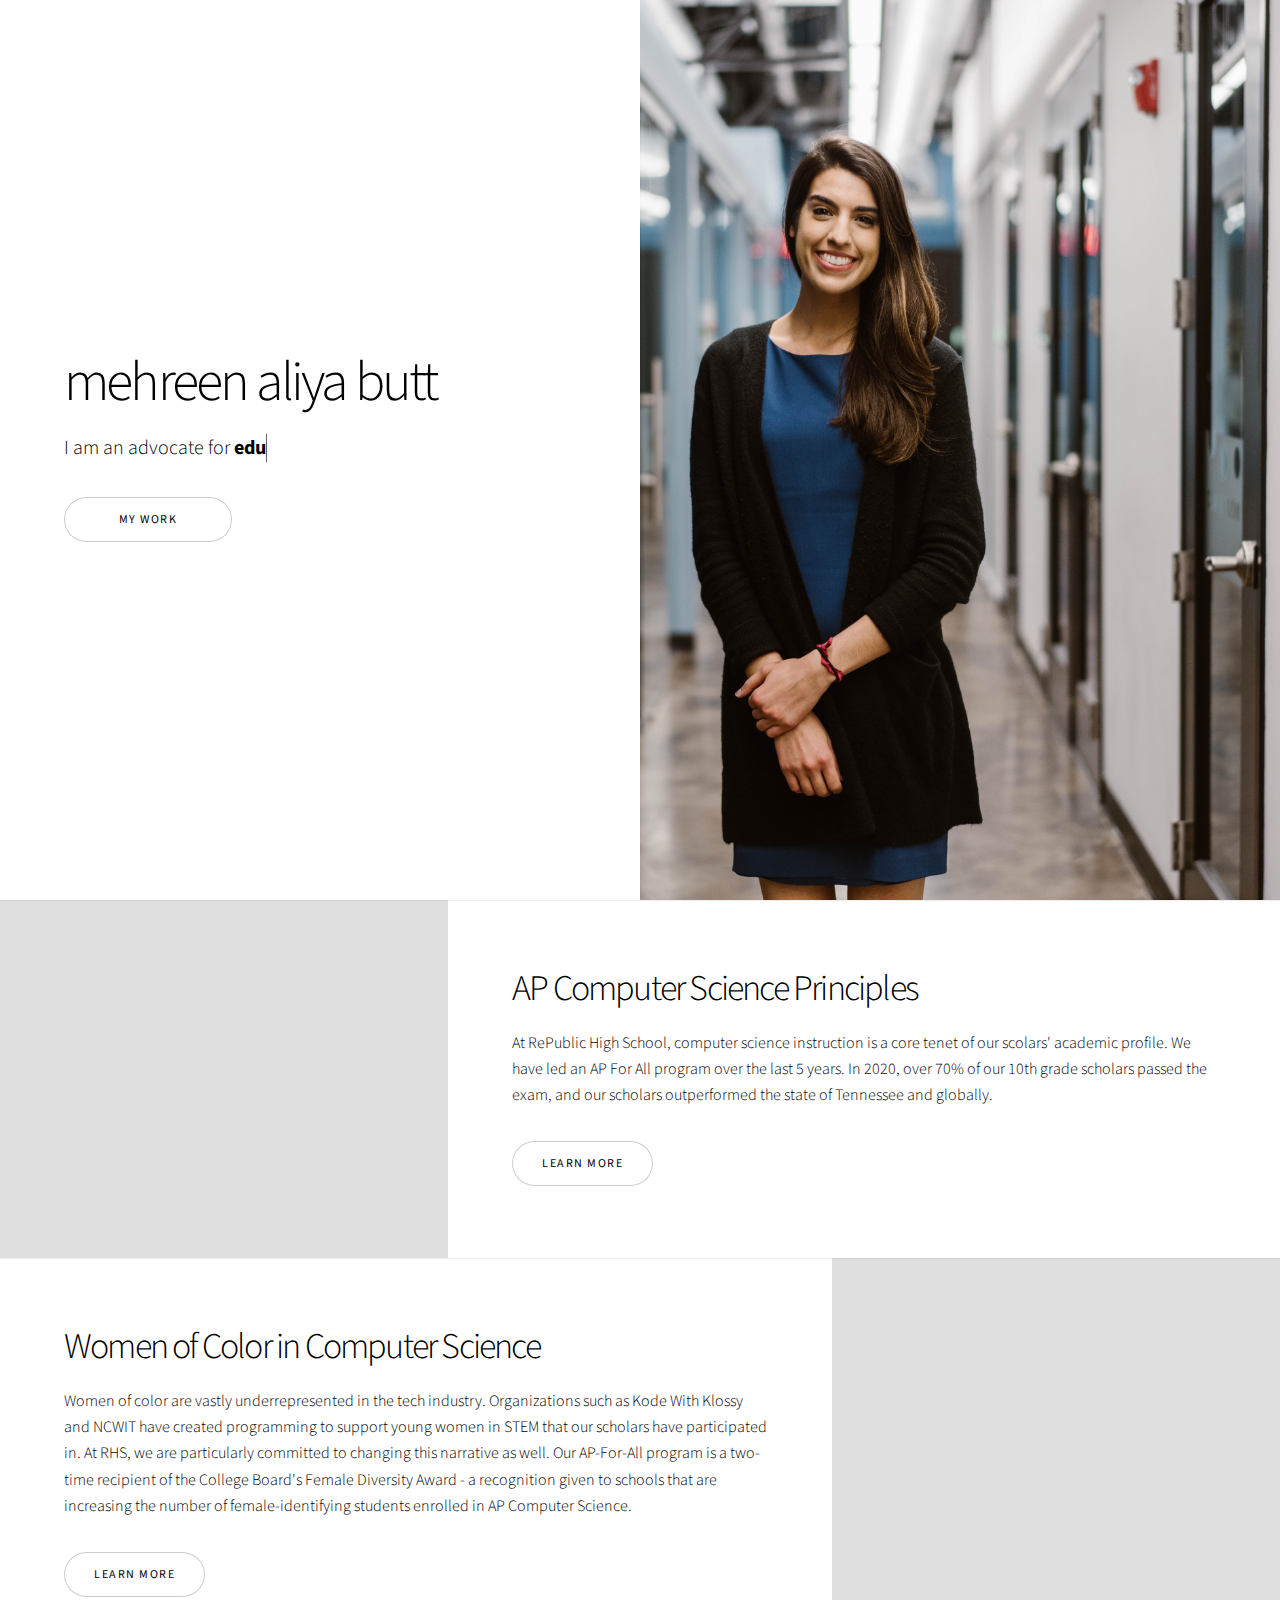
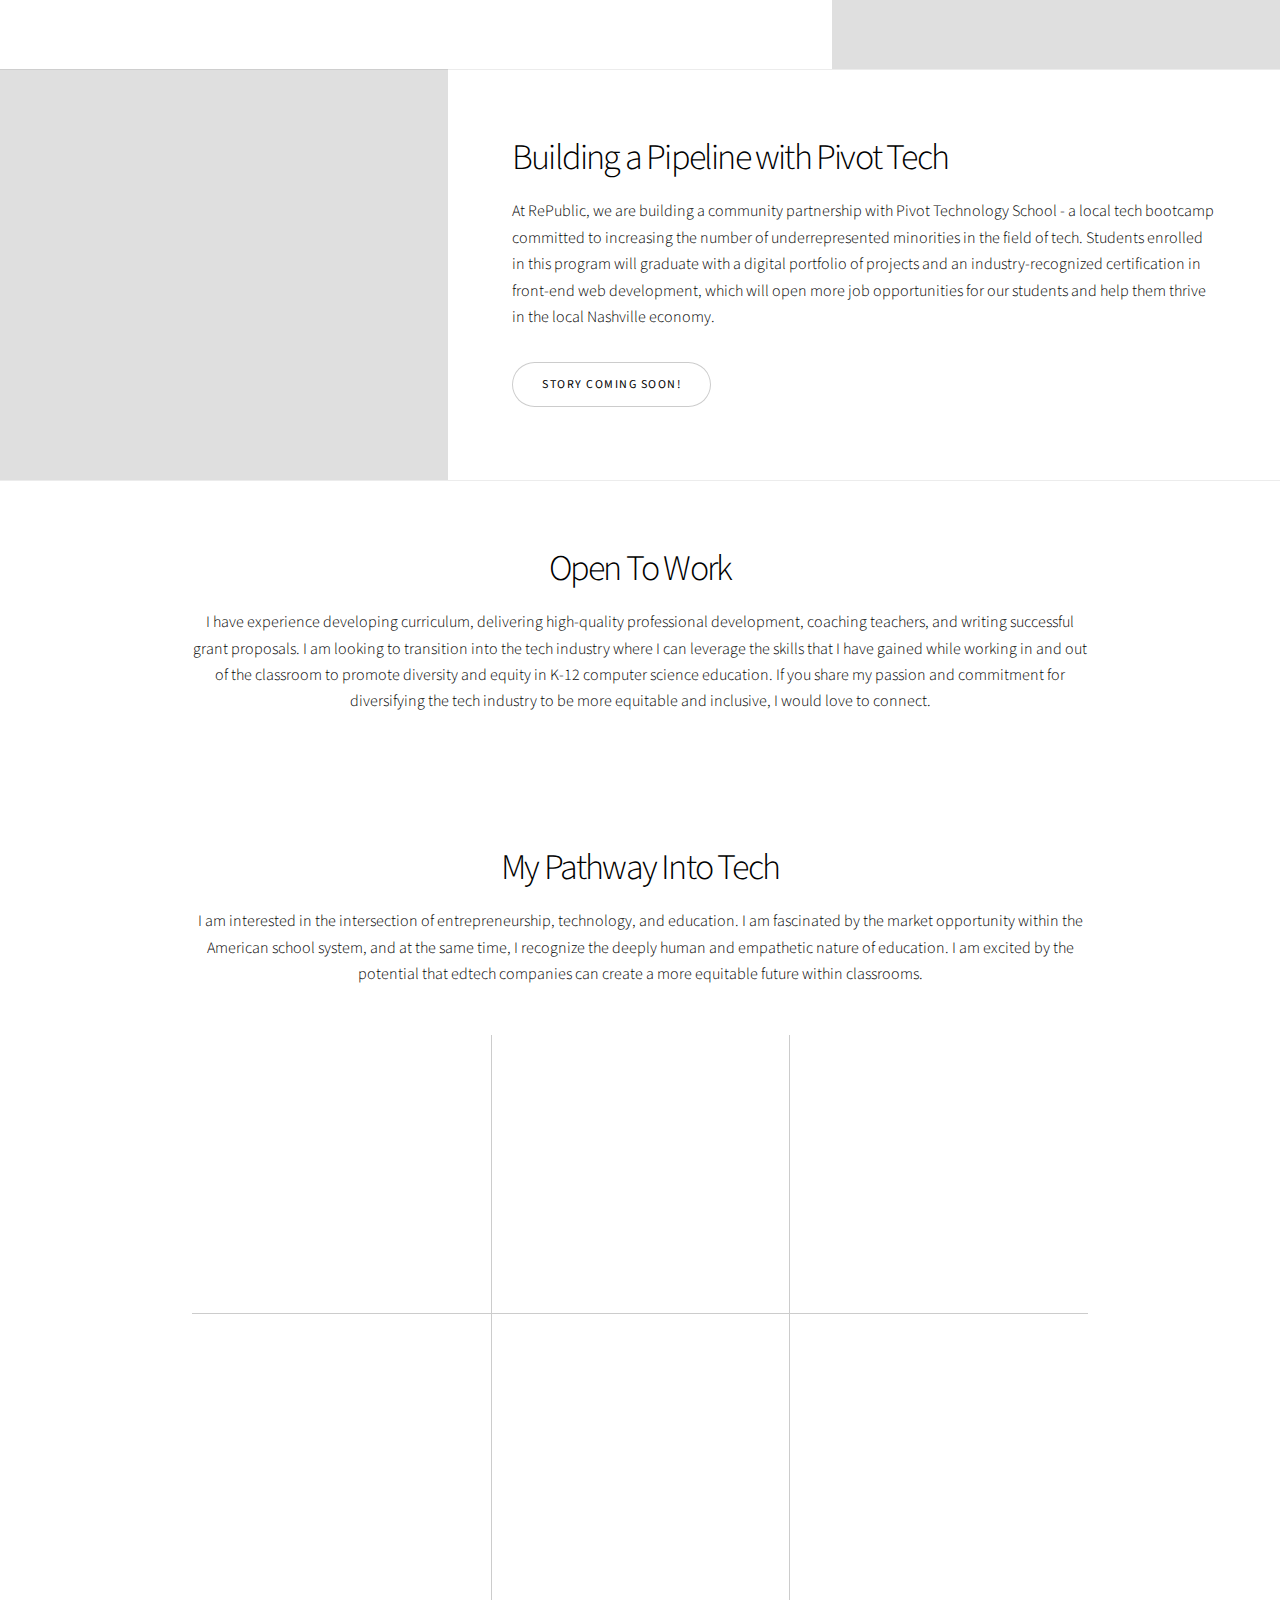
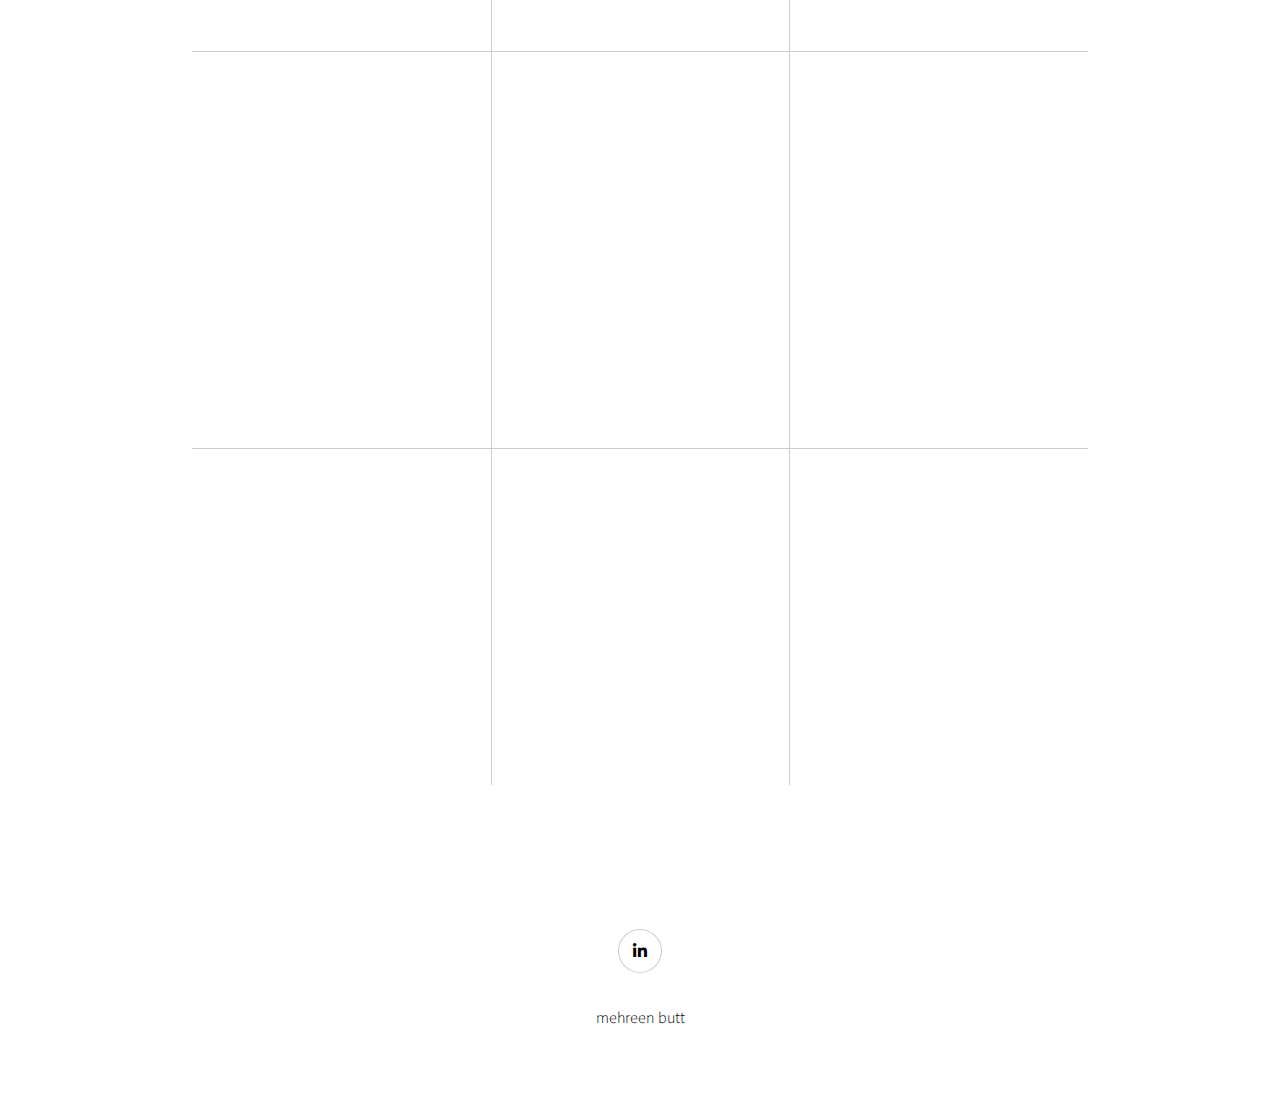
<file: index.html>
<!DOCTYPE HTML>
<!--
	Story by HTML5 UP
	html5up.net | @ajlkn
	Free for personal and commercial use under the CCA 3.0 license (html5up.net/license)
-->
<html>
	<head>
		<title>Mehreen Butt's Digital Portfolio</title>
		<meta charset="utf-8" />
		<meta name="viewport" content="width=device-width, initial-scale=1, user-scalable=no" />
		<link rel="stylesheet" href="assets/css/main.css" />
		<noscript><link rel="stylesheet" href="assets/css/noscript.css" /></noscript>
	</head>
	<body class="is-preload">

		<!-- Wrapper -->
			<div id="wrapper" class="divided">

				<!-- One -->
					<section class="banner style1 orient-left content-align-left image-position-right fullscreen onload-image-fade-in onload-content-fade-right">
						<div class="content">
							<h1>mehreen aliya butt</h1>
							<p class="major">I am an advocate for
			          <span id="advocate"
			             class="txt-rotate"
			             data-period="2000"
			             data-rotate='[ "education.", "diversity.", "equity.", "women.", "tech."]'>
			           </span></p>
							<ul class="actions stacked">
								<li><a href="#first" class="button big wide smooth-scroll-middle">My Work</a></li>
							</ul>
						</div>
						<div class="image">
							<img src="images/mehreen_butt.jpg" alt="" />
						</div>
					</section>

				<!-- Two -->
					<section class="spotlight style1 orient-right content-align-left image-position-center onscroll-image-fade-in" id="first">
						<div class="content">
							<h2>AP Computer Science Principles</h2>
							<p>At RePublic High School, computer science instruction is a core tenet of our scolars' academic profile. We have led an AP For All program over the last 5  years. In 2020, over 70% of our 10th grade scholars passed the exam, and our scholars outperformed the state of Tennessee and globally.</p>
							<ul class="actions stacked">
								<li><a href="https://republiccharterschools.org/blog/2020/7/28/celebrating-our-ap-computer-science-principles-results/" class="button" target="_blank">Learn More</a></li>
							</ul>
						</div>

						<div class="image">
							<img src="images/ap_results.jpg" alt="ap results picture" />
						</div>
					</section>

				<!-- Three -->
					<section class="spotlight style1 orient-left content-align-left image-position-center onscroll-image-fade-in">
						<div class="content">
							<h2>Women of Color in Computer Science</h2>
							<p>Women of color are vastly underrepresented in the tech industry. Organizations such as Kode With Klossy and NCWIT have created programming to support young women in STEM that our scholars have participated in. At RHS, we are particularly committed to changing this narrative as well. Our AP-For-All program is a two-time recipient of the College Board's Female Diversity Award - a recognition given to schools that are increasing the number of female-identifying students enrolled in AP Computer Science.</p>
							<ul class="actions stacked">
								<li><a href="https://republiccharterschools.org/blog/2019/04/02/mirrors-in-coding-what-it-means-to-have-women-of-color-teach-scholars-of-color-to-code/" class="button" target="_blank">Learn More</a></li>
							</ul>
						</div>
						<div class="image">
							<img src="images/mehreen_namita.jpg" alt="women in cs" />
						</div>
					</section>

				<!-- Four -->
					<section class="spotlight style1 orient-right content-align-left image-position-center onscroll-image-fade-in">
						<div class="content">
							<h2>Building a Pipeline with Pivot Tech</h2>
							<p>At RePublic, we are building a community partnership with Pivot Technology School - a local tech bootcamp committed to increasing the number of underrepresented minorities in the field of tech. Students enrolled in this program will graduate with a digital portfolio of projects and an industry-recognized certification in front-end web development, which will open more job opportunities for our students and help them thrive in the local Nashville economy.</p>
							<ul class="actions stacked">
								<li><a href="#" class="button" target="_blank">Story Coming Soon!</a></li>
							</ul>
						</div>
						<div class="image">
							<img src="images/pivottech.jpg" alt="pivot technology school" />
						</div>
					</section>

				<!-- Five -->
					<section class="wrapper style1 align-center">
						<div class="inner">
							<h2>Open To Work</h2>

							<p>
								I have experience developing curriculum, delivering high-quality professional development, coaching teachers, and writing successful grant proposals. I am looking to transition into the tech industry where I can leverage the skills that I have gained while working in and out of the classroom to promote diversity and equity in K-12 computer science education. If you share my passion and commitment for diversifying the tech industry to be more equitable and inclusive, I would love to connect.
							</p>
						</div>

						<!-- Gallery -->
							<!-- <div class="gallery style2 medium lightbox onscroll-fade-in">
								<article>
									<a href="images/gallery/fulls/01.jpg" class="image">
										<img src="images/gallery/thumbs/01.jpg" alt="" />
									</a>
									<div class="caption">
										<h3>Ipsum Dolor</h3>
										<p>Lorem ipsum dolor amet, consectetur magna etiam elit. Etiam sed ultrices.</p>
										<ul class="actions fixed">
											<li><span class="button small">Details</span></li>
										</ul>
									</div>
								</article>
								<article>
									<a href="images/gallery/fulls/02.jpg" class="image">
										<img src="images/gallery/thumbs/02.jpg" alt="" />
									</a>
									<div class="caption">
										<h3>Feugiat Lorem</h3>
										<p>Lorem ipsum dolor amet, consectetur magna etiam elit. Etiam sed ultrices.</p>
										<ul class="actions fixed">
											<li><span class="button small">Details</span></li>
										</ul>
									</div>
								</article>
								<article>
									<a href="images/gallery/fulls/03.jpg" class="image">
										<img src="images/gallery/thumbs/03.jpg" alt="" />
									</a>
									<div class="caption">
										<h3>Magna Amet</h3>
										<p>Lorem ipsum dolor amet, consectetur magna etiam elit. Etiam sed ultrices.</p>
										<ul class="actions fixed">
											<li><span class="button small">Details</span></li>
										</ul>
									</div>
								</article>
								<article>
									<a href="images/gallery/fulls/04.jpg" class="image">
										<img src="images/gallery/thumbs/04.jpg" alt="" />
									</a>
									<div class="caption">
										<h3>Sed Tempus</h3>
										<p>Lorem ipsum dolor amet, consectetur magna etiam elit. Etiam sed ultrices.</p>
										<ul class="actions fixed">
											<li><span class="button small">Details</span></li>
										</ul>
									</div>
								</article>
								<article>
									<a href="images/gallery/fulls/05.jpg" class="image">
										<img src="images/gallery/thumbs/05.jpg" alt="" />
									</a>
									<div class="caption">
										<h3>Ultrices Magna</h3>
										<p>Lorem ipsum dolor amet, consectetur magna etiam elit. Etiam sed ultrices.</p>
										<ul class="actions fixed">
											<li><span class="button small">Details</span></li>
										</ul>
									</div>
								</article>
								<article>
									<a href="images/gallery/fulls/06.jpg" class="image">
										<img src="images/gallery/thumbs/06.jpg" alt="" />
									</a>
									<div class="caption">
										<h3>Sed Tempus</h3>
										<p>Lorem ipsum dolor amet, consectetur magna etiam elit. Etiam sed ultrices.</p>
										<ul class="actions fixed">
											<li><span class="button small">Details</span></li>
										</ul>
									</div>
								</article>
								<article>
									<a href="images/gallery/fulls/07.jpg" class="image">
										<img src="images/gallery/thumbs/07.jpg" alt="" />
									</a>
									<div class="caption">
										<h3>Ipsum Lorem</h3>
										<p>Lorem ipsum dolor amet, consectetur magna etiam elit. Etiam sed ultrices.</p>
										<ul class="actions fixed">
											<li><span class="button small">Details</span></li>
										</ul>
									</div>
								</article>
								<article>
									<a href="images/gallery/fulls/08.jpg" class="image">
										<img src="images/gallery/thumbs/08.jpg" alt="" />
									</a>
									<div class="caption">
										<h3>Magna Risus</h3>
										<p>Lorem ipsum dolor amet, consectetur magna etiam elit. Etiam sed ultrices.</p>
										<ul class="actions fixed">
											<li><span class="button small">Details</span></li>
										</ul>
									</div>
								</article>
								<article>
									<a href="images/gallery/fulls/09.jpg" class="image">
										<img src="images/gallery/thumbs/09.jpg" alt="" />
									</a>
									<div class="caption">
										<h3>Tempus Dolor</h3>
										<p>Lorem ipsum dolor amet, consectetur magna etiam elit. Etiam sed ultrices.</p>
										<ul class="actions fixed">
											<li><span class="button small">Details</span></li>
										</ul>
									</div>
								</article>
								<article>
									<a href="images/gallery/fulls/10.jpg" class="image">
										<img src="images/gallery/thumbs/10.jpg" alt="" />
									</a>
									<div class="caption">
										<h3>Sed Etiam</h3>
										<p>Lorem ipsum dolor amet, consectetur magna etiam elit. Etiam sed ultrices.</p>
										<ul class="actions fixed">
											<li><span class="button small">Details</span></li>
										</ul>
									</div>
								</article>
								<article>
									<a href="images/gallery/fulls/11.jpg" class="image">
										<img src="images/gallery/thumbs/11.jpg" alt="" />
									</a>
									<div class="caption">
										<h3>Magna Lorem</h3>
										<p>Lorem ipsum dolor amet, consectetur magna etiam elit. Etiam sed ultrices.</p>
										<ul class="actions fixed">
											<li><span class="button small">Details</span></li>
										</ul>
									</div>
								</article>
								<article>
									<a href="images/gallery/fulls/12.jpg" class="image">
										<img src="images/gallery/thumbs/12.jpg" alt="" />
									</a>
									<div class="caption">
										<h3>Ipsum Dolor</h3>
										<p>Lorem ipsum dolor amet, consectetur magna etiam elit. Etiam sed ultrices.</p>
										<ul class="actions fixed">
											<li><span class="button small">Details</span></li>
										</ul>
									</div>
								</article>
							</div>

					</section> -->

				<!-- Six -->
					<section class="wrapper style1 align-center">
						<div class="inner">
							<h2>My Pathway Into Tech</h2>
							<p>I am interested in the intersection of entrepreneurship, technology, and education. I am fascinated by the market opportunity within the American school system, and at the same time, I recognize the deeply human and empathetic nature of education. I am excited by the potential that edtech companies can create a more equitable future within classrooms.</p>
							<div class="items style1 medium onscroll-fade-in">
								<section>
									<!-- <span class="icon style2 major fa-gem"></span> -->
									<h3><strong>University of Rochester</strong></h3>
									<p><strong>2013:</strong> I graduated with a double major in Biology and German from the University of Rochester.</p>
								</section>
								<section>
									<!-- <span class="icon solid style2 major fa-save"></span> -->
									<h3><strong>Teach For America</strong></h3>
									<p><strong>2013:</strong> I was a part of the Greater Mississippi Delta 2013 Corps and taught physical science at Terry High School. I helped launch the <a href="https://www.kidscodems.org/dev4ms/" target="_blank">first civic hackathon</a> for HS students in the state of Mississippi.</p>
								</section>
								<section>
									<!-- <span class="icon solid style2 major fa-chart-bar"></span> -->
									<h3><strong>Startup Weekend</strong></h3>
									<p><strong>2015:</strong> I participated in an edtech-focused Startup Weekend in Jackson, Mississippi that helped lead to founding Brydge4Schools. Read more about our parental engagement app <a href="https://www.innovate.ms/brydge4schools-encourages_parents/" target="_blank">here</a>.</p>
								</section>
								<section>
									<!-- <span class="icon solid style2 major fa-wifi"></span> -->
									<h3><strong>Midtown Public Charter School</strong></h3>
									<p><strong>2015:</strong> I was the founding computer science teacher at one of the first charter schools in the state of Mississippi and organized local middle school hackathon competitions. Learn more about our program <a href="https://www.wjtv.com/news/a-technology-program-hopes-to-inspire-mississippi-kids/" target="_blank">here</a>.</p>
								</section>
								<section>
									<!-- <span class="icon solid style2 major fa-cog"></span> -->
									<h3><strong>The Lean Lab Summer Accelerator</strong></h3>
									<p><strong>Summer of 2016:</strong> I represented Brydge4Schools in a pitch competition to secure additional funding and mentorship. Read more <a href="https://medium.com/the-lean-lab/5-startup-teams-engage-with-kansas-city-community-to-bring-innovative-ideas-to-its-urban-schools-1414b9aa9f72" target="_blank">here</a> and <a href="https://medium.com/the-lean-lab/week-1-the-importance-of-iteration-and-the-lean-startup-model-1b329cf0ed9f" target="_blank">here</a> about our parental engagement application.</p>
								</section>
								<section>
									<!-- <span class="icon solid style2 major fa-desktop"></span> -->
									<h3><strong>4.0 Schools Tiny Fellowship</strong></h3>
									<p><strong>2016:</strong> Brydge4Schools participated in the Tiny Fellowship, securing additional funding, and working to expand outreach to more schools.</p>
								</section>
								<section>
									<!-- <span class="icon style2 major fa-paper-plane"></span> -->
									<h3><strong>Diversity Fellow - Nashville Entrepreneur Center</strong></h3>
									<p><strong>2017:</strong> The Nashville Entrepreneur Center offers diversity scholarships for their In-Flight program to increase the diversity of start-up founders. Brydge4Schools participated in this program to help expand our impact to schools.</p>
								</section>
								<section>
									<!-- <span class="icon solid style2 major fa-sync-alt"></span> -->
									<h3><strong>Yale ELC Finalist</strong></h3>
									<p><strong>2017:</strong> Brydge4Schools pitched at the Education as Empowerment Conference as a finalist for the Booth-Yale SOM Education Business Plan Competition.</p>
								</section>
								<section>
									<!-- <span class="icon solid style2 major fa-hashtag"></span> -->
									<h3><strong>Middle Tennessee NCWIT Educator Award 2017</strong></h3>
									<p><strong>2017:</strong> At RHS, we have had several NCWIT scholar winners. In 2017, I received the NCWIT Educator Award for Middle Tennessee. Read more <a href="https://www.aspirations.org/users/mehreen-107798" target="_blank">here</a>.</p>
								</section>
								<section>
									<!-- <span class="icon solid style2 major fa-bolt"></span> -->
									<h3><strong>RePublic Charter Schools 2020 AP CSP Results</strong></h3>
									<p><strong>2020: </strong> Our AP-For-All program achieved greater than 70% passage on the AP CSP exam, with RHS scholars outperforming the state of TN and globally. Read about our program <a href="https://tn.chalkbeat.org/2019/5/13/21108185/this-tennessee-educator-wants-to-build-the-future-of-computer-science-especially-for-students-of-col" target="_blank">here</a> and our results <a href="https://republiccharterschools.org/blog/2020/7/28/celebrating-our-ap-computer-science-principles-results/" target="_blank">here</a>.</p>
								</section>
								<section>
									<!-- <span class="icon solid style2 major fa-envelope"></span> -->
									<h3><strong>Meet the Moment Grant Recipient</strong></h3>
									<p><strong>2020: </strong> RePublic Schools received a $25,000 grant from Youth Entrepreneurs and the Vela Foundation to support our Pivot-RePublic industry readiness program.</p>
								</section>
								<section>
									<!-- <span class="icon solid style2 major fa-leaf"></span> -->
									<h3><strong>Nashville Technology Council Finalist</strong></h3>
									<p><strong>2020: </strong> I was recognized as one of just three Diversity and Inclusion Advocate of the Year finalists by the Nashville Technology Council. Read more <a href="https://www.nashvillepost.com/business/technology/article/21144959/ntc-names-21-awards-finalists" target="_blank">here</a> about the 12th annual NTC awards.</p>
								</section>
							</div>
						</div>
					</section>

				<!-- Seven -->
					<!-- <section class="wrapper style1 align-center">
						<div class="inner medium">
							<h2>Get in touch</h2>
							<form method="post" action="#">
								<div class="fields">
									<div class="field half">
										<label for="name">Name</label>
										<input type="text" name="name" id="name" value="" />
									</div>
									<div class="field half">
										<label for="email">Email</label>
										<input type="email" name="email" id="email" value="" />
									</div>
									<div class="field">
										<label for="message">Message</label>
										<textarea name="message" id="message" rows="6"></textarea>
									</div>
								</div>
								<ul class="actions special">
									<li><input type="submit" name="submit" id="submit" value="Send Message" /></li>
								</ul>
							</form>

						</div>
					</section> -->

				<!-- Footer -->
					<footer class="wrapper style1 align-center">
						<div class="inner">
							<ul class="icons">
								<!-- <li><a href="#" class="icon brands style2 fa-twitter"><span class="label">Twitter</span></a></li>
								<li><a href="#" class="icon brands style2 fa-instagram"><span class="label">Instagram</span></a></li> -->
								<li><a href="https://www.linkedin.com/in/mehreenb/" class="icon brands style2 fa-linkedin-in" target="_blank"><span class="label">LinkedIn</span></a></li>
								<!-- <li><a href="#" class="icon style2 fa-envelope"><span class="label">Email</span></a></li> -->
							</ul>
							<p>mehreen butt</p>
						</div>
					</footer>

			</div>

		<!-- Scripts -->
			<script src="assets/js/jquery.min.js"></script>
			<script src="assets/js/jquery.scrollex.min.js"></script>
			<script src="assets/js/jquery.scrolly.min.js"></script>
			<script src="assets/js/browser.min.js"></script>
			<script src="assets/js/breakpoints.min.js"></script>
			<script src="assets/js/util.js"></script>
			<script src="assets/js/main.js"></script>

	</body>
</html>
</file>
<file: assets/css/noscript.css>
/*
	Story by HTML5 UP
	html5up.net | @ajlkn
	Free for personal and commercial use under the CCA 3.0 license (html5up.net/license)
*/

/* Banner (transitions) */

	.banner.onload-content-fade-up .content {
		-moz-transition: none;
		-webkit-transition: none;
		-ms-transition: none;
		transition: none;
	}

	body.is-preload .banner.onload-content-fade-up .content {
		-moz-transform: none;
		-webkit-transform: none;
		-ms-transform: none;
		transform: none;
		opacity: 1;
	}

	.banner.onload-content-fade-down .content {
		-moz-transition: none;
		-webkit-transition: none;
		-ms-transition: none;
		transition: none;
	}

	body.is-preload .banner.onload-content-fade-down .content {
		-moz-transform: none;
		-webkit-transform: none;
		-ms-transform: none;
		transform: none;
		opacity: 1;
	}

	.banner.onload-content-fade-left .content {
		-moz-transition: none;
		-webkit-transition: none;
		-ms-transition: none;
		transition: none;
	}

	body.is-preload .banner.onload-content-fade-left .content {
		-moz-transform: none;
		-webkit-transform: none;
		-ms-transform: none;
		transform: none;
		opacity: 1;
	}

	.banner.onload-content-fade-right .content {
		-moz-transition: none;
		-webkit-transition: none;
		-ms-transition: none;
		transition: none;
	}

	body.is-preload .banner.onload-content-fade-right .content {
		-moz-transform: none;
		-webkit-transform: none;
		-ms-transform: none;
		transform: none;
		opacity: 1;
	}

	.banner.onload-content-fade-in .content {
		-moz-transition: none;
		-webkit-transition: none;
		-ms-transition: none;
		transition: none;
	}

	body.is-preload .banner.onload-content-fade-in .content {
		-moz-transform: none;
		-webkit-transform: none;
		-ms-transform: none;
		transform: none;
		opacity: 1;
	}

	.banner.onload-image-fade-up .image {
		-moz-transition: none;
		-webkit-transition: none;
		-ms-transition: none;
		transition: none;
	}

		.banner.onload-image-fade-up .image img {
			-moz-transition: none;
			-webkit-transition: none;
			-ms-transition: none;
			transition: none;
		}

	body.is-preload .banner.onload-image-fade-up .image {
		-moz-transform: none;
		-webkit-transform: none;
		-ms-transform: none;
		transform: none;
		opacity: 1;
	}

		body.is-preload .banner.onload-image-fade-up .image img {
			opacity: 1;
		}

	.banner.onload-image-fade-down .image {
		-moz-transition: none;
		-webkit-transition: none;
		-ms-transition: none;
		transition: none;
	}

		.banner.onload-image-fade-down .image img {
			-moz-transition: none;
			-webkit-transition: none;
			-ms-transition: none;
			transition: none;
		}

	body.is-preload .banner.onload-image-fade-down .image {
		-moz-transform: none;
		-webkit-transform: none;
		-ms-transform: none;
		transform: none;
		opacity: 1;
	}

		body.is-preload .banner.onload-image-fade-down .image img {
			opacity: 1;
		}

	.banner.onload-image-fade-left .image {
		-moz-transition: none;
		-webkit-transition: none;
		-ms-transition: none;
		transition: none;
	}

		.banner.onload-image-fade-left .image img {
			-moz-transition: none;
			-webkit-transition: none;
			-ms-transition: none;
			transition: none;
		}

	body.is-preload .banner.onload-image-fade-left .image {
		-moz-transform: none;
		-webkit-transform: none;
		-ms-transform: none;
		transform: none;
		opacity: 1;
	}

		body.is-preload .banner.onload-image-fade-left .image img {
			opacity: 1;
		}

	.banner.onload-image-fade-right .image {
		-moz-transition: none;
		-webkit-transition: none;
		-ms-transition: none;
		transition: none;
	}

		.banner.onload-image-fade-right .image img {
			-moz-transition: none;
			-webkit-transition: none;
			-ms-transition: none;
			transition: none;
		}

	body.is-preload .banner.onload-image-fade-right .image {
		-moz-transform: none;
		-webkit-transform: none;
		-ms-transform: none;
		transform: none;
		opacity: 1;
	}

		body.is-preload .banner.onload-image-fade-right .image img {
			opacity: 1;
		}

	.banner.onload-image-fade-in .image img {
		-moz-transition: none;
		-webkit-transition: none;
		-ms-transition: none;
		transition: none;
	}

	body.is-preload .banner.onload-image-fade-in .image img {
		opacity: 1;
	}

	.banner.onscroll-content-fade-up .content {
		-moz-transition: none;
		-webkit-transition: none;
		-ms-transition: none;
		transition: none;
	}

	.banner.onscroll-content-fade-up.is-inactive .content {
		-moz-transform: none;
		-webkit-transform: none;
		-ms-transform: none;
		transform: none;
		opacity: 1;
	}

	.banner.onscroll-content-fade-down .content {
		-moz-transition: none;
		-webkit-transition: none;
		-ms-transition: none;
		transition: none;
	}

	.banner.onscroll-content-fade-down.is-inactive .content {
		-moz-transform: none;
		-webkit-transform: none;
		-ms-transform: none;
		transform: none;
		opacity: 1;
	}

	.banner.onscroll-content-fade-left .content {
		-moz-transition: none;
		-webkit-transition: none;
		-ms-transition: none;
		transition: none;
	}

	.banner.onscroll-content-fade-left.is-inactive .content {
		-moz-transform: none;
		-webkit-transform: none;
		-ms-transform: none;
		transform: none;
		opacity: 1;
	}

	.banner.onscroll-content-fade-right .content {
		-moz-transition: none;
		-webkit-transition: none;
		-ms-transition: none;
		transition: none;
	}

	.banner.onscroll-content-fade-right.is-inactive .content {
		-moz-transform: none;
		-webkit-transform: none;
		-ms-transform: none;
		transform: none;
		opacity: 1;
	}

	.banner.onscroll-content-fade-in .content {
		-moz-transition: none;
		-webkit-transition: none;
		-ms-transition: none;
		transition: none;
	}

	.banner.onscroll-content-fade-in.is-inactive .content {
		-moz-transform: none;
		-webkit-transform: none;
		-ms-transform: none;
		transform: none;
		opacity: 1;
	}

	.banner.onscroll-image-fade-up .image {
		-moz-transition: none;
		-webkit-transition: none;
		-ms-transition: none;
		transition: none;
	}

		.banner.onscroll-image-fade-up .image img {
			-moz-transition: none;
			-webkit-transition: none;
			-ms-transition: none;
			transition: none;
		}

	.banner.onscroll-image-fade-up.is-inactive .image {
		-moz-transform: none;
		-webkit-transform: none;
		-ms-transform: none;
		transform: none;
		opacity: 1;
	}

		.banner.onscroll-image-fade-up.is-inactive .image img {
			opacity: 1;
		}

	.banner.onscroll-image-fade-down .image {
		-moz-transition: none;
		-webkit-transition: none;
		-ms-transition: none;
		transition: none;
	}

		.banner.onscroll-image-fade-down .image img {
			-moz-transition: none;
			-webkit-transition: none;
			-ms-transition: none;
			transition: none;
		}

	.banner.onscroll-image-fade-down.is-inactive .image {
		-moz-transform: none;
		-webkit-transform: none;
		-ms-transform: none;
		transform: none;
		opacity: 1;
	}

		.banner.onscroll-image-fade-down.is-inactive .image img {
			opacity: 1;
		}

	.banner.onscroll-image-fade-left .image {
		-moz-transition: none;
		-webkit-transition: none;
		-ms-transition: none;
		transition: none;
	}

		.banner.onscroll-image-fade-left .image img {
			-moz-transition: none;
			-webkit-transition: none;
			-ms-transition: none;
			transition: none;
		}

	.banner.onscroll-image-fade-left.is-inactive .image {
		-moz-transform: none;
		-webkit-transform: none;
		-ms-transform: none;
		transform: none;
		opacity: 1;
	}

		.banner.onscroll-image-fade-left.is-inactive .image img {
			opacity: 1;
		}

	.banner.onscroll-image-fade-right .image {
		-moz-transition: none;
		-webkit-transition: none;
		-ms-transition: none;
		transition: none;
	}

		.banner.onscroll-image-fade-right .image img {
			-moz-transition: none;
			-webkit-transition: none;
			-ms-transition: none;
			transition: none;
		}

	.banner.onscroll-image-fade-right.is-inactive .image {
		-moz-transform: none;
		-webkit-transform: none;
		-ms-transform: none;
		transform: none;
		opacity: 1;
	}

		.banner.onscroll-image-fade-right.is-inactive .image img {
			opacity: 1;
		}

	.banner.onscroll-image-fade-in .image img {
		-moz-transition: none;
		-webkit-transition: none;
		-ms-transition: none;
		transition: none;
	}

	.banner.onscroll-image-fade-in.is-inactive .image img {
		opacity: 1;
	}
</file>
<file: assets/css/main.css>
@import url(fontawesome-all.min.css);
@import url("https://fonts.googleapis.com/css?family=Source+Sans+Pro:300,300i,400,400i");

/*
	Story by HTML5 UP
	html5up.net | @ajlkn
	Free for personal and commercial use under the CCA 3.0 license (html5up.net/license)
*/

#advocate{
  font-weight: bold;
}

html, body, div, span, applet, object,
iframe, h1, h2, h3, h4, h5, h6, p, blockquote,
pre, a, abbr, acronym, address, big, cite,
code, del, dfn, em, img, ins, kbd, q, s, samp,
small, strike, strong, sub, sup, tt, var, b,
u, i, center, dl, dt, dd, ol, ul, li, fieldset,
form, label, legend, table, caption, tbody,
tfoot, thead, tr, th, td, article, aside,
canvas, details, embed, figure, figcaption,
footer, header, hgroup, menu, nav, output, ruby,
section, summary, time, mark, audio, video {
	margin: 0;
	padding: 0;
	border: 0;
	font-size: 100%;
	font: inherit;
	vertical-align: baseline;}

article, aside, details, figcaption, figure,
footer, header, hgroup, menu, nav, section {
	display: block;}

body {
	line-height: 1;
}

ol, ul {
	list-style: none;
}

blockquote, q {
	quotes: none;
}

	blockquote:before, blockquote:after, q:before, q:after {
		content: '';
		content: none;
	}

table {
	border-collapse: collapse;
	border-spacing: 0;
}

body {
	-webkit-text-size-adjust: none;
}

mark {
	background-color: transparent;
	color: inherit;
}

input::-moz-focus-inner {
	border: 0;
	padding: 0;
}

input, select, textarea {
	-moz-appearance: none;
	-webkit-appearance: none;
	-ms-appearance: none;
	appearance: none;
}

/* Basic */

	@-ms-viewport {
		width: device-width;
	}

	body {
		-ms-overflow-style: scrollbar;
	}

	@media screen and (max-width: 480px) {

		html, body {
			min-width: 320px;
		}

	}

	html {
		box-sizing: border-box;
	}

	*, *:before, *:after {
		box-sizing: inherit;
	}

	body {
		background: #ffffff;
	}

		body.is-preload *, body.is-preload *:before, body.is-preload *:after {
			-moz-animation: none !important;
			-webkit-animation: none !important;
			-ms-animation: none !important;
			animation: none !important;
			-moz-transition: none !important;
			-webkit-transition: none !important;
			-ms-transition: none !important;
			transition: none !important;
		}

/* Type */

	html {
		font-size: 18pt;
	}

		@media screen and (max-width: 1680px) {

			html {
				font-size: 14pt;
			}

		}

		@media screen and (max-width: 1280px) {

			html {
				font-size: 12pt;
			}

		}

		@media screen and (max-width: 736px) {

			html {
				font-size: 11pt;
			}

		}

		@media screen and (max-width: 360px) {

			html {
				font-size: 10pt;
			}

		}

	body {
		background-color: #ffffff;
		color: #000000;
	}

	body, input, select, textarea {
		font-family: "Source Sans Pro", Helvetica, sans-serif;
		font-size: 1rem;
		font-weight: 300;
		line-height: 1.65;
	}

	a {
		-moz-transition: color 0.2s ease-in-out;
		-webkit-transition: color 0.2s ease-in-out;
		-ms-transition: color 0.2s ease-in-out;
		transition: color 0.2s ease-in-out;
		text-decoration: underline;
	}

		a:hover {
			text-decoration: none;
		}

	strong, b {
		font-weight: 400;
	}

	em, i {
		font-style: italic;
	}

	p {
		margin: 0 0 2rem 0;
	}

		p.major {
			font-size: 1.25rem;
		}

	h1, h2, h3, h4, h5, h6 {
		font-weight: 300;
		line-height: 1.375;
		letter-spacing: -0.05em;
		margin: 0 0 1rem 0;
	}

		h1 a, h2 a, h3 a, h4 a, h5 a, h6 a {
			color: inherit;
			text-decoration: none;
		}

	h1 {
		font-size: 3.5rem;
		line-height: 1.2;
	}

	h2 {
		font-size: 2.25rem;
	}

	h3 {
		font-size: 1.5rem;
	}

	h4 {
		font-size: 1.1rem;
	}

	h5 {
		font-size: 0.9rem;
	}

	h6 {
		font-size: 0.7rem;
	}

	sub {
		font-size: 0.8rem;
		position: relative;
		top: 0.5rem;
	}

	sup {
		font-size: 0.8rem;
		position: relative;
		top: -0.5rem;
	}

	blockquote {
		border-left: solid 4px;
		font-style: italic;
		margin: 0 0 2rem 0;
		padding: 0.5rem 0 0.5rem 2rem;
	}

	code {
		border-radius: 4px;
		font-family: "Courier New", monospace;
		font-size: 0.9em;
		margin: 0 0.25rem;
		padding: 0.25rem 0.325rem;
	}

	pre {
		-webkit-overflow-scrolling: touch;
		font-family: "Courier New", monospace;
		font-size: 0.9em;
		margin: 0 0 2rem 0;
	}

		pre code {
			display: block;
			line-height: 1.5;
			padding: 0.75rem 1rem;
			overflow-x: auto;
		}

	hr {
		border: 0;
		border-bottom: solid 1px;
		margin: 2.5rem 0;
	}

		hr.major {
			margin: 3.5rem 0;
		}

	.align-left {
		text-align: left;
	}

	.align-center {
		text-align: center;
	}

	.align-right {
		text-align: right;
	}

	@media screen and (max-width: 736px) {

		p.major {
			font-size: 1.1rem;
		}

		h1 {
			font-size: 2.5rem;
		}

		h2 {
			font-size: 2rem;
		}

		h3 {
			font-size: 1.25rem;
		}

		h4 {
			font-size: 1rem;
		}

	}

	input, select, textarea {
		color: #000000;
	}

	a {
		color: #000000;
	}

		a:hover {
			color: #47D3E5;
		}

	strong, b {
		color: #000000;
	}

	h1, h2, h3, h4, h5, h6 {
		color: #000000;
	}

	blockquote {
		border-left-color: rgba(0, 0, 0, 0.2);
	}

	code {
		background: rgba(0, 0, 0, 0.05);
		border-color: rgba(0, 0, 0, 0.2);
	}

	hr {
		border-bottom-color: rgba(0, 0, 0, 0.2);
	}

/* Row */

	.row {
		display: flex;
		flex-wrap: wrap;
		box-sizing: border-box;
		align-items: stretch;
	}

		.row > * {
			box-sizing: border-box;
		}

		.row.gtr-uniform > * > :last-child {
			margin-bottom: 0;
		}

		.row.aln-left {
			justify-content: flex-start;
		}

		.row.aln-center {
			justify-content: center;
		}

		.row.aln-right {
			justify-content: flex-end;
		}

		.row.aln-top {
			align-items: flex-start;
		}

		.row.aln-middle {
			align-items: center;
		}

		.row.aln-bottom {
			align-items: flex-end;
		}

		.row > .imp {
			order: -1;
		}

		.row > .col-1 {
			width: 8.33333%;
		}

		.row > .off-1 {
			margin-left: 8.33333%;
		}

		.row > .col-2 {
			width: 16.66667%;
		}

		.row > .off-2 {
			margin-left: 16.66667%;
		}

		.row > .col-3 {
			width: 25%;
		}

		.row > .off-3 {
			margin-left: 25%;
		}

		.row > .col-4 {
			width: 33.33333%;
		}

		.row > .off-4 {
			margin-left: 33.33333%;
		}

		.row > .col-5 {
			width: 41.66667%;
		}

		.row > .off-5 {
			margin-left: 41.66667%;
		}

		.row > .col-6 {
			width: 50%;
		}

		.row > .off-6 {
			margin-left: 50%;
		}

		.row > .col-7 {
			width: 58.33333%;
		}

		.row > .off-7 {
			margin-left: 58.33333%;
		}

		.row > .col-8 {
			width: 66.66667%;
		}

		.row > .off-8 {
			margin-left: 66.66667%;
		}

		.row > .col-9 {
			width: 75%;
		}

		.row > .off-9 {
			margin-left: 75%;
		}

		.row > .col-10 {
			width: 83.33333%;
		}

		.row > .off-10 {
			margin-left: 83.33333%;
		}

		.row > .col-11 {
			width: 91.66667%;
		}

		.row > .off-11 {
			margin-left: 91.66667%;
		}

		.row > .col-12 {
			width: 100%;
		}

		.row > .off-12 {
			margin-left: 100%;
		}

		.row.gtr-0 {
			margin-top: 0;
			margin-left: 0rem;
		}

			.row.gtr-0 > * {
				padding: 0 0 0 0rem;
			}

			.row.gtr-0.gtr-uniform {
				margin-top: 0rem;
			}

				.row.gtr-0.gtr-uniform > * {
					padding-top: 0rem;
				}

		.row.gtr-25 {
			margin-top: 0;
			margin-left: -0.5rem;
		}

			.row.gtr-25 > * {
				padding: 0 0 0 0.5rem;
			}

			.row.gtr-25.gtr-uniform {
				margin-top: -0.5rem;
			}

				.row.gtr-25.gtr-uniform > * {
					padding-top: 0.5rem;
				}

		.row.gtr-50 {
			margin-top: 0;
			margin-left: -1rem;
		}

			.row.gtr-50 > * {
				padding: 0 0 0 1rem;
			}

			.row.gtr-50.gtr-uniform {
				margin-top: -1rem;
			}

				.row.gtr-50.gtr-uniform > * {
					padding-top: 1rem;
				}

		.row {
			margin-top: 0;
			margin-left: -2rem;
		}

			.row > * {
				padding: 0 0 0 2rem;
			}

			.row.gtr-uniform {
				margin-top: -2rem;
			}

				.row.gtr-uniform > * {
					padding-top: 2rem;
				}

		.row.gtr-150 {
			margin-top: 0;
			margin-left: -3rem;
		}

			.row.gtr-150 > * {
				padding: 0 0 0 3rem;
			}

			.row.gtr-150.gtr-uniform {
				margin-top: -3rem;
			}

				.row.gtr-150.gtr-uniform > * {
					padding-top: 3rem;
				}

		.row.gtr-200 {
			margin-top: 0;
			margin-left: -4rem;
		}

			.row.gtr-200 > * {
				padding: 0 0 0 4rem;
			}

			.row.gtr-200.gtr-uniform {
				margin-top: -4rem;
			}

				.row.gtr-200.gtr-uniform > * {
					padding-top: 4rem;
				}

		@media screen and (max-width: 1680px) {

			.row {
				display: flex;
				flex-wrap: wrap;
				box-sizing: border-box;
				align-items: stretch;
			}

				.row > * {
					box-sizing: border-box;
				}

				.row.gtr-uniform > * > :last-child {
					margin-bottom: 0;
				}

				.row.aln-left {
					justify-content: flex-start;
				}

				.row.aln-center {
					justify-content: center;
				}

				.row.aln-right {
					justify-content: flex-end;
				}

				.row.aln-top {
					align-items: flex-start;
				}

				.row.aln-middle {
					align-items: center;
				}

				.row.aln-bottom {
					align-items: flex-end;
				}

				.row > .imp-xlarge {
					order: -1;
				}

				.row > .col-1-xlarge {
					width: 8.33333%;
				}

				.row > .off-1-xlarge {
					margin-left: 8.33333%;
				}

				.row > .col-2-xlarge {
					width: 16.66667%;
				}

				.row > .off-2-xlarge {
					margin-left: 16.66667%;
				}

				.row > .col-3-xlarge {
					width: 25%;
				}

				.row > .off-3-xlarge {
					margin-left: 25%;
				}

				.row > .col-4-xlarge {
					width: 33.33333%;
				}

				.row > .off-4-xlarge {
					margin-left: 33.33333%;
				}

				.row > .col-5-xlarge {
					width: 41.66667%;
				}

				.row > .off-5-xlarge {
					margin-left: 41.66667%;
				}

				.row > .col-6-xlarge {
					width: 50%;
				}

				.row > .off-6-xlarge {
					margin-left: 50%;
				}

				.row > .col-7-xlarge {
					width: 58.33333%;
				}

				.row > .off-7-xlarge {
					margin-left: 58.33333%;
				}

				.row > .col-8-xlarge {
					width: 66.66667%;
				}

				.row > .off-8-xlarge {
					margin-left: 66.66667%;
				}

				.row > .col-9-xlarge {
					width: 75%;
				}

				.row > .off-9-xlarge {
					margin-left: 75%;
				}

				.row > .col-10-xlarge {
					width: 83.33333%;
				}

				.row > .off-10-xlarge {
					margin-left: 83.33333%;
				}

				.row > .col-11-xlarge {
					width: 91.66667%;
				}

				.row > .off-11-xlarge {
					margin-left: 91.66667%;
				}

				.row > .col-12-xlarge {
					width: 100%;
				}

				.row > .off-12-xlarge {
					margin-left: 100%;
				}

				.row.gtr-0 {
					margin-top: 0;
					margin-left: 0rem;
				}

					.row.gtr-0 > * {
						padding: 0 0 0 0rem;
					}

					.row.gtr-0.gtr-uniform {
						margin-top: 0rem;
					}

						.row.gtr-0.gtr-uniform > * {
							padding-top: 0rem;
						}

				.row.gtr-25 {
					margin-top: 0;
					margin-left: -0.5rem;
				}

					.row.gtr-25 > * {
						padding: 0 0 0 0.5rem;
					}

					.row.gtr-25.gtr-uniform {
						margin-top: -0.5rem;
					}

						.row.gtr-25.gtr-uniform > * {
							padding-top: 0.5rem;
						}

				.row.gtr-50 {
					margin-top: 0;
					margin-left: -1rem;
				}

					.row.gtr-50 > * {
						padding: 0 0 0 1rem;
					}

					.row.gtr-50.gtr-uniform {
						margin-top: -1rem;
					}

						.row.gtr-50.gtr-uniform > * {
							padding-top: 1rem;
						}

				.row {
					margin-top: 0;
					margin-left: -2rem;
				}

					.row > * {
						padding: 0 0 0 2rem;
					}

					.row.gtr-uniform {
						margin-top: -2rem;
					}

						.row.gtr-uniform > * {
							padding-top: 2rem;
						}

				.row.gtr-150 {
					margin-top: 0;
					margin-left: -3rem;
				}

					.row.gtr-150 > * {
						padding: 0 0 0 3rem;
					}

					.row.gtr-150.gtr-uniform {
						margin-top: -3rem;
					}

						.row.gtr-150.gtr-uniform > * {
							padding-top: 3rem;
						}

				.row.gtr-200 {
					margin-top: 0;
					margin-left: -4rem;
				}

					.row.gtr-200 > * {
						padding: 0 0 0 4rem;
					}

					.row.gtr-200.gtr-uniform {
						margin-top: -4rem;
					}

						.row.gtr-200.gtr-uniform > * {
							padding-top: 4rem;
						}

		}

		@media screen and (max-width: 1280px) {

			.row {
				display: flex;
				flex-wrap: wrap;
				box-sizing: border-box;
				align-items: stretch;
			}

				.row > * {
					box-sizing: border-box;
				}

				.row.gtr-uniform > * > :last-child {
					margin-bottom: 0;
				}

				.row.aln-left {
					justify-content: flex-start;
				}

				.row.aln-center {
					justify-content: center;
				}

				.row.aln-right {
					justify-content: flex-end;
				}

				.row.aln-top {
					align-items: flex-start;
				}

				.row.aln-middle {
					align-items: center;
				}

				.row.aln-bottom {
					align-items: flex-end;
				}

				.row > .imp-large {
					order: -1;
				}

				.row > .col-1-large {
					width: 8.33333%;
				}

				.row > .off-1-large {
					margin-left: 8.33333%;
				}

				.row > .col-2-large {
					width: 16.66667%;
				}

				.row > .off-2-large {
					margin-left: 16.66667%;
				}

				.row > .col-3-large {
					width: 25%;
				}

				.row > .off-3-large {
					margin-left: 25%;
				}

				.row > .col-4-large {
					width: 33.33333%;
				}

				.row > .off-4-large {
					margin-left: 33.33333%;
				}

				.row > .col-5-large {
					width: 41.66667%;
				}

				.row > .off-5-large {
					margin-left: 41.66667%;
				}

				.row > .col-6-large {
					width: 50%;
				}

				.row > .off-6-large {
					margin-left: 50%;
				}

				.row > .col-7-large {
					width: 58.33333%;
				}

				.row > .off-7-large {
					margin-left: 58.33333%;
				}

				.row > .col-8-large {
					width: 66.66667%;
				}

				.row > .off-8-large {
					margin-left: 66.66667%;
				}

				.row > .col-9-large {
					width: 75%;
				}

				.row > .off-9-large {
					margin-left: 75%;
				}

				.row > .col-10-large {
					width: 83.33333%;
				}

				.row > .off-10-large {
					margin-left: 83.33333%;
				}

				.row > .col-11-large {
					width: 91.66667%;
				}

				.row > .off-11-large {
					margin-left: 91.66667%;
				}

				.row > .col-12-large {
					width: 100%;
				}

				.row > .off-12-large {
					margin-left: 100%;
				}

				.row.gtr-0 {
					margin-top: 0;
					margin-left: 0rem;
				}

					.row.gtr-0 > * {
						padding: 0 0 0 0rem;
					}

					.row.gtr-0.gtr-uniform {
						margin-top: 0rem;
					}

						.row.gtr-0.gtr-uniform > * {
							padding-top: 0rem;
						}

				.row.gtr-25 {
					margin-top: 0;
					margin-left: -0.5rem;
				}

					.row.gtr-25 > * {
						padding: 0 0 0 0.5rem;
					}

					.row.gtr-25.gtr-uniform {
						margin-top: -0.5rem;
					}

						.row.gtr-25.gtr-uniform > * {
							padding-top: 0.5rem;
						}

				.row.gtr-50 {
					margin-top: 0;
					margin-left: -1rem;
				}

					.row.gtr-50 > * {
						padding: 0 0 0 1rem;
					}

					.row.gtr-50.gtr-uniform {
						margin-top: -1rem;
					}

						.row.gtr-50.gtr-uniform > * {
							padding-top: 1rem;
						}

				.row {
					margin-top: 0;
					margin-left: -2rem;
				}

					.row > * {
						padding: 0 0 0 2rem;
					}

					.row.gtr-uniform {
						margin-top: -2rem;
					}

						.row.gtr-uniform > * {
							padding-top: 2rem;
						}

				.row.gtr-150 {
					margin-top: 0;
					margin-left: -3rem;
				}

					.row.gtr-150 > * {
						padding: 0 0 0 3rem;
					}

					.row.gtr-150.gtr-uniform {
						margin-top: -3rem;
					}

						.row.gtr-150.gtr-uniform > * {
							padding-top: 3rem;
						}

				.row.gtr-200 {
					margin-top: 0;
					margin-left: -4rem;
				}

					.row.gtr-200 > * {
						padding: 0 0 0 4rem;
					}

					.row.gtr-200.gtr-uniform {
						margin-top: -4rem;
					}

						.row.gtr-200.gtr-uniform > * {
							padding-top: 4rem;
						}

		}

		@media screen and (max-width: 980px) {

			.row {
				display: flex;
				flex-wrap: wrap;
				box-sizing: border-box;
				align-items: stretch;
			}

				.row > * {
					box-sizing: border-box;
				}

				.row.gtr-uniform > * > :last-child {
					margin-bottom: 0;
				}

				.row.aln-left {
					justify-content: flex-start;
				}

				.row.aln-center {
					justify-content: center;
				}

				.row.aln-right {
					justify-content: flex-end;
				}

				.row.aln-top {
					align-items: flex-start;
				}

				.row.aln-middle {
					align-items: center;
				}

				.row.aln-bottom {
					align-items: flex-end;
				}

				.row > .imp-medium {
					order: -1;
				}

				.row > .col-1-medium {
					width: 8.33333%;
				}

				.row > .off-1-medium {
					margin-left: 8.33333%;
				}

				.row > .col-2-medium {
					width: 16.66667%;
				}

				.row > .off-2-medium {
					margin-left: 16.66667%;
				}

				.row > .col-3-medium {
					width: 25%;
				}

				.row > .off-3-medium {
					margin-left: 25%;
				}

				.row > .col-4-medium {
					width: 33.33333%;
				}

				.row > .off-4-medium {
					margin-left: 33.33333%;
				}

				.row > .col-5-medium {
					width: 41.66667%;
				}

				.row > .off-5-medium {
					margin-left: 41.66667%;
				}

				.row > .col-6-medium {
					width: 50%;
				}

				.row > .off-6-medium {
					margin-left: 50%;
				}

				.row > .col-7-medium {
					width: 58.33333%;
				}

				.row > .off-7-medium {
					margin-left: 58.33333%;
				}

				.row > .col-8-medium {
					width: 66.66667%;
				}

				.row > .off-8-medium {
					margin-left: 66.66667%;
				}

				.row > .col-9-medium {
					width: 75%;
				}

				.row > .off-9-medium {
					margin-left: 75%;
				}

				.row > .col-10-medium {
					width: 83.33333%;
				}

				.row > .off-10-medium {
					margin-left: 83.33333%;
				}

				.row > .col-11-medium {
					width: 91.66667%;
				}

				.row > .off-11-medium {
					margin-left: 91.66667%;
				}

				.row > .col-12-medium {
					width: 100%;
				}

				.row > .off-12-medium {
					margin-left: 100%;
				}

				.row.gtr-0 {
					margin-top: 0;
					margin-left: 0rem;
				}

					.row.gtr-0 > * {
						padding: 0 0 0 0rem;
					}

					.row.gtr-0.gtr-uniform {
						margin-top: 0rem;
					}

						.row.gtr-0.gtr-uniform > * {
							padding-top: 0rem;
						}

				.row.gtr-25 {
					margin-top: 0;
					margin-left: -0.5rem;
				}

					.row.gtr-25 > * {
						padding: 0 0 0 0.5rem;
					}

					.row.gtr-25.gtr-uniform {
						margin-top: -0.5rem;
					}

						.row.gtr-25.gtr-uniform > * {
							padding-top: 0.5rem;
						}

				.row.gtr-50 {
					margin-top: 0;
					margin-left: -1rem;
				}

					.row.gtr-50 > * {
						padding: 0 0 0 1rem;
					}

					.row.gtr-50.gtr-uniform {
						margin-top: -1rem;
					}

						.row.gtr-50.gtr-uniform > * {
							padding-top: 1rem;
						}

				.row {
					margin-top: 0;
					margin-left: -2rem;
				}

					.row > * {
						padding: 0 0 0 2rem;
					}

					.row.gtr-uniform {
						margin-top: -2rem;
					}

						.row.gtr-uniform > * {
							padding-top: 2rem;
						}

				.row.gtr-150 {
					margin-top: 0;
					margin-left: -3rem;
				}

					.row.gtr-150 > * {
						padding: 0 0 0 3rem;
					}

					.row.gtr-150.gtr-uniform {
						margin-top: -3rem;
					}

						.row.gtr-150.gtr-uniform > * {
							padding-top: 3rem;
						}

				.row.gtr-200 {
					margin-top: 0;
					margin-left: -4rem;
				}

					.row.gtr-200 > * {
						padding: 0 0 0 4rem;
					}

					.row.gtr-200.gtr-uniform {
						margin-top: -4rem;
					}

						.row.gtr-200.gtr-uniform > * {
							padding-top: 4rem;
						}

		}

		@media screen and (max-width: 736px) {

			.row {
				display: flex;
				flex-wrap: wrap;
				box-sizing: border-box;
				align-items: stretch;
			}

				.row > * {
					box-sizing: border-box;
				}

				.row.gtr-uniform > * > :last-child {
					margin-bottom: 0;
				}

				.row.aln-left {
					justify-content: flex-start;
				}

				.row.aln-center {
					justify-content: center;
				}

				.row.aln-right {
					justify-content: flex-end;
				}

				.row.aln-top {
					align-items: flex-start;
				}

				.row.aln-middle {
					align-items: center;
				}

				.row.aln-bottom {
					align-items: flex-end;
				}

				.row > .imp-small {
					order: -1;
				}

				.row > .col-1-small {
					width: 8.33333%;
				}

				.row > .off-1-small {
					margin-left: 8.33333%;
				}

				.row > .col-2-small {
					width: 16.66667%;
				}

				.row > .off-2-small {
					margin-left: 16.66667%;
				}

				.row > .col-3-small {
					width: 25%;
				}

				.row > .off-3-small {
					margin-left: 25%;
				}

				.row > .col-4-small {
					width: 33.33333%;
				}

				.row > .off-4-small {
					margin-left: 33.33333%;
				}

				.row > .col-5-small {
					width: 41.66667%;
				}

				.row > .off-5-small {
					margin-left: 41.66667%;
				}

				.row > .col-6-small {
					width: 50%;
				}

				.row > .off-6-small {
					margin-left: 50%;
				}

				.row > .col-7-small {
					width: 58.33333%;
				}

				.row > .off-7-small {
					margin-left: 58.33333%;
				}

				.row > .col-8-small {
					width: 66.66667%;
				}

				.row > .off-8-small {
					margin-left: 66.66667%;
				}

				.row > .col-9-small {
					width: 75%;
				}

				.row > .off-9-small {
					margin-left: 75%;
				}

				.row > .col-10-small {
					width: 83.33333%;
				}

				.row > .off-10-small {
					margin-left: 83.33333%;
				}

				.row > .col-11-small {
					width: 91.66667%;
				}

				.row > .off-11-small {
					margin-left: 91.66667%;
				}

				.row > .col-12-small {
					width: 100%;
				}

				.row > .off-12-small {
					margin-left: 100%;
				}

				.row.gtr-0 {
					margin-top: 0;
					margin-left: 0rem;
				}

					.row.gtr-0 > * {
						padding: 0 0 0 0rem;
					}

					.row.gtr-0.gtr-uniform {
						margin-top: 0rem;
					}

						.row.gtr-0.gtr-uniform > * {
							padding-top: 0rem;
						}

				.row.gtr-25 {
					margin-top: 0;
					margin-left: -0.5rem;
				}

					.row.gtr-25 > * {
						padding: 0 0 0 0.5rem;
					}

					.row.gtr-25.gtr-uniform {
						margin-top: -0.5rem;
					}

						.row.gtr-25.gtr-uniform > * {
							padding-top: 0.5rem;
						}

				.row.gtr-50 {
					margin-top: 0;
					margin-left: -1rem;
				}

					.row.gtr-50 > * {
						padding: 0 0 0 1rem;
					}

					.row.gtr-50.gtr-uniform {
						margin-top: -1rem;
					}

						.row.gtr-50.gtr-uniform > * {
							padding-top: 1rem;
						}

				.row {
					margin-top: 0;
					margin-left: -2rem;
				}

					.row > * {
						padding: 0 0 0 2rem;
					}

					.row.gtr-uniform {
						margin-top: -2rem;
					}

						.row.gtr-uniform > * {
							padding-top: 2rem;
						}

				.row.gtr-150 {
					margin-top: 0;
					margin-left: -3rem;
				}

					.row.gtr-150 > * {
						padding: 0 0 0 3rem;
					}

					.row.gtr-150.gtr-uniform {
						margin-top: -3rem;
					}

						.row.gtr-150.gtr-uniform > * {
							padding-top: 3rem;
						}

				.row.gtr-200 {
					margin-top: 0;
					margin-left: -4rem;
				}

					.row.gtr-200 > * {
						padding: 0 0 0 4rem;
					}

					.row.gtr-200.gtr-uniform {
						margin-top: -4rem;
					}

						.row.gtr-200.gtr-uniform > * {
							padding-top: 4rem;
						}

		}

		@media screen and (max-width: 480px) {

			.row {
				display: flex;
				flex-wrap: wrap;
				box-sizing: border-box;
				align-items: stretch;
			}

				.row > * {
					box-sizing: border-box;
				}

				.row.gtr-uniform > * > :last-child {
					margin-bottom: 0;
				}

				.row.aln-left {
					justify-content: flex-start;
				}

				.row.aln-center {
					justify-content: center;
				}

				.row.aln-right {
					justify-content: flex-end;
				}

				.row.aln-top {
					align-items: flex-start;
				}

				.row.aln-middle {
					align-items: center;
				}

				.row.aln-bottom {
					align-items: flex-end;
				}

				.row > .imp-xsmall {
					order: -1;
				}

				.row > .col-1-xsmall {
					width: 8.33333%;
				}

				.row > .off-1-xsmall {
					margin-left: 8.33333%;
				}

				.row > .col-2-xsmall {
					width: 16.66667%;
				}

				.row > .off-2-xsmall {
					margin-left: 16.66667%;
				}

				.row > .col-3-xsmall {
					width: 25%;
				}

				.row > .off-3-xsmall {
					margin-left: 25%;
				}

				.row > .col-4-xsmall {
					width: 33.33333%;
				}

				.row > .off-4-xsmall {
					margin-left: 33.33333%;
				}

				.row > .col-5-xsmall {
					width: 41.66667%;
				}

				.row > .off-5-xsmall {
					margin-left: 41.66667%;
				}

				.row > .col-6-xsmall {
					width: 50%;
				}

				.row > .off-6-xsmall {
					margin-left: 50%;
				}

				.row > .col-7-xsmall {
					width: 58.33333%;
				}

				.row > .off-7-xsmall {
					margin-left: 58.33333%;
				}

				.row > .col-8-xsmall {
					width: 66.66667%;
				}

				.row > .off-8-xsmall {
					margin-left: 66.66667%;
				}

				.row > .col-9-xsmall {
					width: 75%;
				}

				.row > .off-9-xsmall {
					margin-left: 75%;
				}

				.row > .col-10-xsmall {
					width: 83.33333%;
				}

				.row > .off-10-xsmall {
					margin-left: 83.33333%;
				}

				.row > .col-11-xsmall {
					width: 91.66667%;
				}

				.row > .off-11-xsmall {
					margin-left: 91.66667%;
				}

				.row > .col-12-xsmall {
					width: 100%;
				}

				.row > .off-12-xsmall {
					margin-left: 100%;
				}

				.row.gtr-0 {
					margin-top: 0;
					margin-left: 0rem;
				}

					.row.gtr-0 > * {
						padding: 0 0 0 0rem;
					}

					.row.gtr-0.gtr-uniform {
						margin-top: 0rem;
					}

						.row.gtr-0.gtr-uniform > * {
							padding-top: 0rem;
						}

				.row.gtr-25 {
					margin-top: 0;
					margin-left: -0.5rem;
				}

					.row.gtr-25 > * {
						padding: 0 0 0 0.5rem;
					}

					.row.gtr-25.gtr-uniform {
						margin-top: -0.5rem;
					}

						.row.gtr-25.gtr-uniform > * {
							padding-top: 0.5rem;
						}

				.row.gtr-50 {
					margin-top: 0;
					margin-left: -1rem;
				}

					.row.gtr-50 > * {
						padding: 0 0 0 1rem;
					}

					.row.gtr-50.gtr-uniform {
						margin-top: -1rem;
					}

						.row.gtr-50.gtr-uniform > * {
							padding-top: 1rem;
						}

				.row {
					margin-top: 0;
					margin-left: -2rem;
				}

					.row > * {
						padding: 0 0 0 2rem;
					}

					.row.gtr-uniform {
						margin-top: -2rem;
					}

						.row.gtr-uniform > * {
							padding-top: 2rem;
						}

				.row.gtr-150 {
					margin-top: 0;
					margin-left: -3rem;
				}

					.row.gtr-150 > * {
						padding: 0 0 0 3rem;
					}

					.row.gtr-150.gtr-uniform {
						margin-top: -3rem;
					}

						.row.gtr-150.gtr-uniform > * {
							padding-top: 3rem;
						}

				.row.gtr-200 {
					margin-top: 0;
					margin-left: -4rem;
				}

					.row.gtr-200 > * {
						padding: 0 0 0 4rem;
					}

					.row.gtr-200.gtr-uniform {
						margin-top: -4rem;
					}

						.row.gtr-200.gtr-uniform > * {
							padding-top: 4rem;
						}

		}

		@media screen and (max-width: 360px) {

			.row {
				display: flex;
				flex-wrap: wrap;
				box-sizing: border-box;
				align-items: stretch;
			}

				.row > * {
					box-sizing: border-box;
				}

				.row.gtr-uniform > * > :last-child {
					margin-bottom: 0;
				}

				.row.aln-left {
					justify-content: flex-start;
				}

				.row.aln-center {
					justify-content: center;
				}

				.row.aln-right {
					justify-content: flex-end;
				}

				.row.aln-top {
					align-items: flex-start;
				}

				.row.aln-middle {
					align-items: center;
				}

				.row.aln-bottom {
					align-items: flex-end;
				}

				.row > .imp-xxsmall {
					order: -1;
				}

				.row > .col-1-xxsmall {
					width: 8.33333%;
				}

				.row > .off-1-xxsmall {
					margin-left: 8.33333%;
				}

				.row > .col-2-xxsmall {
					width: 16.66667%;
				}

				.row > .off-2-xxsmall {
					margin-left: 16.66667%;
				}

				.row > .col-3-xxsmall {
					width: 25%;
				}

				.row > .off-3-xxsmall {
					margin-left: 25%;
				}

				.row > .col-4-xxsmall {
					width: 33.33333%;
				}

				.row > .off-4-xxsmall {
					margin-left: 33.33333%;
				}

				.row > .col-5-xxsmall {
					width: 41.66667%;
				}

				.row > .off-5-xxsmall {
					margin-left: 41.66667%;
				}

				.row > .col-6-xxsmall {
					width: 50%;
				}

				.row > .off-6-xxsmall {
					margin-left: 50%;
				}

				.row > .col-7-xxsmall {
					width: 58.33333%;
				}

				.row > .off-7-xxsmall {
					margin-left: 58.33333%;
				}

				.row > .col-8-xxsmall {
					width: 66.66667%;
				}

				.row > .off-8-xxsmall {
					margin-left: 66.66667%;
				}

				.row > .col-9-xxsmall {
					width: 75%;
				}

				.row > .off-9-xxsmall {
					margin-left: 75%;
				}

				.row > .col-10-xxsmall {
					width: 83.33333%;
				}

				.row > .off-10-xxsmall {
					margin-left: 83.33333%;
				}

				.row > .col-11-xxsmall {
					width: 91.66667%;
				}

				.row > .off-11-xxsmall {
					margin-left: 91.66667%;
				}

				.row > .col-12-xxsmall {
					width: 100%;
				}

				.row > .off-12-xxsmall {
					margin-left: 100%;
				}

				.row.gtr-0 {
					margin-top: 0;
					margin-left: 0rem;
				}

					.row.gtr-0 > * {
						padding: 0 0 0 0rem;
					}

					.row.gtr-0.gtr-uniform {
						margin-top: 0rem;
					}

						.row.gtr-0.gtr-uniform > * {
							padding-top: 0rem;
						}

				.row.gtr-25 {
					margin-top: 0;
					margin-left: -0.5rem;
				}

					.row.gtr-25 > * {
						padding: 0 0 0 0.5rem;
					}

					.row.gtr-25.gtr-uniform {
						margin-top: -0.5rem;
					}

						.row.gtr-25.gtr-uniform > * {
							padding-top: 0.5rem;
						}

				.row.gtr-50 {
					margin-top: 0;
					margin-left: -1rem;
				}

					.row.gtr-50 > * {
						padding: 0 0 0 1rem;
					}

					.row.gtr-50.gtr-uniform {
						margin-top: -1rem;
					}

						.row.gtr-50.gtr-uniform > * {
							padding-top: 1rem;
						}

				.row {
					margin-top: 0;
					margin-left: -2rem;
				}

					.row > * {
						padding: 0 0 0 2rem;
					}

					.row.gtr-uniform {
						margin-top: -2rem;
					}

						.row.gtr-uniform > * {
							padding-top: 2rem;
						}

				.row.gtr-150 {
					margin-top: 0;
					margin-left: -3rem;
				}

					.row.gtr-150 > * {
						padding: 0 0 0 3rem;
					}

					.row.gtr-150.gtr-uniform {
						margin-top: -3rem;
					}

						.row.gtr-150.gtr-uniform > * {
							padding-top: 3rem;
						}

				.row.gtr-200 {
					margin-top: 0;
					margin-left: -4rem;
				}

					.row.gtr-200 > * {
						padding: 0 0 0 4rem;
					}

					.row.gtr-200.gtr-uniform {
						margin-top: -4rem;
					}

						.row.gtr-200.gtr-uniform > * {
							padding-top: 4rem;
						}

		}

/* Box */

	.box {
		border-radius: 4px;
		border: solid 1px;
		margin-bottom: 2rem;
		padding: 1.5rem;
	}

		.box > :last-child,
		.box > :last-child > :last-child,
		.box > :last-child > :last-child > :last-child {
			margin-bottom: 0;
		}

		.box.alt {
			border: 0;
			border-radius: 0;
			padding: 0;
		}

	.box {
		border-color: rgba(0, 0, 0, 0.2);
	}

/* Button */

	input[type="submit"],
	input[type="reset"],
	input[type="button"],
	button,
	.button {
		-moz-appearance: none;
		-webkit-appearance: none;
		-ms-appearance: none;
		appearance: none;
		-moz-transition: background-color 0.2s ease-in-out, box-shadow 0.2s ease-in-out, color 0.2s ease-in-out;
		-webkit-transition: background-color 0.2s ease-in-out, box-shadow 0.2s ease-in-out, color 0.2s ease-in-out;
		-ms-transition: background-color 0.2s ease-in-out, box-shadow 0.2s ease-in-out, color 0.2s ease-in-out;
		transition: background-color 0.2s ease-in-out, box-shadow 0.2s ease-in-out, color 0.2s ease-in-out;
		border: 0;
		cursor: pointer;
		display: inline-block;
		font-weight: 400;
		letter-spacing: 0.125em;
		text-align: center;
		text-decoration: none;
		text-transform: uppercase;
		white-space: nowrap;
		font-size: 0.75rem;
		max-width: 20rem;
		height: 3.75em;
		line-height: 3.75em;
		border-radius: 3.75em;
		padding: 0 2.5em;
		text-overflow: ellipsis;
		overflow: hidden;
	}

		input[type="submit"].icon:before,
		input[type="reset"].icon:before,
		input[type="button"].icon:before,
		button.icon:before,
		.button.icon:before {
			margin-right: 0.5rem;
		}

		input[type="submit"].fit,
		input[type="reset"].fit,
		input[type="button"].fit,
		button.fit,
		.button.fit {
			width: 100%;
		}

		input[type="submit"].small,
		input[type="reset"].small,
		input[type="button"].small,
		button.small,
		.button.small {
			font-size: 0.6rem;
			height: 3.325em;
			line-height: 3.325em;
			border-radius: 3.325em;
			padding: 0 2em;
		}

		input[type="submit"].large,
		input[type="reset"].large,
		input[type="button"].large,
		button.large,
		.button.large {
			font-size: 0.8rem;
			height: 4em;
			line-height: 4em;
			border-radius: 4em;
			padding: 0 3em;
		}

		input[type="submit"].wide,
		input[type="reset"].wide,
		input[type="button"].wide,
		button.wide,
		.button.wide {
			min-width: 14em;
		}

		input[type="submit"].disabled, input[type="submit"]:disabled,
		input[type="reset"].disabled,
		input[type="reset"]:disabled,
		input[type="button"].disabled,
		input[type="button"]:disabled,
		button.disabled,
		button:disabled,
		.button.disabled,
		.button:disabled {
			pointer-events: none;
			opacity: 0.25;
		}

	input[type="submit"],
	input[type="reset"],
	input[type="button"],
	button,
	.button {
		background-color: transparent;
		box-shadow: inset 0 0 0 1px rgba(0, 0, 0, 0.2);
		color: #000000 !important;
	}

		input[type="submit"]:hover,
		input[type="reset"]:hover,
		input[type="button"]:hover,
		button:hover,
		.button:hover {
			box-shadow: inset 0 0 0 1px #47D3E5;
			color: #47D3E5 !important;
		}

		input[type="submit"]:active,
		input[type="reset"]:active,
		input[type="button"]:active,
		button:active,
		.button:active {
			background-color: rgba(71, 211, 229, 0.2);
			box-shadow: inset 0 0 0 1px #47D3E5;
			color: #47D3E5 !important;
		}

		input[type="submit"].primary,
		input[type="reset"].primary,
		input[type="button"].primary,
		button.primary,
		.button.primary {
			background-color: #000000;
			box-shadow: none;
			color: #ffffff !important;
		}

			input[type="submit"].primary:hover,
			input[type="reset"].primary:hover,
			input[type="button"].primary:hover,
			button.primary:hover,
			.button.primary:hover {
				background-color: #47D3E5;
			}

			input[type="submit"].primary:active,
			input[type="reset"].primary:active,
			input[type="button"].primary:active,
			button.primary:active,
			.button.primary:active {
				background-color: #1ebdd1;
			}

/* Form */

	form {
		margin: 0 0 2rem 0;
	}

		form > :last-child {
			margin-bottom: 0;
		}

		form > .fields {
			display: -moz-flex;
			display: -webkit-flex;
			display: -ms-flex;
			display: flex;
			-moz-flex-wrap: wrap;
			-webkit-flex-wrap: wrap;
			-ms-flex-wrap: wrap;
			flex-wrap: wrap;
			width: calc(100% + 3rem);
			margin: -1.5rem 0 2rem -1.5rem;
		}

			form > .fields > .field {
				-moz-flex-grow: 0;
				-webkit-flex-grow: 0;
				-ms-flex-grow: 0;
				flex-grow: 0;
				-moz-flex-shrink: 0;
				-webkit-flex-shrink: 0;
				-ms-flex-shrink: 0;
				flex-shrink: 0;
				padding: 1.5rem 0 0 1.5rem;
				width: calc(100% - 1.5rem);
			}

				form > .fields > .field.half {
					width: calc(50% - 0.75rem);
				}

				form > .fields > .field.third {
					width: calc(100%/3 - 0.5rem);
				}

				form > .fields > .field.quarter {
					width: calc(25% - 0.375rem);
				}

		@media screen and (max-width: 480px) {

			form > .fields {
				width: calc(100% + 3rem);
				margin: -1.5rem 0 2rem -1.5rem;
			}

				form > .fields > .field {
					padding: 1.5rem 0 0 1.5rem;
					width: calc(100% - 1.5rem);
				}

					form > .fields > .field.half {
						width: calc(100% - 1.5rem);
					}

					form > .fields > .field.third {
						width: calc(100% - 1.5rem);
					}

					form > .fields > .field.quarter {
						width: calc(100% - 1.5rem);
					}

		}

	label {
		display: block;
		font-size: 0.9rem;
		font-weight: 400;
		margin: 0 0 1rem 0;
	}

	input[type="text"],
	input[type="password"],
	input[type="email"],
	input[type="tel"],
	input[type="search"],
	input[type="url"],
	select,
	textarea {
		-moz-appearance: none;
		-webkit-appearance: none;
		-ms-appearance: none;
		appearance: none;
		background-color: transparent;
		border-radius: 4px;
		border: none;
		border: solid 1px;
		color: inherit;
		display: block;
		outline: 0;
		padding: 0 0.825rem;
		text-decoration: none;
		width: 100%;
	}

		input[type="text"]:invalid,
		input[type="password"]:invalid,
		input[type="email"]:invalid,
		input[type="tel"]:invalid,
		input[type="search"]:invalid,
		input[type="url"]:invalid,
		select:invalid,
		textarea:invalid {
			box-shadow: none;
		}

	select {
		background-size: 1.25rem;
		background-repeat: no-repeat;
		background-position: calc(100% - 1rem) center;
		height: 2.75rem;
		padding-right: 2.75rem;
		text-overflow: ellipsis;
	}

		select:focus::-ms-value {
			background-color: transparent;
		}

		select::-ms-expand {
			display: none;
		}

	input[type="text"],
	input[type="password"],
	input[type="email"],
	input[type="tel"],
	input[type="search"],
	input[type="url"],
	select {
		height: 2.75rem;
	}

	textarea {
		padding: 0.75rem 1rem;
	}

	input[type="checkbox"],
	input[type="radio"] {
		-moz-appearance: none;
		-webkit-appearance: none;
		-ms-appearance: none;
		appearance: none;
		display: block;
		float: left;
		margin-right: -2rem;
		opacity: 0;
		width: 1rem;
		z-index: -1;
	}

		input[type="checkbox"] + label,
		input[type="radio"] + label {
			text-decoration: none;
			-moz-user-select: none;
			-webkit-user-select: none;
			-ms-user-select: none;
			user-select: none;
			cursor: pointer;
			display: inline-block;
			font-size: 1rem;
			font-weight: 300;
			padding-left: 2.4rem;
			padding-right: 0.75rem;
			position: relative;
			margin-bottom: 0;
		}

			input[type="checkbox"] + label:before,
			input[type="radio"] + label:before {
				-moz-osx-font-smoothing: grayscale;
				-webkit-font-smoothing: antialiased;
				display: inline-block;
				font-style: normal;
				font-variant: normal;
				text-rendering: auto;
				line-height: 1;
				text-transform: none !important;
				font-family: 'Font Awesome 5 Free';
				font-weight: 900;
			}

			input[type="checkbox"] + label:before,
			input[type="radio"] + label:before {
				border-radius: 4px;
				border: solid 1px;
				content: '';
				display: inline-block;
				font-size: 0.8rem;
				height: 1.65rem;
				left: 0;
				line-height: 1.65rem;
				position: absolute;
				text-align: center;
				top: 0;
				width: 1.65rem;
			}

		input[type="checkbox"]:checked + label:before,
		input[type="radio"]:checked + label:before {
			content: '\f00c';
		}

	input[type="checkbox"] + label:before {
		border-radius: 4px;
	}

	input[type="radio"] + label:before {
		border-radius: 100%;
	}

	::-webkit-input-placeholder {
		opacity: 1.0;
	}

	:-moz-placeholder {
		opacity: 1.0;
	}

	::-moz-placeholder {
		opacity: 1.0;
	}

	:-ms-input-placeholder {
		opacity: 1.0;
	}

	label {
		color: #000000;
	}

	input[type="text"],
	input[type="password"],
	input[type="email"],
	input[type="tel"],
	input[type="search"],
	input[type="url"],
	select,
	textarea {
		border-color: rgba(0, 0, 0, 0.2);
	}

		input[type="text"]:focus,
		input[type="password"]:focus,
		input[type="email"]:focus,
		input[type="tel"]:focus,
		input[type="search"]:focus,
		input[type="url"]:focus,
		select:focus,
		textarea:focus {
			border-color: #47D3E5;
			box-shadow: 0 0 0 1px #47D3E5;
		}

	select {
		background-image: url("data:image/svg+xml;charset=utf8,%3Csvg xmlns='http://www.w3.org/2000/svg' width='40' height='40' preserveAspectRatio='none' viewBox='0 0 40 40'%3E%3Cpath d='M9.4,12.3l10.4,10.4l10.4-10.4c0.2-0.2,0.5-0.4,0.9-0.4c0.3,0,0.6,0.1,0.9,0.4l3.3,3.3c0.2,0.2,0.4,0.5,0.4,0.9 c0,0.4-0.1,0.6-0.4,0.9L20.7,31.9c-0.2,0.2-0.5,0.4-0.9,0.4c-0.3,0-0.6-0.1-0.9-0.4L4.3,17.3c-0.2-0.2-0.4-0.5-0.4-0.9 c0-0.4,0.1-0.6,0.4-0.9l3.3-3.3c0.2-0.2,0.5-0.4,0.9-0.4S9.1,12.1,9.4,12.3z' fill='rgba(0, 0, 0, 0.2)' /%3E%3C/svg%3E");
	}

		select option {
			color: #000000;
			background: #ffffff;
		}

	input[type="checkbox"] + label,
	input[type="radio"] + label {
		color: #000000;
	}

		input[type="checkbox"] + label:before,
		input[type="radio"] + label:before {
			border-color: rgba(0, 0, 0, 0.2);
		}

	input[type="checkbox"]:checked + label:before,
	input[type="radio"]:checked + label:before {
		background-color: #000000;
		border-color: #000000;
		color: #ffffff;
	}

	input[type="checkbox"]:focus + label:before,
	input[type="radio"]:focus + label:before {
		border-color: #47D3E5;
		box-shadow: 0 0 0 1px #47D3E5;
	}

	::-webkit-input-placeholder {
		color: rgba(0, 0, 0, 0.75) !important;
	}

	:-moz-placeholder {
		color: rgba(0, 0, 0, 0.75) !important;
	}

	::-moz-placeholder {
		color: rgba(0, 0, 0, 0.75) !important;
	}

	:-ms-input-placeholder {
		color: rgba(0, 0, 0, 0.75) !important;
	}

/* Icon */

	.icon {
		text-decoration: none;
		border-bottom: none;
		position: relative;
		text-align: center;
	}

		.icon:before {
			-moz-osx-font-smoothing: grayscale;
			-webkit-font-smoothing: antialiased;
			display: inline-block;
			font-style: normal;
			font-variant: normal;
			text-rendering: auto;
			line-height: 1;
			text-transform: none !important;
			font-family: 'Font Awesome 5 Free';
			font-weight: 400;
		}

		.icon > .label {
			display: none;
		}

		.icon:before {
			line-height: inherit;
		}

		.icon.solid:before {
			font-weight: 900;
		}

		.icon.brands:before {
			font-family: 'Font Awesome 5 Brands';
		}

		.icon.style2:before {
			border-radius: 2.75em;
			display: inline-block;
			height: 2.75em;
			line-height: 2.75em;
			width: 2.75em;
		}

		.icon.major {
			display: block;
			margin: 0 0 1rem 0;
		}

			.icon.major:before {
				font-size: 1.25rem;
			}

	a.icon.style2:before {
		-moz-transition: background-color 0.2s ease-in-out, box-shadow 0.2s ease-in-out, color 0.2s ease-in-out;
		-webkit-transition: background-color 0.2s ease-in-out, box-shadow 0.2s ease-in-out, color 0.2s ease-in-out;
		-ms-transition: background-color 0.2s ease-in-out, box-shadow 0.2s ease-in-out, color 0.2s ease-in-out;
		transition: background-color 0.2s ease-in-out, box-shadow 0.2s ease-in-out, color 0.2s ease-in-out;
	}

	.icon.style2:before {
		box-shadow: inset 0 0 0 1px rgba(0, 0, 0, 0.2);
	}

	a.icon.style2:hover:before {
		box-shadow: inset 0 0 0 1px #47D3E5;
		color: #47D3E5;
	}

	a.icon.style2:active:before {
		background-color: rgba(71, 211, 229, 0.1);
		box-shadow: inset 0 0 0 1px #47D3E5;
		color: #47D3E5;
	}

/* Image */

	.image {
		border: 0;
		border-radius: 4px;
		display: inline-block;
		position: relative;
	}

		.image img {
			display: block;
			border-radius: 4px;
		}

		.image.left, .image.right {
			width: 40%;
			max-width: 10rem;
		}

			.image.left img, .image.right img {
				width: 100%;
			}

		.image.left {
			float: left;
			margin: 0 1.5rem 1rem 0;
			top: 0.25rem;
		}

		.image.right {
			float: right;
			margin: 0 0 1rem 1.5rem;
			top: 0.25rem;
		}

		.image.fit {
			display: block;
			margin: 0 0 2rem 0;
			width: 100%;
		}

			.image.fit img {
				width: 100%;
			}

		.image.main {
			display: block;
			margin: 0 0 3rem 0;
			width: 100%;
		}

			.image.main img {
				width: 100%;
			}

/* List */

	ol {
		list-style: decimal;
		margin: 0 0 2rem 0;
		padding-left: 1.25rem;
	}

		ol li {
			padding-left: 0.25rem;
		}

	ul {
		list-style: disc;
		margin: 0 0 2rem 0;
		padding-left: 1rem;
	}

		ul li {
			padding-left: 0.5rem;
		}

		ul.alt {
			list-style: none;
			padding-left: 0;
		}

			ul.alt li {
				border-top: solid 1px;
				padding: 0.5rem 0;
			}

				ul.alt li:first-child {
					border-top: 0;
					padding-top: 0;
				}

	dl {
		margin: 0 0 2rem 0;
	}

		dl dt {
			display: block;
			font-weight: 400;
			margin: 0 0 1rem 0;
		}

		dl dd {
			margin-left: 2rem;
		}

		dl.style2 dt {
			width: 25%;
			float: left;
		}

		dl.style2 dd {
			width: 70%;
			float: left;
		}

		dl.style2:after {
			content: '';
			display: block;
			clear: both;
		}

	ul.alt li {
		border-top-color: rgba(0, 0, 0, 0.2);
	}

/* Actions */

	ul.actions {
		display: -moz-flex;
		display: -webkit-flex;
		display: -ms-flex;
		display: flex;
		cursor: default;
		list-style: none;
		margin-left: -1rem;
		padding-left: 0;
	}

		ul.actions li {
			padding: 0 0 0 1rem;
			vertical-align: middle;
		}

		ul.actions.special {
			-moz-justify-content: center;
			-webkit-justify-content: center;
			-ms-justify-content: center;
			justify-content: center;
			width: 100%;
			margin-left: 0;
		}

			ul.actions.special li:first-child {
				padding-left: 0;
			}

		ul.actions.stacked {
			-moz-flex-direction: column;
			-webkit-flex-direction: column;
			-ms-flex-direction: column;
			flex-direction: column;
			margin-left: 0;
		}

			ul.actions.stacked li {
				padding: 1.3rem 0 0 0;
			}

				ul.actions.stacked li:first-child {
					padding-top: 0;
				}

		ul.actions.fit {
			width: calc(100% + 1rem);
		}

			ul.actions.fit li {
				-moz-flex-grow: 1;
				-webkit-flex-grow: 1;
				-ms-flex-grow: 1;
				flex-grow: 1;
				-moz-flex-shrink: 1;
				-webkit-flex-shrink: 1;
				-ms-flex-shrink: 1;
				flex-shrink: 1;
				width: 100%;
			}

				ul.actions.fit li > * {
					width: 100%;
				}

			ul.actions.fit.stacked {
				width: 100%;
			}

		@media screen and (max-width: 480px) {

			ul.actions:not(.fixed) {
				-moz-flex-direction: column;
				-webkit-flex-direction: column;
				-ms-flex-direction: column;
				flex-direction: column;
				margin-left: 0;
				width: 100% !important;
			}

				ul.actions:not(.fixed) li {
					-moz-flex-grow: 1;
					-webkit-flex-grow: 1;
					-ms-flex-grow: 1;
					flex-grow: 1;
					-moz-flex-shrink: 1;
					-webkit-flex-shrink: 1;
					-ms-flex-shrink: 1;
					flex-shrink: 1;
					padding: 1rem 0 0 0;
					text-align: center;
					width: 100%;
				}

					ul.actions:not(.fixed) li > * {
						width: 100%;
					}

					ul.actions:not(.fixed) li:first-child {
						padding-top: 0;
					}

					ul.actions:not(.fixed) li input[type="submit"],
					ul.actions:not(.fixed) li input[type="reset"],
					ul.actions:not(.fixed) li input[type="button"],
					ul.actions:not(.fixed) li button,
					ul.actions:not(.fixed) li .button {
						width: 100%;
					}

						ul.actions:not(.fixed) li input[type="submit"].icon:before,
						ul.actions:not(.fixed) li input[type="reset"].icon:before,
						ul.actions:not(.fixed) li input[type="button"].icon:before,
						ul.actions:not(.fixed) li button.icon:before,
						ul.actions:not(.fixed) li .button.icon:before {
							margin-left: -0.5rem;
						}

		}

/* Icons */

	ul.icons {
		cursor: default;
		list-style: none;
		padding-left: 0;
	}

		ul.icons li {
			display: inline-block;
			padding: 0 0.75rem 0 0;
		}

			ul.icons li:last-child {
				padding-right: 0;
			}

/* Section/Article */

	section.special, article.special {
		text-align: center;
	}

	header p {
		position: relative;
		margin: -0.65rem 0 1.5rem 0;
		font-style: italic;
	}

	header h1 + p {
		font-size: 1.375rem;
	}

	header h2 + p {
		font-size: 1.25rem;
	}

	header h3 + p {
		font-size: 1.1rem;
	}

	header h4 + p,
	header h5 + p,
	header h6 + p {
		font-size: 0.9rem;
	}

	header p {
		color: rgba(0, 0, 0, 0.75);
	}

/* Table */

	.table-wrapper {
		-webkit-overflow-scrolling: touch;
		margin: 0 0 2rem 0;
		overflow-x: auto;
	}

		.table-wrapper > table {
			margin-bottom: 0;
		}

	table {
		margin: 0 0 2rem 0;
		width: 100%;
	}

		table tbody tr {
			border: solid 1px;
			border-left: 0;
			border-right: 0;
		}

		table td {
			padding: 0.75rem 0.75rem;
		}

		table th {
			font-size: 0.9rem;
			font-weight: 400;
			padding: 0 0.75rem 0.75rem 0.75rem;
			text-align: left;
		}

		table thead {
			border-bottom: solid 2px;
		}

		table tfoot {
			border-top: solid 2px;
		}

		table.alt {
			border-collapse: separate;
		}

			table.alt tbody tr td {
				border: solid 1px;
				border-left-width: 0;
				border-top-width: 0;
			}

				table.alt tbody tr td:first-child {
					border-left-width: 1px;
				}

			table.alt tbody tr:first-child td {
				border-top-width: 1px;
			}

			table.alt thead {
				border-bottom: 0;
			}

			table.alt tfoot {
				border-top: 0;
			}

		table.fixed {
			table-layout: fixed;
		}

	table tbody tr {
		border-color: rgba(0, 0, 0, 0.2);
	}

		table tbody tr:nth-child(2n + 1) {
			background-color: rgba(0, 0, 0, 0.05);
		}

		table tbody tr.alt {
			background-color: rgba(0, 0, 0, 0.05) !important;
		}

	table th {
		color: #000000;
	}

	table thead {
		border-bottom-color: rgba(0, 0, 0, 0.2);
	}

	table tfoot {
		border-top-color: rgba(0, 0, 0, 0.2);
	}

	table.alt tbody tr td {
		border-color: rgba(0, 0, 0, 0.2);
	}

	table.uniform tbody tr:nth-child(2n + 1) {
		background-color: transparent;
	}

/* Banner (transitions) */

	.banner.onload-content-fade-up .content {
		-moz-transition: opacity 0.75s ease-in-out, -moz-transform 0.75s ease-in-out;
		-webkit-transition: opacity 0.75s ease-in-out, -webkit-transform 0.75s ease-in-out;
		-ms-transition: opacity 0.75s ease-in-out, -ms-transform 0.75s ease-in-out;
		transition: opacity 0.75s ease-in-out, transform 0.75s ease-in-out;
	}

	body.is-preload .banner.onload-content-fade-up .content {
		-moz-transform: translateY(1rem);
		-webkit-transform: translateY(1rem);
		-ms-transform: translateY(1rem);
		transform: translateY(1rem);
		opacity: 0;
	}

	.banner.onload-content-fade-down .content {
		-moz-transition: opacity 0.75s ease-in-out, -moz-transform 0.75s ease-in-out;
		-webkit-transition: opacity 0.75s ease-in-out, -webkit-transform 0.75s ease-in-out;
		-ms-transition: opacity 0.75s ease-in-out, -ms-transform 0.75s ease-in-out;
		transition: opacity 0.75s ease-in-out, transform 0.75s ease-in-out;
	}

	body.is-preload .banner.onload-content-fade-down .content {
		-moz-transform: translateY(-1rem);
		-webkit-transform: translateY(-1rem);
		-ms-transform: translateY(-1rem);
		transform: translateY(-1rem);
		opacity: 0;
	}

	.banner.onload-content-fade-left .content {
		-moz-transition: opacity 0.75s ease-in-out, -moz-transform 0.75s ease-in-out;
		-webkit-transition: opacity 0.75s ease-in-out, -webkit-transform 0.75s ease-in-out;
		-ms-transition: opacity 0.75s ease-in-out, -ms-transform 0.75s ease-in-out;
		transition: opacity 0.75s ease-in-out, transform 0.75s ease-in-out;
	}

	body.is-preload .banner.onload-content-fade-left .content {
		-moz-transform: translateX(1rem);
		-webkit-transform: translateX(1rem);
		-ms-transform: translateX(1rem);
		transform: translateX(1rem);
		opacity: 0;
	}

	.banner.onload-content-fade-right .content {
		-moz-transition: opacity 0.75s ease-in-out, -moz-transform 0.75s ease-in-out;
		-webkit-transition: opacity 0.75s ease-in-out, -webkit-transform 0.75s ease-in-out;
		-ms-transition: opacity 0.75s ease-in-out, -ms-transform 0.75s ease-in-out;
		transition: opacity 0.75s ease-in-out, transform 0.75s ease-in-out;
	}

	body.is-preload .banner.onload-content-fade-right .content {
		-moz-transform: translateX(-1rem);
		-webkit-transform: translateX(-1rem);
		-ms-transform: translateX(-1rem);
		transform: translateX(-1rem);
		opacity: 0;
	}

	.banner.onload-content-fade-in .content {
		-moz-transition: opacity 0.75s ease-in-out;
		-webkit-transition: opacity 0.75s ease-in-out;
		-ms-transition: opacity 0.75s ease-in-out;
		transition: opacity 0.75s ease-in-out;
	}

	body.is-preload .banner.onload-content-fade-in .content {
		opacity: 0;
	}

	.banner.onload-image-fade-up .image {
		-moz-transition: opacity 0.75s ease-in-out, -moz-transform 0.75s ease-in-out;
		-webkit-transition: opacity 0.75s ease-in-out, -webkit-transform 0.75s ease-in-out;
		-ms-transition: opacity 0.75s ease-in-out, -ms-transform 0.75s ease-in-out;
		transition: opacity 0.75s ease-in-out, transform 0.75s ease-in-out;
	}

		.banner.onload-image-fade-up .image img {
			-moz-transition: opacity 0.75s ease-in-out;
			-webkit-transition: opacity 0.75s ease-in-out;
			-ms-transition: opacity 0.75s ease-in-out;
			transition: opacity 0.75s ease-in-out;
			-moz-transition-delay: 0.5625s;
			-webkit-transition-delay: 0.5625s;
			-ms-transition-delay: 0.5625s;
			transition-delay: 0.5625s;
		}

	body.is-preload .banner.onload-image-fade-up .image {
		-moz-transform: translateY(1rem);
		-webkit-transform: translateY(1rem);
		-ms-transform: translateY(1rem);
		transform: translateY(1rem);
		opacity: 0;
	}

		body.is-preload .banner.onload-image-fade-up .image img {
			opacity: 0;
		}

	.banner.onload-image-fade-down .image {
		-moz-transition: opacity 0.75s ease-in-out, -moz-transform 0.75s ease-in-out;
		-webkit-transition: opacity 0.75s ease-in-out, -webkit-transform 0.75s ease-in-out;
		-ms-transition: opacity 0.75s ease-in-out, -ms-transform 0.75s ease-in-out;
		transition: opacity 0.75s ease-in-out, transform 0.75s ease-in-out;
	}

		.banner.onload-image-fade-down .image img {
			-moz-transition: opacity 0.75s ease-in-out;
			-webkit-transition: opacity 0.75s ease-in-out;
			-ms-transition: opacity 0.75s ease-in-out;
			transition: opacity 0.75s ease-in-out;
			-moz-transition-delay: 0.5625s;
			-webkit-transition-delay: 0.5625s;
			-ms-transition-delay: 0.5625s;
			transition-delay: 0.5625s;
		}

	body.is-preload .banner.onload-image-fade-down .image {
		-moz-transform: translateY(-1rem);
		-webkit-transform: translateY(-1rem);
		-ms-transform: translateY(-1rem);
		transform: translateY(-1rem);
		opacity: 0;
	}

		body.is-preload .banner.onload-image-fade-down .image img {
			opacity: 0;
		}

	.banner.onload-image-fade-left .image {
		-moz-transition: opacity 0.75s ease-in-out, -moz-transform 0.75s ease-in-out;
		-webkit-transition: opacity 0.75s ease-in-out, -webkit-transform 0.75s ease-in-out;
		-ms-transition: opacity 0.75s ease-in-out, -ms-transform 0.75s ease-in-out;
		transition: opacity 0.75s ease-in-out, transform 0.75s ease-in-out;
	}

		.banner.onload-image-fade-left .image img {
			-moz-transition: opacity 0.75s ease-in-out;
			-webkit-transition: opacity 0.75s ease-in-out;
			-ms-transition: opacity 0.75s ease-in-out;
			transition: opacity 0.75s ease-in-out;
			-moz-transition-delay: 0.5625s;
			-webkit-transition-delay: 0.5625s;
			-ms-transition-delay: 0.5625s;
			transition-delay: 0.5625s;
		}

	body.is-preload .banner.onload-image-fade-left .image {
		-moz-transform: translateX(1rem);
		-webkit-transform: translateX(1rem);
		-ms-transform: translateX(1rem);
		transform: translateX(1rem);
		opacity: 0;
	}

		body.is-preload .banner.onload-image-fade-left .image img {
			opacity: 0;
		}

	.banner.onload-image-fade-right .image {
		-moz-transition: opacity 0.75s ease-in-out, -moz-transform 0.75s ease-in-out;
		-webkit-transition: opacity 0.75s ease-in-out, -webkit-transform 0.75s ease-in-out;
		-ms-transition: opacity 0.75s ease-in-out, -ms-transform 0.75s ease-in-out;
		transition: opacity 0.75s ease-in-out, transform 0.75s ease-in-out;
	}

		.banner.onload-image-fade-right .image img {
			-moz-transition: opacity 0.75s ease-in-out;
			-webkit-transition: opacity 0.75s ease-in-out;
			-ms-transition: opacity 0.75s ease-in-out;
			transition: opacity 0.75s ease-in-out;
			-moz-transition-delay: 0.5625s;
			-webkit-transition-delay: 0.5625s;
			-ms-transition-delay: 0.5625s;
			transition-delay: 0.5625s;
		}

	body.is-preload .banner.onload-image-fade-right .image {
		-moz-transform: translateX(-1rem);
		-webkit-transform: translateX(-1rem);
		-ms-transform: translateX(-1rem);
		transform: translateX(-1rem);
		opacity: 0;
	}

		body.is-preload .banner.onload-image-fade-right .image img {
			opacity: 0;
		}

	.banner.onload-image-fade-in .image img {
		-moz-transition: opacity 0.75s ease-in-out;
		-webkit-transition: opacity 0.75s ease-in-out;
		-ms-transition: opacity 0.75s ease-in-out;
		transition: opacity 0.75s ease-in-out;
	}

	body.is-preload .banner.onload-image-fade-in .image img {
		opacity: 0;
	}

	.banner.onscroll-content-fade-up .content {
		-moz-transition: opacity 0.75s ease-in-out, -moz-transform 0.75s ease-in-out;
		-webkit-transition: opacity 0.75s ease-in-out, -webkit-transform 0.75s ease-in-out;
		-ms-transition: opacity 0.75s ease-in-out, -ms-transform 0.75s ease-in-out;
		transition: opacity 0.75s ease-in-out, transform 0.75s ease-in-out;
	}

	.banner.onscroll-content-fade-up.is-inactive .content {
		-moz-transform: translateY(1rem);
		-webkit-transform: translateY(1rem);
		-ms-transform: translateY(1rem);
		transform: translateY(1rem);
		opacity: 0;
	}

	.banner.onscroll-content-fade-down .content {
		-moz-transition: opacity 0.75s ease-in-out, -moz-transform 0.75s ease-in-out;
		-webkit-transition: opacity 0.75s ease-in-out, -webkit-transform 0.75s ease-in-out;
		-ms-transition: opacity 0.75s ease-in-out, -ms-transform 0.75s ease-in-out;
		transition: opacity 0.75s ease-in-out, transform 0.75s ease-in-out;
	}

	.banner.onscroll-content-fade-down.is-inactive .content {
		-moz-transform: translateY(-1rem);
		-webkit-transform: translateY(-1rem);
		-ms-transform: translateY(-1rem);
		transform: translateY(-1rem);
		opacity: 0;
	}

	.banner.onscroll-content-fade-left .content {
		-moz-transition: opacity 0.75s ease-in-out, -moz-transform 0.75s ease-in-out;
		-webkit-transition: opacity 0.75s ease-in-out, -webkit-transform 0.75s ease-in-out;
		-ms-transition: opacity 0.75s ease-in-out, -ms-transform 0.75s ease-in-out;
		transition: opacity 0.75s ease-in-out, transform 0.75s ease-in-out;
	}

	.banner.onscroll-content-fade-left.is-inactive .content {
		-moz-transform: translateX(1rem);
		-webkit-transform: translateX(1rem);
		-ms-transform: translateX(1rem);
		transform: translateX(1rem);
		opacity: 0;
	}

	.banner.onscroll-content-fade-right .content {
		-moz-transition: opacity 0.75s ease-in-out, -moz-transform 0.75s ease-in-out;
		-webkit-transition: opacity 0.75s ease-in-out, -webkit-transform 0.75s ease-in-out;
		-ms-transition: opacity 0.75s ease-in-out, -ms-transform 0.75s ease-in-out;
		transition: opacity 0.75s ease-in-out, transform 0.75s ease-in-out;
	}

	.banner.onscroll-content-fade-right.is-inactive .content {
		-moz-transform: translateX(-1rem);
		-webkit-transform: translateX(-1rem);
		-ms-transform: translateX(-1rem);
		transform: translateX(-1rem);
		opacity: 0;
	}

	.banner.onscroll-content-fade-in .content {
		-moz-transition: opacity 0.75s ease-in-out;
		-webkit-transition: opacity 0.75s ease-in-out;
		-ms-transition: opacity 0.75s ease-in-out;
		transition: opacity 0.75s ease-in-out;
	}

	.banner.onscroll-content-fade-in.is-inactive .content {
		opacity: 0;
	}

	.banner.onscroll-image-fade-up .image {
		-moz-transition: opacity 0.75s ease-in-out, -moz-transform 0.75s ease-in-out;
		-webkit-transition: opacity 0.75s ease-in-out, -webkit-transform 0.75s ease-in-out;
		-ms-transition: opacity 0.75s ease-in-out, -ms-transform 0.75s ease-in-out;
		transition: opacity 0.75s ease-in-out, transform 0.75s ease-in-out;
	}

		.banner.onscroll-image-fade-up .image img {
			-moz-transition: opacity 0.75s ease-in-out;
			-webkit-transition: opacity 0.75s ease-in-out;
			-ms-transition: opacity 0.75s ease-in-out;
			transition: opacity 0.75s ease-in-out;
			-moz-transition-delay: 0.5625s;
			-webkit-transition-delay: 0.5625s;
			-ms-transition-delay: 0.5625s;
			transition-delay: 0.5625s;
		}

	.banner.onscroll-image-fade-up.is-inactive .image {
		-moz-transform: translateY(1rem);
		-webkit-transform: translateY(1rem);
		-ms-transform: translateY(1rem);
		transform: translateY(1rem);
		opacity: 0;
	}

		.banner.onscroll-image-fade-up.is-inactive .image img {
			opacity: 0;
		}

	.banner.onscroll-image-fade-down .image {
		-moz-transition: opacity 0.75s ease-in-out, -moz-transform 0.75s ease-in-out;
		-webkit-transition: opacity 0.75s ease-in-out, -webkit-transform 0.75s ease-in-out;
		-ms-transition: opacity 0.75s ease-in-out, -ms-transform 0.75s ease-in-out;
		transition: opacity 0.75s ease-in-out, transform 0.75s ease-in-out;
	}

		.banner.onscroll-image-fade-down .image img {
			-moz-transition: opacity 0.75s ease-in-out;
			-webkit-transition: opacity 0.75s ease-in-out;
			-ms-transition: opacity 0.75s ease-in-out;
			transition: opacity 0.75s ease-in-out;
			-moz-transition-delay: 0.5625s;
			-webkit-transition-delay: 0.5625s;
			-ms-transition-delay: 0.5625s;
			transition-delay: 0.5625s;
		}

	.banner.onscroll-image-fade-down.is-inactive .image {
		-moz-transform: translateY(-1rem);
		-webkit-transform: translateY(-1rem);
		-ms-transform: translateY(-1rem);
		transform: translateY(-1rem);
		opacity: 0;
	}

		.banner.onscroll-image-fade-down.is-inactive .image img {
			opacity: 0;
		}

	.banner.onscroll-image-fade-left .image {
		-moz-transition: opacity 0.75s ease-in-out, -moz-transform 0.75s ease-in-out;
		-webkit-transition: opacity 0.75s ease-in-out, -webkit-transform 0.75s ease-in-out;
		-ms-transition: opacity 0.75s ease-in-out, -ms-transform 0.75s ease-in-out;
		transition: opacity 0.75s ease-in-out, transform 0.75s ease-in-out;
	}

		.banner.onscroll-image-fade-left .image img {
			-moz-transition: opacity 0.75s ease-in-out;
			-webkit-transition: opacity 0.75s ease-in-out;
			-ms-transition: opacity 0.75s ease-in-out;
			transition: opacity 0.75s ease-in-out;
			-moz-transition-delay: 0.5625s;
			-webkit-transition-delay: 0.5625s;
			-ms-transition-delay: 0.5625s;
			transition-delay: 0.5625s;
		}

	.banner.onscroll-image-fade-left.is-inactive .image {
		-moz-transform: translateX(1rem);
		-webkit-transform: translateX(1rem);
		-ms-transform: translateX(1rem);
		transform: translateX(1rem);
		opacity: 0;
	}

		.banner.onscroll-image-fade-left.is-inactive .image img {
			opacity: 0;
		}

	.banner.onscroll-image-fade-right .image {
		-moz-transition: opacity 0.75s ease-in-out, -moz-transform 0.75s ease-in-out;
		-webkit-transition: opacity 0.75s ease-in-out, -webkit-transform 0.75s ease-in-out;
		-ms-transition: opacity 0.75s ease-in-out, -ms-transform 0.75s ease-in-out;
		transition: opacity 0.75s ease-in-out, transform 0.75s ease-in-out;
	}

		.banner.onscroll-image-fade-right .image img {
			-moz-transition: opacity 0.75s ease-in-out;
			-webkit-transition: opacity 0.75s ease-in-out;
			-ms-transition: opacity 0.75s ease-in-out;
			transition: opacity 0.75s ease-in-out;
			-moz-transition-delay: 0.5625s;
			-webkit-transition-delay: 0.5625s;
			-ms-transition-delay: 0.5625s;
			transition-delay: 0.5625s;
		}

	.banner.onscroll-image-fade-right.is-inactive .image {
		-moz-transform: translateX(-1rem);
		-webkit-transform: translateX(-1rem);
		-ms-transform: translateX(-1rem);
		transform: translateX(-1rem);
		opacity: 0;
	}

		.banner.onscroll-image-fade-right.is-inactive .image img {
			opacity: 0;
		}

	.banner.onscroll-image-fade-in .image img {
		-moz-transition: opacity 0.75s ease-in-out;
		-webkit-transition: opacity 0.75s ease-in-out;
		-ms-transition: opacity 0.75s ease-in-out;
		transition: opacity 0.75s ease-in-out;
	}

	.banner.onscroll-image-fade-in.is-inactive .image img {
		opacity: 0;
	}

/* Banner (style1) */

	.banner.style1 {
		-moz-align-items: -moz-stretch;
		-webkit-align-items: -webkit-stretch;
		-ms-align-items: -ms-stretch;
		align-items: stretch;
		display: -moz-flex;
		display: -webkit-flex;
		display: -ms-flex;
		display: flex;
		-moz-flex-direction: row;
		-webkit-flex-direction: row;
		-ms-flex-direction: row;
		flex-direction: row;
		-moz-justify-content: -moz-flex-end;
		-webkit-justify-content: -webkit-flex-end;
		-ms-justify-content: -ms-flex-end;
		justify-content: flex-end;
		position: relative;
		text-align: left;
		overflow-x: hidden;
	}

		.banner.style1 .content {
			padding: 7rem 7rem 5rem 7rem ;
			-moz-align-self: center;
			-webkit-align-self: center;
			-ms-align-self: center;
			align-self: center;
			-moz-flex-grow: 1;
			-webkit-flex-grow: 1;
			-ms-flex-grow: 1;
			flex-grow: 1;
			-moz-flex-shrink: 1;
			-webkit-flex-shrink: 1;
			-ms-flex-shrink: 1;
			flex-shrink: 1;
			width: 50%;
			max-width: 48rem;
			margin: 0 auto;
		}

		.banner.style1 .image {
			-moz-flex-grow: 0;
			-webkit-flex-grow: 0;
			-ms-flex-grow: 0;
			flex-grow: 0;
			-moz-flex-shrink: 0;
			-webkit-flex-shrink: 0;
			-ms-flex-shrink: 0;
			flex-shrink: 0;
			border-radius: 0;
			width: 50%;
		}

			.banner.style1 .image img {
				-moz-object-fit: cover;
				-webkit-object-fit: cover;
				-ms-object-fit: cover;
				object-fit: cover;
				-moz-object-position: center;
				-webkit-object-position: center;
				-ms-object-position: center;
				object-position: center;
				display: block;
				position: absolute;
				top: 0;
				left: 0;
				width: 100%;
				height: 100%;
				border-radius: 0;
			}

		@media screen and (max-width: 1680px) {

			.banner.style1 .content {
				padding: 5rem 5rem 3rem 5rem ;
			}

		}

		@media screen and (max-width: 1280px) {

			.banner.style1 .content {
				padding: 4rem 4rem 2rem 4rem ;
			}

		}

		@media screen and (max-width: 980px) {

			.banner.style1 .content {
				padding: 3.75rem 3rem 1.75rem 3rem ;
			}

		}

		@media screen and (max-width: 736px) {

			.banner.style1 .content {
				padding: 2.5rem 2rem 0.5rem 2rem ;
			}

		}

		@media screen and (orientation: portrait) {

			.banner.style1 {
				-moz-flex-direction: column-reverse;
				-webkit-flex-direction: column-reverse;
				-ms-flex-direction: column-reverse;
				flex-direction: column-reverse;
				text-align: center;
			}

				.banner.style1 .content {
					display: -moz-flex;
					display: -webkit-flex;
					display: -ms-flex;
					display: flex;
					-moz-flex-direction: column;
					-webkit-flex-direction: column;
					-ms-flex-direction: column;
					flex-direction: column;
					-moz-justify-content: center;
					-webkit-justify-content: center;
					-ms-justify-content: center;
					justify-content: center;
					width: 100%;
					max-width: 100%;
				}

				.banner.style1 .image {
					width: 100%;
					max-width: 100%;
					height: 45vh;
				}

		}

		.banner.style1.fullscreen {
			min-height: 100vh;
		}

			@media screen and (orientation: portrait) {

				.banner.style1.fullscreen .content {
					min-height: 50vh;
				}

				.banner.style1.fullscreen .image {
					height: 50vh;
				}

			}

		.banner.style1.orient-right {
			-moz-flex-direction: row-reverse;
			-webkit-flex-direction: row-reverse;
			-ms-flex-direction: row-reverse;
			flex-direction: row-reverse;
		}

			@media screen and (orientation: portrait) {

				.banner.style1.orient-right {
					-moz-flex-direction: column-reverse;
					-webkit-flex-direction: column-reverse;
					-ms-flex-direction: column-reverse;
					flex-direction: column-reverse;
				}

			}

		.banner.style1.content-align-center {
			text-align: center;
		}

		.banner.style1.content-align-right {
			text-align: right;
		}

			@media screen and (orientation: portrait) {

				.banner.style1.content-align-right {
					text-align: center;
				}

			}

		.banner.style1.image-position-left .image img {
			-moz-object-position: left;
			-webkit-object-position: left;
			-ms-object-position: left;
			object-position: left;
		}

		.banner.style1.image-position-right .image img {
			-moz-object-position: right;
			-webkit-object-position: right;
			-ms-object-position: right;
			object-position: right;
		}

/* Banner (style2) */

	.banner.style2 {
		padding: 5.25rem 5.25rem 3.25rem 5.25rem ;
		-moz-align-items: center;
		-webkit-align-items: center;
		-ms-align-items: center;
		align-items: center;
		display: -moz-flex;
		display: -webkit-flex;
		display: -ms-flex;
		display: flex;
		-moz-justify-content: center;
		-webkit-justify-content: center;
		-ms-justify-content: center;
		justify-content: center;
		background-color: inherit;
		position: relative;
		text-align: center;
		overflow-x: hidden;
	}

		.banner.style2 .content {
			padding: 5.25rem 5.25rem 3.25rem 5.25rem ;
			position: relative;
			width: 40rem;
			max-width: 100%;
			background-color: inherit;
			border-radius: 0.5rem;
			margin-bottom: 2rem;
			z-index: 1;
		}

		.banner.style2 .image {
			-moz-flex-grow: 0;
			-webkit-flex-grow: 0;
			-ms-flex-grow: 0;
			flex-grow: 0;
			-moz-flex-shrink: 0;
			-webkit-flex-shrink: 0;
			-ms-flex-shrink: 0;
			flex-shrink: 0;
			position: absolute;
			width: 100%;
			height: 100%;
			top: 0;
			left: 0;
			border-radius: 0;
		}

			.banner.style2 .image img {
				-moz-object-fit: cover;
				-webkit-object-fit: cover;
				-ms-object-fit: cover;
				object-fit: cover;
				-moz-object-position: center;
				-webkit-object-position: center;
				-ms-object-position: center;
				object-position: center;
				display: block;
				position: absolute;
				top: 0;
				left: 0;
				width: 100%;
				height: 100%;
				border-radius: 0;
			}

		@media screen and (max-width: 1680px) {

			.banner.style2 {
				padding: 3.75rem 3.75rem 1.75rem 3.75rem ;
			}

				.banner.style2 .content {
					padding: 3.75rem 3.75rem 1.75rem 3.75rem ;
				}

		}

		@media screen and (max-width: 1280px) {

			.banner.style2 {
				padding: 4rem 3rem 2rem 3rem ;
			}

				.banner.style2 .content {
					padding: 4rem 3rem 2rem 3rem ;
				}

		}

		@media screen and (max-width: 980px) {

			.banner.style2 {
				padding: 3rem 3rem 1rem 3rem ;
			}

				.banner.style2 .content {
					padding: 3.75rem 2.25rem 1.75rem 2.25rem ;
				}

		}

		@media screen and (max-width: 736px) {

			.banner.style2 {
				padding: 2rem 2rem 0.1rem 2rem ;
			}

				.banner.style2 .content {
					padding: 2.5rem 1.5rem 0.5rem 1.5rem ;
				}

		}

		.banner.style2.fullscreen {
			min-height: 100vh;
		}

		.banner.style2.orient-left {
			-moz-justify-content: -moz-flex-start;
			-webkit-justify-content: -webkit-flex-start;
			-ms-justify-content: -ms-flex-start;
			justify-content: flex-start;
			padding-left: 0;
		}

			.banner.style2.orient-left .content {
				border-top-left-radius: 0;
				border-bottom-left-radius: 0;
			}

		.banner.style2.orient-right {
			-moz-justify-content: -moz-flex-end;
			-webkit-justify-content: -webkit-flex-end;
			-ms-justify-content: -ms-flex-end;
			justify-content: flex-end;
			padding-right: 0;
		}

			.banner.style2.orient-right .content {
				border-top-right-radius: 0;
				border-bottom-right-radius: 0;
			}

		.banner.style2.content-align-left {
			text-align: left;
		}

		.banner.style2.content-align-right {
			text-align: right;
		}

		.banner.style2.image-position-left .image img {
			-moz-object-position: left;
			-webkit-object-position: left;
			-ms-object-position: left;
			object-position: left;
		}

		.banner.style2.image-position-right .image img {
			-moz-object-position: right;
			-webkit-object-position: right;
			-ms-object-position: right;
			object-position: right;
		}

/* Banner (style3) */

	.banner.style3 {
		padding: 7rem 7rem 5rem 7rem ;
		-moz-align-items: center;
		-webkit-align-items: center;
		-ms-align-items: center;
		align-items: center;
		display: -moz-flex;
		display: -webkit-flex;
		display: -ms-flex;
		display: flex;
		-moz-flex-direction: row-reverse;
		-webkit-flex-direction: row-reverse;
		-ms-flex-direction: row-reverse;
		flex-direction: row-reverse;
		-moz-justify-content: center;
		-webkit-justify-content: center;
		-ms-justify-content: center;
		justify-content: center;
		position: relative;
		text-align: left;
		overflow-x: hidden;
	}

		.banner.style3 .content {
			width: 31.5rem;
			max-width: 100%;
		}

		.banner.style3 .image {
			-moz-flex-grow: 0;
			-webkit-flex-grow: 0;
			-ms-flex-grow: 0;
			flex-grow: 0;
			-moz-flex-shrink: 0;
			-webkit-flex-shrink: 0;
			-ms-flex-shrink: 0;
			flex-shrink: 0;
			width: 21rem;
			height: 21rem;
			border-radius: 100%;
			margin: 0 3.5rem 2rem 0;
		}

			.banner.style3 .image img {
				-moz-object-fit: cover;
				-webkit-object-fit: cover;
				-ms-object-fit: cover;
				object-fit: cover;
				-moz-object-position: center;
				-webkit-object-position: center;
				-ms-object-position: center;
				object-position: center;
				display: block;
				width: 100%;
				height: 100%;
				border-radius: 100%;
			}

		@media screen and (max-width: 1680px) {

			.banner.style3 {
				padding: 5rem 5rem 3rem 5rem ;
			}

		}

		@media screen and (max-width: 1280px) {

			.banner.style3 {
				padding: 4rem 4rem 2rem 4rem ;
			}

		}

		@media screen and (max-width: 980px) {

			.banner.style3 {
				padding: 3.75rem 3rem 1.75rem 3rem ;
			}

				.banner.style3 .image {
					width: 18.375rem;
					height: 18.375rem;
				}

		}

		@media screen and (max-width: 736px) {

			.banner.style3 {
				padding: 2.5rem 2rem 0.5rem 2rem ;
				-moz-align-items: -moz-flex-start;
				-webkit-align-items: -webkit-flex-start;
				-ms-align-items: -ms-flex-start;
				align-items: flex-start;
			}

				.banner.style3 .image {
					width: 15.75rem;
					height: 15.75rem;
					margin: 0 2rem 2rem 0;
				}

		}

		@media screen and (orientation: portrait) {

			.banner.style3 {
				-moz-align-items: center;
				-webkit-align-items: center;
				-ms-align-items: center;
				align-items: center;
				-moz-flex-direction: column-reverse;
				-webkit-flex-direction: column-reverse;
				-ms-flex-direction: column-reverse;
				flex-direction: column-reverse;
				text-align: center;
			}

				.banner.style3 .content {
					width: 34rem;
					max-width: 100%;
				}

				.banner.style3 .image {
					margin-right: 0;
				}

		}

		.banner.style3.fullscreen {
			min-height: 100vh;
		}

		.banner.style3.orient-left {
			-moz-flex-direction: row;
			-webkit-flex-direction: row;
			-ms-flex-direction: row;
			flex-direction: row;
		}

			.banner.style3.orient-left .image {
				margin: 0 0 2rem 3.5rem;
			}

			@media screen and (max-width: 736px) {

				.banner.style3.orient-left .image {
					margin: 0 0 2rem 2rem;
				}

			}

			@media screen and (orientation: portrait) {

				.banner.style3.orient-left {
					-moz-flex-direction: column-reverse;
					-webkit-flex-direction: column-reverse;
					-ms-flex-direction: column-reverse;
					flex-direction: column-reverse;
				}

					.banner.style3.orient-left .image {
						margin-left: 0;
					}

			}

		.banner.style3.content-align-center {
			text-align: center;
		}

		.banner.style3.content-align-right {
			text-align: right;
		}

		.banner.style3.image-position-left .image img {
			-moz-object-position: left;
			-webkit-object-position: left;
			-ms-object-position: left;
			object-position: left;
		}

		.banner.style3.image-position-right .image img {
			-moz-object-position: right;
			-webkit-object-position: right;
			-ms-object-position: right;
			object-position: right;
		}

/* Banner (style4) */

	.banner.style4 {
		padding: 7rem 7rem 5rem 7rem ;
		-moz-align-items: center;
		-webkit-align-items: center;
		-ms-align-items: center;
		align-items: center;
		display: -moz-flex;
		display: -webkit-flex;
		display: -ms-flex;
		display: flex;
		-moz-flex-direction: row-reverse;
		-webkit-flex-direction: row-reverse;
		-ms-flex-direction: row-reverse;
		flex-direction: row-reverse;
		-moz-justify-content: center;
		-webkit-justify-content: center;
		-ms-justify-content: center;
		justify-content: center;
		position: relative;
		text-align: left;
		overflow-x: hidden;
	}

		.banner.style4 .content {
			width: 31.5rem;
			max-width: 100%;
		}

		.banner.style4 .image {
			-moz-flex-grow: 0;
			-webkit-flex-grow: 0;
			-ms-flex-grow: 0;
			flex-grow: 0;
			-moz-flex-shrink: 0;
			-webkit-flex-shrink: 0;
			-ms-flex-shrink: 0;
			flex-shrink: 0;
			border-radius: 0;
			border: solid 1px;
			width: 13rem;
			height: 23.11111rem;
			margin-top: 2.5rem;
			margin-bottom: 5rem;
			margin-right: 3.5rem;
		}

			.banner.style4 .image img {
				-moz-object-fit: cover;
				-webkit-object-fit: cover;
				-ms-object-fit: cover;
				object-fit: cover;
				-moz-object-position: center;
				-webkit-object-position: center;
				-ms-object-position: center;
				object-position: center;
				display: block;
				width: 100%;
				height: 100%;
				border-radius: 0;
			}

			.banner.style4 .image:before {
				content: '';
				display: block;
				background-position: center;
				background-repeat: no-repeat;
				border: solid 1px;
				border-bottom: 0;
			}

			.banner.style4 .image:after {
				content: '';
				display: block;
				background-position: center;
				background-repeat: no-repeat;
				border: solid 1px;
				border-top: 0;
			}

			.banner.style4 .image:before {
				height: 2.5rem;
				background-size: 64px 32px;
				margin-top: -2.5rem;
				border-radius: 1rem 1rem 0 0;
			}

			.banner.style4 .image:after {
				height: 3rem;
				background-size: 64px 32px;
				margin-bottom: -3rem;
				border-radius: 0 0 1rem 1rem;
			}

		@media screen and (max-width: 1680px) {

			.banner.style4 {
				padding: 5rem 5rem 3rem 5rem ;
			}

		}

		@media screen and (max-width: 1280px) {

			.banner.style4 {
				padding: 4rem 4rem 2rem 4rem ;
			}

		}

		@media screen and (max-width: 980px) {

			.banner.style4 {
				padding: 3.75rem 3rem 1.75rem 3rem ;
			}

				.banner.style4 .image {
					width: 11.375rem;
					height: 20.22222rem;
					margin-top: 2.1875rem;
					margin-bottom: 4.625rem;
				}

					.banner.style4 .image:before {
						height: 2.1875rem;
						background-size: 56px 28px;
						margin-top: -2.1875rem;
						border-radius: 0.875rem 0.875rem 0 0;
					}

					.banner.style4 .image:after {
						height: 2.625rem;
						background-size: 56px 28px;
						margin-bottom: -2.625rem;
						border-radius: 0 0 0.875rem 0.875rem;
					}

		}

		@media screen and (max-width: 736px) {

			.banner.style4 {
				padding: 2.5rem 2rem 0.5rem 2rem ;
				-moz-align-items: -moz-flex-start;
				-webkit-align-items: -webkit-flex-start;
				-ms-align-items: -ms-flex-start;
				align-items: flex-start;
			}

				.banner.style4 .image {
					width: 8.125rem;
					height: 14.44444rem;
					margin-top: 1.5625rem;
					margin-bottom: 3.875rem;
				}

					.banner.style4 .image:before {
						height: 1.5625rem;
						background-size: 40px 20px;
						margin-top: -1.5625rem;
						border-radius: 0.625rem 0.625rem 0 0;
					}

					.banner.style4 .image:after {
						height: 1.875rem;
						background-size: 40px 20px;
						margin-bottom: -1.875rem;
						border-radius: 0 0 0.625rem 0.625rem;
					}

		}

		@media screen and (orientation: portrait) {

			.banner.style4 {
				-moz-align-items: center;
				-webkit-align-items: center;
				-ms-align-items: center;
				align-items: center;
				-moz-flex-direction: column-reverse;
				-webkit-flex-direction: column-reverse;
				-ms-flex-direction: column-reverse;
				flex-direction: column-reverse;
				text-align: center;
			}

				.banner.style4 .content {
					width: 34rem;
					max-width: 100%;
				}

				.banner.style4 .image {
					margin-right: 0;
					margin-left: 0;
				}

		}

		.banner.style4.fullscreen {
			min-height: 100vh;
		}

		.banner.style4.orient-left {
			-moz-flex-direction: row;
			-webkit-flex-direction: row;
			-ms-flex-direction: row;
			flex-direction: row;
		}

			.banner.style4.orient-left .image {
				margin-right: 0;
				margin-left: 3.5rem;
			}

			@media screen and (orientation: portrait) {

				.banner.style4.orient-left {
					-moz-flex-direction: column-reverse;
					-webkit-flex-direction: column-reverse;
					-ms-flex-direction: column-reverse;
					flex-direction: column-reverse;
				}

					.banner.style4.orient-left .image {
						margin-right: 0;
						margin-left: 0;
					}

			}

		.banner.style4.content-align-center {
			text-align: center;
		}

		.banner.style4.content-align-right {
			text-align: right;
		}

		.banner.style4.image-position-left .image img {
			-moz-object-position: left;
			-webkit-object-position: left;
			-ms-object-position: left;
			object-position: left;
		}

		.banner.style4.image-position-right .image img {
			-moz-object-position: right;
			-webkit-object-position: right;
			-ms-object-position: right;
			object-position: right;
		}

/* Banner (style5) */

	.banner.style5 {
		padding: 7rem 7rem 5rem 7rem ;
		-moz-align-items: center;
		-webkit-align-items: center;
		-ms-align-items: center;
		align-items: center;
		display: -moz-flex;
		display: -webkit-flex;
		display: -ms-flex;
		display: flex;
		-moz-justify-content: center;
		-webkit-justify-content: center;
		-ms-justify-content: center;
		justify-content: center;
		background-color: inherit;
		position: relative;
		text-align: center;
		overflow-x: hidden;
	}

		.banner.style5 .content {
			position: relative;
			width: 40rem;
			max-width: 100%;
			margin-bottom: 2rem;
			z-index: 1;
		}

		.banner.style5 .image {
			-moz-flex-grow: 0;
			-webkit-flex-grow: 0;
			-ms-flex-grow: 0;
			flex-grow: 0;
			-moz-flex-shrink: 0;
			-webkit-flex-shrink: 0;
			-ms-flex-shrink: 0;
			flex-shrink: 0;
			position: absolute;
			width: 100%;
			height: 100%;
			top: 0;
			left: 0;
			border-radius: 0;
			opacity: 0.5;
		}

			.banner.style5 .image img {
				-moz-object-fit: cover;
				-webkit-object-fit: cover;
				-ms-object-fit: cover;
				object-fit: cover;
				-moz-object-position: center;
				-webkit-object-position: center;
				-ms-object-position: center;
				object-position: center;
				display: block;
				position: absolute;
				top: 0;
				left: 0;
				width: 100%;
				height: 100%;
				border-radius: 0;
			}

		@media screen and (max-width: 1680px) {

			.banner.style5 {
				padding: 5rem 5rem 3rem 5rem ;
			}

		}

		@media screen and (max-width: 1280px) {

			.banner.style5 {
				padding: 4rem 4rem 2rem 4rem ;
			}

		}

		@media screen and (max-width: 980px) {

			.banner.style5 {
				padding: 3.75rem 3rem 1.75rem 3rem ;
			}

		}

		@media screen and (max-width: 736px) {

			.banner.style5 {
				padding: 2.5rem 2rem 0.5rem 2rem ;
			}

		}

		.banner.style5.fullscreen {
			min-height: 100vh;
		}

		.banner.style5.content-align-left {
			text-align: left;
		}

		.banner.style5.content-align-right {
			text-align: right;
		}

		.banner.style5.image-position-left .image img {
			-moz-object-position: left;
			-webkit-object-position: left;
			-ms-object-position: left;
			object-position: left;
		}

		.banner.style5.image-position-right .image img {
			-moz-object-position: right;
			-webkit-object-position: right;
			-ms-object-position: right;
			object-position: right;
		}

	.banner .image {
		background-color: rgba(0, 0, 0, 0.125);
	}

	.banner.invert .image {
		background-color: rgba(255, 255, 255, 0.125);
	}

	.banner.style4 .image {
		border-color: rgba(0, 0, 0, 0.2);
		background-color: rgba(0, 0, 0, 0.2);
		border-width: 0;
	}

		.banner.style4 .image:before {
			background-image: url("data:image/svg+xml;charset=utf8,%3Csvg xmlns='http://www.w3.org/2000/svg' xmlns:xlink='http://www.w3.org/1999/xlink' width='64px' height='32px' viewBox='0 0 64 32' zoomAndPan='disable'%3E%3Cstyle%3Erect %7Bfill: transparent%3B stroke: rgba(0, 0, 0, 0.2)%3B stroke-width: 1px%3B %7D%3C/style%3E%3Crect rx='4' ry='4' x='11' y='12' width='42' height='8' vector-effect='non-scaling-stroke' /%3E%3C/svg%3E");
			border-color: rgba(0, 0, 0, 0.2);
			width: 100%;
		}

		.banner.style4 .image:after {
			background-image: url("data:image/svg+xml;charset=utf8,%3Csvg xmlns='http://www.w3.org/2000/svg' xmlns:xlink='http://www.w3.org/1999/xlink' width='64px' height='32px' viewBox='0 0 64 32' zoomAndPan='disable'%3E%3Cstyle%3Ecircle %7Bfill: transparent%3B stroke: rgba(0, 0, 0, 0.2)%3B stroke-width: 1px%3B %7D%3C/style%3E%3Ccircle cx='32' cy='16' r='14' vector-effect='non-scaling-stroke' /%3E%3C/svg%3E");
			border-color: rgba(0, 0, 0, 0.2);
			width: 100%;
		}

	.banner.style4.android .image:after {
		background-image: url("data:image/svg+xml;charset=utf8,%3Csvg xmlns='http://www.w3.org/2000/svg' xmlns:xlink='http://www.w3.org/1999/xlink' width='64px' height='32px' viewBox='0 0 64 32' zoomAndPan='disable'%3E%3Cstyle%3Erect %7Bfill: transparent%3B stroke: rgba(0, 0, 0, 0.2)%3B stroke-width: 1px%3B %7D%3C/style%3E%3Crect rx='4' ry='4' x='6' y='4' width='52' height='24' vector-effect='non-scaling-stroke' /%3E%3C/svg%3E");
	}

	.banner.style4.invert .image {
		border-color: white;
		background-color: white;
		border-width: 1px;
	}

		.banner.style4.invert .image:before {
			background-image: url("data:image/svg+xml;charset=utf8,%3Csvg xmlns='http://www.w3.org/2000/svg' xmlns:xlink='http://www.w3.org/1999/xlink' width='64px' height='32px' viewBox='0 0 64 32' zoomAndPan='disable'%3E%3Cstyle%3Erect %7Bfill: transparent%3B stroke: white%3B stroke-width: 1px%3B %7D%3C/style%3E%3Crect rx='4' ry='4' x='11' y='12' width='42' height='8' vector-effect='non-scaling-stroke' /%3E%3C/svg%3E");
			border-color: white;
			width: calc(100% + 2px);
			margin-left: -1px;
		}

		.banner.style4.invert .image:after {
			background-image: url("data:image/svg+xml;charset=utf8,%3Csvg xmlns='http://www.w3.org/2000/svg' xmlns:xlink='http://www.w3.org/1999/xlink' width='64px' height='32px' viewBox='0 0 64 32' zoomAndPan='disable'%3E%3Cstyle%3Ecircle %7Bfill: transparent%3B stroke: white%3B stroke-width: 1px%3B %7D%3C/style%3E%3Ccircle cx='32' cy='16' r='14' vector-effect='non-scaling-stroke' /%3E%3C/svg%3E");
			border-color: white;
			width: calc(100% + 2px);
			margin-left: -1px;
		}

	.banner.style4.invert.android .image:after {
		background-image: url("data:image/svg+xml;charset=utf8,%3Csvg xmlns='http://www.w3.org/2000/svg' xmlns:xlink='http://www.w3.org/1999/xlink' width='64px' height='32px' viewBox='0 0 64 32' zoomAndPan='disable'%3E%3Cstyle%3Erect %7Bfill: transparent%3B stroke: white%3B stroke-width: 1px%3B %7D%3C/style%3E%3Crect rx='4' ry='4' x='6' y='4' width='52' height='24' vector-effect='non-scaling-stroke' /%3E%3C/svg%3E");
	}

/* Spotlight (transitions) */

	.spotlight.onload-content-fade-up .content {
		-moz-transition: opacity 0.75s ease-in-out, -moz-transform 0.75s ease-in-out;
		-webkit-transition: opacity 0.75s ease-in-out, -webkit-transform 0.75s ease-in-out;
		-ms-transition: opacity 0.75s ease-in-out, -ms-transform 0.75s ease-in-out;
		transition: opacity 0.75s ease-in-out, transform 0.75s ease-in-out;
	}

	body.is-preload .spotlight.onload-content-fade-up .content {
		-moz-transform: translateY(1rem);
		-webkit-transform: translateY(1rem);
		-ms-transform: translateY(1rem);
		transform: translateY(1rem);
		opacity: 0;
	}

	.spotlight.onload-content-fade-down .content {
		-moz-transition: opacity 0.75s ease-in-out, -moz-transform 0.75s ease-in-out;
		-webkit-transition: opacity 0.75s ease-in-out, -webkit-transform 0.75s ease-in-out;
		-ms-transition: opacity 0.75s ease-in-out, -ms-transform 0.75s ease-in-out;
		transition: opacity 0.75s ease-in-out, transform 0.75s ease-in-out;
	}

	body.is-preload .spotlight.onload-content-fade-down .content {
		-moz-transform: translateY(-1rem);
		-webkit-transform: translateY(-1rem);
		-ms-transform: translateY(-1rem);
		transform: translateY(-1rem);
		opacity: 0;
	}

	.spotlight.onload-content-fade-left .content {
		-moz-transition: opacity 0.75s ease-in-out, -moz-transform 0.75s ease-in-out;
		-webkit-transition: opacity 0.75s ease-in-out, -webkit-transform 0.75s ease-in-out;
		-ms-transition: opacity 0.75s ease-in-out, -ms-transform 0.75s ease-in-out;
		transition: opacity 0.75s ease-in-out, transform 0.75s ease-in-out;
	}

	body.is-preload .spotlight.onload-content-fade-left .content {
		-moz-transform: translateX(1rem);
		-webkit-transform: translateX(1rem);
		-ms-transform: translateX(1rem);
		transform: translateX(1rem);
		opacity: 0;
	}

	.spotlight.onload-content-fade-right .content {
		-moz-transition: opacity 0.75s ease-in-out, -moz-transform 0.75s ease-in-out;
		-webkit-transition: opacity 0.75s ease-in-out, -webkit-transform 0.75s ease-in-out;
		-ms-transition: opacity 0.75s ease-in-out, -ms-transform 0.75s ease-in-out;
		transition: opacity 0.75s ease-in-out, transform 0.75s ease-in-out;
	}

	body.is-preload .spotlight.onload-content-fade-right .content {
		-moz-transform: translateX(-1rem);
		-webkit-transform: translateX(-1rem);
		-ms-transform: translateX(-1rem);
		transform: translateX(-1rem);
		opacity: 0;
	}

	.spotlight.onload-content-fade-in .content {
		-moz-transition: opacity 0.75s ease-in-out;
		-webkit-transition: opacity 0.75s ease-in-out;
		-ms-transition: opacity 0.75s ease-in-out;
		transition: opacity 0.75s ease-in-out;
	}

	body.is-preload .spotlight.onload-content-fade-in .content {
		opacity: 0;
	}

	.spotlight.onload-image-fade-up .image {
		-moz-transition: opacity 0.75s ease-in-out, -moz-transform 0.75s ease-in-out;
		-webkit-transition: opacity 0.75s ease-in-out, -webkit-transform 0.75s ease-in-out;
		-ms-transition: opacity 0.75s ease-in-out, -ms-transform 0.75s ease-in-out;
		transition: opacity 0.75s ease-in-out, transform 0.75s ease-in-out;
	}

		.spotlight.onload-image-fade-up .image img {
			-moz-transition: opacity 0.75s ease-in-out;
			-webkit-transition: opacity 0.75s ease-in-out;
			-ms-transition: opacity 0.75s ease-in-out;
			transition: opacity 0.75s ease-in-out;
			-moz-transition-delay: 0.5625s;
			-webkit-transition-delay: 0.5625s;
			-ms-transition-delay: 0.5625s;
			transition-delay: 0.5625s;
		}

	body.is-preload .spotlight.onload-image-fade-up .image {
		-moz-transform: translateY(1rem);
		-webkit-transform: translateY(1rem);
		-ms-transform: translateY(1rem);
		transform: translateY(1rem);
		opacity: 0;
	}

		body.is-preload .spotlight.onload-image-fade-up .image img {
			opacity: 0;
		}

	.spotlight.onload-image-fade-down .image {
		-moz-transition: opacity 0.75s ease-in-out, -moz-transform 0.75s ease-in-out;
		-webkit-transition: opacity 0.75s ease-in-out, -webkit-transform 0.75s ease-in-out;
		-ms-transition: opacity 0.75s ease-in-out, -ms-transform 0.75s ease-in-out;
		transition: opacity 0.75s ease-in-out, transform 0.75s ease-in-out;
	}

		.spotlight.onload-image-fade-down .image img {
			-moz-transition: opacity 0.75s ease-in-out;
			-webkit-transition: opacity 0.75s ease-in-out;
			-ms-transition: opacity 0.75s ease-in-out;
			transition: opacity 0.75s ease-in-out;
			-moz-transition-delay: 0.5625s;
			-webkit-transition-delay: 0.5625s;
			-ms-transition-delay: 0.5625s;
			transition-delay: 0.5625s;
		}

	body.is-preload .spotlight.onload-image-fade-down .image {
		-moz-transform: translateY(-1rem);
		-webkit-transform: translateY(-1rem);
		-ms-transform: translateY(-1rem);
		transform: translateY(-1rem);
		opacity: 0;
	}

		body.is-preload .spotlight.onload-image-fade-down .image img {
			opacity: 0;
		}

	.spotlight.onload-image-fade-left .image {
		-moz-transition: opacity 0.75s ease-in-out, -moz-transform 0.75s ease-in-out;
		-webkit-transition: opacity 0.75s ease-in-out, -webkit-transform 0.75s ease-in-out;
		-ms-transition: opacity 0.75s ease-in-out, -ms-transform 0.75s ease-in-out;
		transition: opacity 0.75s ease-in-out, transform 0.75s ease-in-out;
	}

		.spotlight.onload-image-fade-left .image img {
			-moz-transition: opacity 0.75s ease-in-out;
			-webkit-transition: opacity 0.75s ease-in-out;
			-ms-transition: opacity 0.75s ease-in-out;
			transition: opacity 0.75s ease-in-out;
			-moz-transition-delay: 0.5625s;
			-webkit-transition-delay: 0.5625s;
			-ms-transition-delay: 0.5625s;
			transition-delay: 0.5625s;
		}

	body.is-preload .spotlight.onload-image-fade-left .image {
		-moz-transform: translateX(1rem);
		-webkit-transform: translateX(1rem);
		-ms-transform: translateX(1rem);
		transform: translateX(1rem);
		opacity: 0;
	}

		body.is-preload .spotlight.onload-image-fade-left .image img {
			opacity: 0;
		}

	.spotlight.onload-image-fade-right .image {
		-moz-transition: opacity 0.75s ease-in-out, -moz-transform 0.75s ease-in-out;
		-webkit-transition: opacity 0.75s ease-in-out, -webkit-transform 0.75s ease-in-out;
		-ms-transition: opacity 0.75s ease-in-out, -ms-transform 0.75s ease-in-out;
		transition: opacity 0.75s ease-in-out, transform 0.75s ease-in-out;
	}

		.spotlight.onload-image-fade-right .image img {
			-moz-transition: opacity 0.75s ease-in-out;
			-webkit-transition: opacity 0.75s ease-in-out;
			-ms-transition: opacity 0.75s ease-in-out;
			transition: opacity 0.75s ease-in-out;
			-moz-transition-delay: 0.5625s;
			-webkit-transition-delay: 0.5625s;
			-ms-transition-delay: 0.5625s;
			transition-delay: 0.5625s;
		}

	body.is-preload .spotlight.onload-image-fade-right .image {
		-moz-transform: translateX(-1rem);
		-webkit-transform: translateX(-1rem);
		-ms-transform: translateX(-1rem);
		transform: translateX(-1rem);
		opacity: 0;
	}

		body.is-preload .spotlight.onload-image-fade-right .image img {
			opacity: 0;
		}

	.spotlight.onload-image-fade-in .image img {
		-moz-transition: opacity 0.75s ease-in-out;
		-webkit-transition: opacity 0.75s ease-in-out;
		-ms-transition: opacity 0.75s ease-in-out;
		transition: opacity 0.75s ease-in-out;
	}

	body.is-preload .spotlight.onload-image-fade-in .image img {
		opacity: 0;
	}

	.spotlight.onscroll-content-fade-up .content {
		-moz-transition: opacity 0.75s ease-in-out, -moz-transform 0.75s ease-in-out;
		-webkit-transition: opacity 0.75s ease-in-out, -webkit-transform 0.75s ease-in-out;
		-ms-transition: opacity 0.75s ease-in-out, -ms-transform 0.75s ease-in-out;
		transition: opacity 0.75s ease-in-out, transform 0.75s ease-in-out;
	}

	.spotlight.onscroll-content-fade-up.is-inactive .content {
		-moz-transform: translateY(1rem);
		-webkit-transform: translateY(1rem);
		-ms-transform: translateY(1rem);
		transform: translateY(1rem);
		opacity: 0;
	}

	.spotlight.onscroll-content-fade-down .content {
		-moz-transition: opacity 0.75s ease-in-out, -moz-transform 0.75s ease-in-out;
		-webkit-transition: opacity 0.75s ease-in-out, -webkit-transform 0.75s ease-in-out;
		-ms-transition: opacity 0.75s ease-in-out, -ms-transform 0.75s ease-in-out;
		transition: opacity 0.75s ease-in-out, transform 0.75s ease-in-out;
	}

	.spotlight.onscroll-content-fade-down.is-inactive .content {
		-moz-transform: translateY(-1rem);
		-webkit-transform: translateY(-1rem);
		-ms-transform: translateY(-1rem);
		transform: translateY(-1rem);
		opacity: 0;
	}

	.spotlight.onscroll-content-fade-left .content {
		-moz-transition: opacity 0.75s ease-in-out, -moz-transform 0.75s ease-in-out;
		-webkit-transition: opacity 0.75s ease-in-out, -webkit-transform 0.75s ease-in-out;
		-ms-transition: opacity 0.75s ease-in-out, -ms-transform 0.75s ease-in-out;
		transition: opacity 0.75s ease-in-out, transform 0.75s ease-in-out;
	}

	.spotlight.onscroll-content-fade-left.is-inactive .content {
		-moz-transform: translateX(1rem);
		-webkit-transform: translateX(1rem);
		-ms-transform: translateX(1rem);
		transform: translateX(1rem);
		opacity: 0;
	}

	.spotlight.onscroll-content-fade-right .content {
		-moz-transition: opacity 0.75s ease-in-out, -moz-transform 0.75s ease-in-out;
		-webkit-transition: opacity 0.75s ease-in-out, -webkit-transform 0.75s ease-in-out;
		-ms-transition: opacity 0.75s ease-in-out, -ms-transform 0.75s ease-in-out;
		transition: opacity 0.75s ease-in-out, transform 0.75s ease-in-out;
	}

	.spotlight.onscroll-content-fade-right.is-inactive .content {
		-moz-transform: translateX(-1rem);
		-webkit-transform: translateX(-1rem);
		-ms-transform: translateX(-1rem);
		transform: translateX(-1rem);
		opacity: 0;
	}

	.spotlight.onscroll-content-fade-in .content {
		-moz-transition: opacity 0.75s ease-in-out;
		-webkit-transition: opacity 0.75s ease-in-out;
		-ms-transition: opacity 0.75s ease-in-out;
		transition: opacity 0.75s ease-in-out;
	}

	.spotlight.onscroll-content-fade-in.is-inactive .content {
		opacity: 0;
	}

	.spotlight.onscroll-image-fade-up .image {
		-moz-transition: opacity 0.75s ease-in-out, -moz-transform 0.75s ease-in-out;
		-webkit-transition: opacity 0.75s ease-in-out, -webkit-transform 0.75s ease-in-out;
		-ms-transition: opacity 0.75s ease-in-out, -ms-transform 0.75s ease-in-out;
		transition: opacity 0.75s ease-in-out, transform 0.75s ease-in-out;
	}

		.spotlight.onscroll-image-fade-up .image img {
			-moz-transition: opacity 0.75s ease-in-out;
			-webkit-transition: opacity 0.75s ease-in-out;
			-ms-transition: opacity 0.75s ease-in-out;
			transition: opacity 0.75s ease-in-out;
			-moz-transition-delay: 0.5625s;
			-webkit-transition-delay: 0.5625s;
			-ms-transition-delay: 0.5625s;
			transition-delay: 0.5625s;
		}

	.spotlight.onscroll-image-fade-up.is-inactive .image {
		-moz-transform: translateY(1rem);
		-webkit-transform: translateY(1rem);
		-ms-transform: translateY(1rem);
		transform: translateY(1rem);
		opacity: 0;
	}

		.spotlight.onscroll-image-fade-up.is-inactive .image img {
			opacity: 0;
		}

	.spotlight.onscroll-image-fade-down .image {
		-moz-transition: opacity 0.75s ease-in-out, -moz-transform 0.75s ease-in-out;
		-webkit-transition: opacity 0.75s ease-in-out, -webkit-transform 0.75s ease-in-out;
		-ms-transition: opacity 0.75s ease-in-out, -ms-transform 0.75s ease-in-out;
		transition: opacity 0.75s ease-in-out, transform 0.75s ease-in-out;
	}

		.spotlight.onscroll-image-fade-down .image img {
			-moz-transition: opacity 0.75s ease-in-out;
			-webkit-transition: opacity 0.75s ease-in-out;
			-ms-transition: opacity 0.75s ease-in-out;
			transition: opacity 0.75s ease-in-out;
			-moz-transition-delay: 0.5625s;
			-webkit-transition-delay: 0.5625s;
			-ms-transition-delay: 0.5625s;
			transition-delay: 0.5625s;
		}

	.spotlight.onscroll-image-fade-down.is-inactive .image {
		-moz-transform: translateY(-1rem);
		-webkit-transform: translateY(-1rem);
		-ms-transform: translateY(-1rem);
		transform: translateY(-1rem);
		opacity: 0;
	}

		.spotlight.onscroll-image-fade-down.is-inactive .image img {
			opacity: 0;
		}

	.spotlight.onscroll-image-fade-left .image {
		-moz-transition: opacity 0.75s ease-in-out, -moz-transform 0.75s ease-in-out;
		-webkit-transition: opacity 0.75s ease-in-out, -webkit-transform 0.75s ease-in-out;
		-ms-transition: opacity 0.75s ease-in-out, -ms-transform 0.75s ease-in-out;
		transition: opacity 0.75s ease-in-out, transform 0.75s ease-in-out;
	}

		.spotlight.onscroll-image-fade-left .image img {
			-moz-transition: opacity 0.75s ease-in-out;
			-webkit-transition: opacity 0.75s ease-in-out;
			-ms-transition: opacity 0.75s ease-in-out;
			transition: opacity 0.75s ease-in-out;
			-moz-transition-delay: 0.5625s;
			-webkit-transition-delay: 0.5625s;
			-ms-transition-delay: 0.5625s;
			transition-delay: 0.5625s;
		}

	.spotlight.onscroll-image-fade-left.is-inactive .image {
		-moz-transform: translateX(1rem);
		-webkit-transform: translateX(1rem);
		-ms-transform: translateX(1rem);
		transform: translateX(1rem);
		opacity: 0;
	}

		.spotlight.onscroll-image-fade-left.is-inactive .image img {
			opacity: 0;
		}

	.spotlight.onscroll-image-fade-right .image {
		-moz-transition: opacity 0.75s ease-in-out, -moz-transform 0.75s ease-in-out;
		-webkit-transition: opacity 0.75s ease-in-out, -webkit-transform 0.75s ease-in-out;
		-ms-transition: opacity 0.75s ease-in-out, -ms-transform 0.75s ease-in-out;
		transition: opacity 0.75s ease-in-out, transform 0.75s ease-in-out;
	}

		.spotlight.onscroll-image-fade-right .image img {
			-moz-transition: opacity 0.75s ease-in-out;
			-webkit-transition: opacity 0.75s ease-in-out;
			-ms-transition: opacity 0.75s ease-in-out;
			transition: opacity 0.75s ease-in-out;
			-moz-transition-delay: 0.5625s;
			-webkit-transition-delay: 0.5625s;
			-ms-transition-delay: 0.5625s;
			transition-delay: 0.5625s;
		}

	.spotlight.onscroll-image-fade-right.is-inactive .image {
		-moz-transform: translateX(-1rem);
		-webkit-transform: translateX(-1rem);
		-ms-transform: translateX(-1rem);
		transform: translateX(-1rem);
		opacity: 0;
	}

		.spotlight.onscroll-image-fade-right.is-inactive .image img {
			opacity: 0;
		}

	.spotlight.onscroll-image-fade-in .image img {
		-moz-transition: opacity 0.75s ease-in-out;
		-webkit-transition: opacity 0.75s ease-in-out;
		-ms-transition: opacity 0.75s ease-in-out;
		transition: opacity 0.75s ease-in-out;
	}

	.spotlight.onscroll-image-fade-in.is-inactive .image img {
		opacity: 0;
	}

/* Spotlight (style1) */

	.spotlight.style1 {
		-moz-align-items: -moz-stretch;
		-webkit-align-items: -webkit-stretch;
		-ms-align-items: -ms-stretch;
		align-items: stretch;
		display: -moz-flex;
		display: -webkit-flex;
		display: -ms-flex;
		display: flex;
		-moz-flex-direction: row;
		-webkit-flex-direction: row;
		-ms-flex-direction: row;
		flex-direction: row;
		-moz-justify-content: -moz-flex-end;
		-webkit-justify-content: -webkit-flex-end;
		-ms-justify-content: -ms-flex-end;
		justify-content: flex-end;
		position: relative;
		overflow-x: hidden;
		text-align: left;
	}

		.spotlight.style1 .content {
			padding: 7rem 7rem 5rem 7rem ;
			-moz-align-self: center;
			-webkit-align-self: center;
			-ms-align-self: center;
			align-self: center;
			-moz-flex-grow: 1;
			-webkit-flex-grow: 1;
			-ms-flex-grow: 1;
			flex-grow: 1;
			-moz-flex-shrink: 1;
			-webkit-flex-shrink: 1;
			-ms-flex-shrink: 1;
			flex-shrink: 1;
			width: 65%;
			max-width: 64rem;
			margin: 0 auto;
		}

		.spotlight.style1 .image {
			-moz-flex-grow: 0;
			-webkit-flex-grow: 0;
			-ms-flex-grow: 0;
			flex-grow: 0;
			-moz-flex-shrink: 0;
			-webkit-flex-shrink: 0;
			-ms-flex-shrink: 0;
			flex-shrink: 0;
			width: 35%;
			min-width: 25rem;
			border-radius: 0;
		}

			.spotlight.style1 .image img {
				-moz-object-fit: cover;
				-webkit-object-fit: cover;
				-ms-object-fit: cover;
				object-fit: cover;
				-moz-object-position: center;
				-webkit-object-position: center;
				-ms-object-position: center;
				object-position: center;
				display: block;
				position: absolute;
				top: 0;
				left: 0;
				width: 100%;
				height: 100%;
				border-radius: 0;
			}

		@media screen and (max-width: 1680px) {

			.spotlight.style1 .content {
				padding: 5rem 5rem 3rem 5rem ;
			}

		}

		@media screen and (max-width: 1280px) {

			.spotlight.style1 .content {
				padding: 4rem 4rem 2rem 4rem ;
			}

		}

		@media screen and (max-width: 980px) {

			.spotlight.style1 .content {
				padding: 3.75rem 3rem 1.75rem 3rem ;
				width: 50%;
				min-width: 0;
			}

			.spotlight.style1 .image {
				width: 50%;
				min-width: 0;
			}

		}

		@media screen and (max-width: 736px) {

			.spotlight.style1 .content {
				padding: 2.5rem 2rem 0.5rem 2rem ;
			}

		}

	@media screen and (max-width: 736px) and (orientation: portrait) {

		.spotlight.style1 {
			-moz-flex-direction: column-reverse;
			-webkit-flex-direction: column-reverse;
			-ms-flex-direction: column-reverse;
			flex-direction: column-reverse;
			text-align: center !important;
		}

			.spotlight.style1 .content {
				width: 100%;
			}

			.spotlight.style1 .image {
				width: 100%;
			}

				.spotlight.style1 .image img {
					position: relative;
				}

	}

		.spotlight.style1.orient-right {
			-moz-flex-direction: row-reverse;
			-webkit-flex-direction: row-reverse;
			-ms-flex-direction: row-reverse;
			flex-direction: row-reverse;
		}

	@media screen and (max-width: 736px) and (orientation: portrait) {

		.spotlight.style1.orient-right {
			-moz-flex-direction: column-reverse;
			-webkit-flex-direction: column-reverse;
			-ms-flex-direction: column-reverse;
			flex-direction: column-reverse;
		}

	}

		.spotlight.style1.content-align-center {
			text-align: center;
		}

		.spotlight.style1.content-align-right {
			text-align: right;
		}

		.spotlight.style1.image-position-left .image img {
			-moz-object-position: left;
			-webkit-object-position: left;
			-ms-object-position: left;
			object-position: left;
		}

		.spotlight.style1.image-position-right .image img {
			-moz-object-position: right;
			-webkit-object-position: right;
			-ms-object-position: right;
			object-position: right;
		}

/* Spotlight (style2) */

	.spotlight.style2 {
		padding: 7rem 7rem 5rem 7rem ;
		-moz-align-items: center;
		-webkit-align-items: center;
		-ms-align-items: center;
		align-items: center;
		display: -moz-flex;
		display: -webkit-flex;
		display: -ms-flex;
		display: flex;
		-moz-flex-direction: row-reverse;
		-webkit-flex-direction: row-reverse;
		-ms-flex-direction: row-reverse;
		flex-direction: row-reverse;
		-moz-justify-content: center;
		-webkit-justify-content: center;
		-ms-justify-content: center;
		justify-content: center;
		position: relative;
		overflow-x: hidden;
		text-align: left;
	}

		.spotlight.style2 .content {
			width: 44.5rem;
			max-width: 100%;
		}

		.spotlight.style2 .image {
			-moz-flex-grow: 0;
			-webkit-flex-grow: 0;
			-ms-flex-grow: 0;
			flex-grow: 0;
			-moz-flex-shrink: 0;
			-webkit-flex-shrink: 0;
			-ms-flex-shrink: 0;
			flex-shrink: 0;
			width: 21rem;
			height: 21rem;
			border-radius: 100%;
			margin: 0 3.5rem 2rem 0;
		}

			.spotlight.style2 .image img {
				-moz-object-fit: cover;
				-webkit-object-fit: cover;
				-ms-object-fit: cover;
				object-fit: cover;
				-moz-object-position: center;
				-webkit-object-position: center;
				-ms-object-position: center;
				object-position: center;
				display: block;
				width: 100%;
				height: 100%;
				border-radius: 100%;
			}

		@media screen and (max-width: 1680px) {

			.spotlight.style2 {
				padding: 5rem 5rem 3rem 5rem ;
			}

		}

		@media screen and (max-width: 1280px) {

			.spotlight.style2 {
				padding: 4rem 4rem 2rem 4rem ;
			}

		}

		@media screen and (max-width: 980px) {

			.spotlight.style2 {
				padding: 3.75rem 3rem 1.75rem 3rem ;
			}

				.spotlight.style2 .image {
					width: 18.375rem;
					height: 18.375rem;
				}

		}

		@media screen and (max-width: 736px) {

			.spotlight.style2 {
				padding: 2.5rem 2rem 0.5rem 2rem ;
				-moz-align-items: -moz-flex-start;
				-webkit-align-items: -webkit-flex-start;
				-ms-align-items: -ms-flex-start;
				align-items: flex-start;
			}

				.spotlight.style2 .image {
					width: 15.75rem;
					height: 15.75rem;
					margin: 0 2rem 2rem 0;
				}

		}

		@media screen and (orientation: portrait) {

			.spotlight.style2 {
				-moz-align-items: center;
				-webkit-align-items: center;
				-ms-align-items: center;
				align-items: center;
				-moz-flex-direction: column-reverse;
				-webkit-flex-direction: column-reverse;
				-ms-flex-direction: column-reverse;
				flex-direction: column-reverse;
				text-align: center !important;
			}

				.spotlight.style2 .content {
					width: 34rem;
					max-width: 100%;
				}

				.spotlight.style2 .image {
					margin-right: 0;
				}

		}

		.spotlight.style2.orient-left {
			-moz-flex-direction: row;
			-webkit-flex-direction: row;
			-ms-flex-direction: row;
			flex-direction: row;
		}

			.spotlight.style2.orient-left .image {
				margin: 0 0 2rem 3.5rem;
			}

			@media screen and (max-width: 736px) {

				.spotlight.style2.orient-left .image {
					margin: 0 0 2rem 2rem;
				}

			}

			@media screen and (orientation: portrait) {

				.spotlight.style2.orient-left {
					-moz-flex-direction: column-reverse;
					-webkit-flex-direction: column-reverse;
					-ms-flex-direction: column-reverse;
					flex-direction: column-reverse;
				}

					.spotlight.style2.orient-left .image {
						margin-left: 0;
					}

			}

		.spotlight.style2.content-align-center {
			text-align: center;
		}

		.spotlight.style2.content-align-right {
			text-align: right;
		}

		.spotlight.style2.image-position-left .image img {
			-moz-object-position: left;
			-webkit-object-position: left;
			-ms-object-position: left;
			object-position: left;
		}

		.spotlight.style2.image-position-right .image img {
			-moz-object-position: right;
			-webkit-object-position: right;
			-ms-object-position: right;
			object-position: right;
		}

/* Spotlight (style3) */

	.spotlight.style3 {
		padding: 7rem 7rem 5rem 7rem ;
		-moz-align-items: center;
		-webkit-align-items: center;
		-ms-align-items: center;
		align-items: center;
		display: -moz-flex;
		display: -webkit-flex;
		display: -ms-flex;
		display: flex;
		-moz-flex-direction: row-reverse;
		-webkit-flex-direction: row-reverse;
		-ms-flex-direction: row-reverse;
		flex-direction: row-reverse;
		-moz-justify-content: center;
		-webkit-justify-content: center;
		-ms-justify-content: center;
		justify-content: center;
		position: relative;
		overflow-x: hidden;
		text-align: left;
	}

		.spotlight.style3 .content {
			width: 44.5rem;
			max-width: 100%;
		}

		.spotlight.style3 .image {
			-moz-flex-grow: 0;
			-webkit-flex-grow: 0;
			-ms-flex-grow: 0;
			flex-grow: 0;
			-moz-flex-shrink: 0;
			-webkit-flex-shrink: 0;
			-ms-flex-shrink: 0;
			flex-shrink: 0;
			border-radius: 0;
			border: solid 1px;
			width: 13rem;
			height: 23.11111rem;
			margin-top: 2.5rem;
			margin-bottom: 5rem;
			margin-right: 3.5rem;
		}

			.spotlight.style3 .image img {
				-moz-object-fit: cover;
				-webkit-object-fit: cover;
				-ms-object-fit: cover;
				object-fit: cover;
				-moz-object-position: center;
				-webkit-object-position: center;
				-ms-object-position: center;
				object-position: center;
				display: block;
				width: 100%;
				height: 100%;
				border-radius: 0;
			}

			.spotlight.style3 .image:before {
				content: '';
				display: block;
				background-position: center;
				background-repeat: no-repeat;
				border: solid 1px;
				border-bottom: 0;
			}

			.spotlight.style3 .image:after {
				content: '';
				display: block;
				background-position: center;
				background-repeat: no-repeat;
				border: solid 1px;
				border-top: 0;
			}

			.spotlight.style3 .image:before {
				height: 2.5rem;
				background-size: 64px 32px;
				margin-top: -2.5rem;
				border-radius: 1rem 1rem 0 0;
			}

			.spotlight.style3 .image:after {
				height: 3rem;
				background-size: 64px 32px;
				margin-bottom: -3rem;
				border-radius: 0 0 1rem 1rem;
			}

		@media screen and (max-width: 1680px) {

			.spotlight.style3 {
				padding: 5rem 5rem 3rem 5rem ;
			}

		}

		@media screen and (max-width: 1280px) {

			.spotlight.style3 {
				padding: 4rem 4rem 2rem 4rem ;
			}

		}

		@media screen and (max-width: 980px) {

			.spotlight.style3 {
				padding: 3.75rem 3rem 1.75rem 3rem ;
			}

				.spotlight.style3 .image {
					width: 11.375rem;
					height: 20.22222rem;
					margin-top: 2.1875rem;
					margin-bottom: 4.625rem;
				}

					.spotlight.style3 .image:before {
						height: 2.1875rem;
						background-size: 56px 28px;
						margin-top: -2.1875rem;
						border-radius: 0.875rem 0.875rem 0 0;
					}

					.spotlight.style3 .image:after {
						height: 2.625rem;
						background-size: 56px 28px;
						margin-bottom: -2.625rem;
						border-radius: 0 0 0.875rem 0.875rem;
					}

		}

		@media screen and (max-width: 736px) {

			.spotlight.style3 {
				padding: 2.5rem 2rem 0.5rem 2rem ;
				-moz-align-items: -moz-flex-start;
				-webkit-align-items: -webkit-flex-start;
				-ms-align-items: -ms-flex-start;
				align-items: flex-start;
			}

				.spotlight.style3 .image {
					width: 8.125rem;
					height: 14.44444rem;
					margin-top: 1.5625rem;
					margin-bottom: 3.875rem;
				}

					.spotlight.style3 .image:before {
						height: 1.5625rem;
						background-size: 40px 20px;
						margin-top: -1.5625rem;
						border-radius: 0.625rem 0.625rem 0 0;
					}

					.spotlight.style3 .image:after {
						height: 1.875rem;
						background-size: 40px 20px;
						margin-bottom: -1.875rem;
						border-radius: 0 0 0.625rem 0.625rem;
					}

		}

		@media screen and (orientation: portrait) {

			.spotlight.style3 {
				-moz-align-items: center;
				-webkit-align-items: center;
				-ms-align-items: center;
				align-items: center;
				-moz-flex-direction: column-reverse;
				-webkit-flex-direction: column-reverse;
				-ms-flex-direction: column-reverse;
				flex-direction: column-reverse;
				text-align: center !important;
			}

				.spotlight.style3 .content {
					width: 34rem;
					max-width: 100%;
				}

				.spotlight.style3 .image {
					margin-right: 0;
					margin-left: 0;
				}

		}

		.spotlight.style3.orient-left {
			-moz-flex-direction: row;
			-webkit-flex-direction: row;
			-ms-flex-direction: row;
			flex-direction: row;
		}

			.spotlight.style3.orient-left .image {
				margin-right: 0;
				margin-left: 3.5rem;
			}

			@media screen and (orientation: portrait) {

				.spotlight.style3.orient-left {
					-moz-flex-direction: column-reverse;
					-webkit-flex-direction: column-reverse;
					-ms-flex-direction: column-reverse;
					flex-direction: column-reverse;
				}

					.spotlight.style3.orient-left .image {
						margin-right: 0;
						margin-left: 0;
					}

			}

		.spotlight.style3.content-align-center {
			text-align: center;
		}

		.spotlight.style3.content-align-right {
			text-align: right;
		}

		.spotlight.style3.image-position-left .image img {
			-moz-object-position: left;
			-webkit-object-position: left;
			-ms-object-position: left;
			object-position: left;
		}

		.spotlight.style3.image-position-right .image img {
			-moz-object-position: right;
			-webkit-object-position: right;
			-ms-object-position: right;
			object-position: right;
		}

/* Spotlight (style4) */

	.spotlight.style4 {
		padding: 7rem 5.25rem 5rem 5.25rem ;
		-moz-align-items: center;
		-webkit-align-items: center;
		-ms-align-items: center;
		align-items: center;
		display: -moz-flex;
		display: -webkit-flex;
		display: -ms-flex;
		display: flex;
		-moz-justify-content: center;
		-webkit-justify-content: center;
		-ms-justify-content: center;
		justify-content: center;
		background-color: inherit;
		position: relative;
		overflow-x: hidden;
		text-align: center;
	}

		.spotlight.style4 .content {
			padding: 3.5rem 3.5rem 1.5rem 3.5rem ;
			position: relative;
			width: 40rem;
			max-width: 50%;
			background-color: inherit;
			border-radius: 0.5rem;
			margin-bottom: 2rem;
			z-index: 1;
		}

		.spotlight.style4 .image {
			-moz-flex-grow: 0;
			-webkit-flex-grow: 0;
			-ms-flex-grow: 0;
			flex-grow: 0;
			-moz-flex-shrink: 0;
			-webkit-flex-shrink: 0;
			-ms-flex-shrink: 0;
			flex-shrink: 0;
			position: absolute;
			width: 100%;
			height: 100%;
			top: 0;
			left: 0;
			border-radius: 0;
		}

			.spotlight.style4 .image img {
				-moz-object-fit: cover;
				-webkit-object-fit: cover;
				-ms-object-fit: cover;
				object-fit: cover;
				-moz-object-position: center;
				-webkit-object-position: center;
				-ms-object-position: center;
				object-position: center;
				display: block;
				position: absolute;
				top: 0;
				left: 0;
				width: 100%;
				height: 100%;
				border-radius: 0;
			}

		@media screen and (max-width: 1680px) {

			.spotlight.style4 {
				padding: 5rem 3.75rem 3rem 3.75rem ;
			}

				.spotlight.style4 .content {
					padding: 2.5rem 2.5rem 0.5rem 2.5rem ;
				}

		}

		@media screen and (max-width: 1280px) {

			.spotlight.style4 {
				padding: 4rem 3rem 2rem 3rem ;
			}

				.spotlight.style4 .content {
					padding: 3rem 3rem 1rem 3rem ;
				}

		}

		@media screen and (max-width: 980px) {

			.spotlight.style4 {
				padding: 3rem 2.25rem 1rem 2.25rem ;
			}

				.spotlight.style4 .content {
					padding: 2.25rem 2.25rem 0.25rem 2.25rem ;
				}

		}

		@media screen and (max-width: 736px) {

			.spotlight.style4 {
				padding: 2rem 1.5rem 0.1rem 1.5rem ;
			}

				.spotlight.style4 .content {
					padding: 1.5rem 1.5rem 0.1rem 1.5rem ;
				}

		}

		@media screen and (max-width: 480px) {

			.spotlight.style4 .content {
				max-width: 80%;
			}

		}

		.spotlight.style4.fullscreen {
			min-height: 100vh;
		}

		.spotlight.style4.halfscreen {
			min-height: 50vh;
		}

		.spotlight.style4.orient-left {
			-moz-justify-content: -moz-flex-start;
			-webkit-justify-content: -webkit-flex-start;
			-ms-justify-content: -ms-flex-start;
			justify-content: flex-start;
			padding-left: 0;
		}

			.spotlight.style4.orient-left .content {
				border-top-left-radius: 0;
				border-bottom-left-radius: 0;
			}

		.spotlight.style4.orient-right {
			-moz-justify-content: -moz-flex-end;
			-webkit-justify-content: -webkit-flex-end;
			-ms-justify-content: -ms-flex-end;
			justify-content: flex-end;
			padding-right: 0;
		}

			.spotlight.style4.orient-right .content {
				border-top-right-radius: 0;
				border-bottom-right-radius: 0;
			}

		.spotlight.style4.content-align-left {
			text-align: left;
		}

		.spotlight.style4.content-align-right {
			text-align: right;
		}

		.spotlight.style4.image-position-left .image img {
			-moz-object-position: left;
			-webkit-object-position: left;
			-ms-object-position: left;
			object-position: left;
		}

		.spotlight.style4.image-position-right .image img {
			-moz-object-position: right;
			-webkit-object-position: right;
			-ms-object-position: right;
			object-position: right;
		}

/* Spotlight (style5) */

	.spotlight.style5 {
		padding: 7rem 5.25rem 5rem 5.25rem ;
		-moz-align-items: center;
		-webkit-align-items: center;
		-ms-align-items: center;
		align-items: center;
		display: -moz-flex;
		display: -webkit-flex;
		display: -ms-flex;
		display: flex;
		-moz-justify-content: center;
		-webkit-justify-content: center;
		-ms-justify-content: center;
		justify-content: center;
		background-color: inherit;
		position: relative;
		overflow-x: hidden;
		text-align: center;
	}

		.spotlight.style5 .content {
			padding: 3.5rem 3.5rem 1.5rem 3.5rem ;
			position: relative;
			width: 40rem;
			max-width: 52.5%;
			background-color: inherit;
			border-radius: 0.5rem;
			margin-bottom: 2rem;
			z-index: 1;
		}

		.spotlight.style5 .image {
			-moz-flex-grow: 0;
			-webkit-flex-grow: 0;
			-ms-flex-grow: 0;
			flex-grow: 0;
			-moz-flex-shrink: 0;
			-webkit-flex-shrink: 0;
			-ms-flex-shrink: 0;
			flex-shrink: 0;
			position: absolute;
			width: 100%;
			height: 100%;
			top: 0;
			left: 0;
			border-radius: 0;
		}

			.spotlight.style5 .image img {
				-moz-object-fit: cover;
				-webkit-object-fit: cover;
				-ms-object-fit: cover;
				object-fit: cover;
				-moz-object-position: center;
				-webkit-object-position: center;
				-ms-object-position: center;
				object-position: center;
				display: block;
				position: absolute;
				top: 0;
				left: 0;
				width: 100%;
				height: 100%;
				border-radius: 0;
			}

		@media screen and (max-width: 1680px) {

			.spotlight.style5 {
				padding: 5rem 3.75rem 3rem 3.75rem ;
			}

				.spotlight.style5 .content {
					padding: 2.5rem 2.5rem 0.5rem 2.5rem ;
				}

		}

		@media screen and (max-width: 1280px) {

			.spotlight.style5 {
				padding: 4rem 3rem 2rem 3rem ;
			}

				.spotlight.style5 .content {
					padding: 3rem 3rem 1rem 3rem ;
				}

		}

		@media screen and (max-width: 980px) {

			.spotlight.style5 {
				padding: 3rem 2.25rem 1rem 2.25rem ;
			}

				.spotlight.style5 .content {
					padding: 2.25rem 2.25rem 0.25rem 2.25rem ;
				}

		}

		@media screen and (max-width: 736px) {

			.spotlight.style5 {
				padding: 2rem 1.5rem 0.1rem 1.5rem ;
			}

				.spotlight.style5 .content {
					padding: 1.5rem 1.5rem 0.1rem 1.5rem ;
				}

		}

		@media screen and (max-width: 480px) {

			.spotlight.style5 .content {
				max-width: 80%;
			}

		}

		.spotlight.style5.fullscreen {
			min-height: 100vh;
		}

		.spotlight.style5.halfscreen {
			min-height: 50vh;
		}

		.spotlight.style5.orient-left {
			-moz-justify-content: -moz-flex-start;
			-webkit-justify-content: -webkit-flex-start;
			-ms-justify-content: -ms-flex-start;
			justify-content: flex-start;
		}

		.spotlight.style5.orient-right {
			-moz-justify-content: -moz-flex-end;
			-webkit-justify-content: -webkit-flex-end;
			-ms-justify-content: -ms-flex-end;
			justify-content: flex-end;
		}

		.spotlight.style5.content-align-left {
			text-align: left;
		}

		.spotlight.style5.content-align-right {
			text-align: right;
		}

		.spotlight.style5.image-position-left .image img {
			-moz-object-position: left;
			-webkit-object-position: left;
			-ms-object-position: left;
			object-position: left;
		}

		.spotlight.style5.image-position-right .image img {
			-moz-object-position: right;
			-webkit-object-position: right;
			-ms-object-position: right;
			object-position: right;
		}

	.spotlight .image {
		background-color: rgba(0, 0, 0, 0.125);
	}

	.spotlight.invert .image {
		background-color: rgba(255, 255, 255, 0.125);
	}

	.spotlight.style3 .image {
		border-color: rgba(0, 0, 0, 0.2);
		background-color: rgba(0, 0, 0, 0.2);
		border-width: 0;
	}

		.spotlight.style3 .image:before {
			background-image: url("data:image/svg+xml;charset=utf8,%3Csvg xmlns='http://www.w3.org/2000/svg' xmlns:xlink='http://www.w3.org/1999/xlink' width='64px' height='32px' viewBox='0 0 64 32' zoomAndPan='disable'%3E%3Cstyle%3Erect %7Bfill: transparent%3B stroke: rgba(0, 0, 0, 0.2)%3B stroke-width: 1px%3B %7D%3C/style%3E%3Crect rx='4' ry='4' x='11' y='12' width='42' height='8' vector-effect='non-scaling-stroke' /%3E%3C/svg%3E");
			border-color: rgba(0, 0, 0, 0.2);
			width: 100%;
		}

		.spotlight.style3 .image:after {
			background-image: url("data:image/svg+xml;charset=utf8,%3Csvg xmlns='http://www.w3.org/2000/svg' xmlns:xlink='http://www.w3.org/1999/xlink' width='64px' height='32px' viewBox='0 0 64 32' zoomAndPan='disable'%3E%3Cstyle%3Ecircle %7Bfill: transparent%3B stroke: rgba(0, 0, 0, 0.2)%3B stroke-width: 1px%3B %7D%3C/style%3E%3Ccircle cx='32' cy='16' r='14' vector-effect='non-scaling-stroke' /%3E%3C/svg%3E");
			border-color: rgba(0, 0, 0, 0.2);
			width: 100%;
		}

	.spotlight.style3.android .image:after {
		background-image: url("data:image/svg+xml;charset=utf8,%3Csvg xmlns='http://www.w3.org/2000/svg' xmlns:xlink='http://www.w3.org/1999/xlink' width='64px' height='32px' viewBox='0 0 64 32' zoomAndPan='disable'%3E%3Cstyle%3Erect %7Bfill: transparent%3B stroke: rgba(0, 0, 0, 0.2)%3B stroke-width: 1px%3B %7D%3C/style%3E%3Crect rx='4' ry='4' x='6' y='4' width='52' height='24' vector-effect='non-scaling-stroke' /%3E%3C/svg%3E");
	}

	.spotlight.style3.invert .image {
		border-color: white;
		background-color: white;
		border-width: 1px;
	}

		.spotlight.style3.invert .image:before {
			background-image: url("data:image/svg+xml;charset=utf8,%3Csvg xmlns='http://www.w3.org/2000/svg' xmlns:xlink='http://www.w3.org/1999/xlink' width='64px' height='32px' viewBox='0 0 64 32' zoomAndPan='disable'%3E%3Cstyle%3Erect %7Bfill: transparent%3B stroke: white%3B stroke-width: 1px%3B %7D%3C/style%3E%3Crect rx='4' ry='4' x='11' y='12' width='42' height='8' vector-effect='non-scaling-stroke' /%3E%3C/svg%3E");
			border-color: white;
			width: calc(100% + 2px);
			margin-left: -1px;
		}

		.spotlight.style3.invert .image:after {
			background-image: url("data:image/svg+xml;charset=utf8,%3Csvg xmlns='http://www.w3.org/2000/svg' xmlns:xlink='http://www.w3.org/1999/xlink' width='64px' height='32px' viewBox='0 0 64 32' zoomAndPan='disable'%3E%3Cstyle%3Ecircle %7Bfill: transparent%3B stroke: white%3B stroke-width: 1px%3B %7D%3C/style%3E%3Ccircle cx='32' cy='16' r='14' vector-effect='non-scaling-stroke' /%3E%3C/svg%3E");
			border-color: white;
			width: calc(100% + 2px);
			margin-left: -1px;
		}

	.spotlight.style3.invert.android .image:after {
		background-image: url("data:image/svg+xml;charset=utf8,%3Csvg xmlns='http://www.w3.org/2000/svg' xmlns:xlink='http://www.w3.org/1999/xlink' width='64px' height='32px' viewBox='0 0 64 32' zoomAndPan='disable'%3E%3Cstyle%3Erect %7Bfill: transparent%3B stroke: white%3B stroke-width: 1px%3B %7D%3C/style%3E%3Crect rx='4' ry='4' x='6' y='4' width='52' height='24' vector-effect='non-scaling-stroke' /%3E%3C/svg%3E");
	}

/* Gallery (transitions) */

	.gallery.onload-fade-in article .image img {
		-moz-transition: opacity 0.75s ease-in-out;
		-webkit-transition: opacity 0.75s ease-in-out;
		-ms-transition: opacity 0.75s ease-in-out;
		transition: opacity 0.75s ease-in-out;
		-moz-transition-delay: 4.8s;
		-webkit-transition-delay: 4.8s;
		-ms-transition-delay: 4.8s;
		transition-delay: 4.8s;
	}

	.gallery.onload-fade-in article:nth-child(1) .image img {
		-moz-transition-delay: 0s;
		-webkit-transition-delay: 0s;
		-ms-transition-delay: 0s;
		transition-delay: 0s;
	}

	.gallery.onload-fade-in article:nth-child(2) .image img {
		-moz-transition-delay: 0.15s;
		-webkit-transition-delay: 0.15s;
		-ms-transition-delay: 0.15s;
		transition-delay: 0.15s;
	}

	.gallery.onload-fade-in article:nth-child(3) .image img {
		-moz-transition-delay: 0.3s;
		-webkit-transition-delay: 0.3s;
		-ms-transition-delay: 0.3s;
		transition-delay: 0.3s;
	}

	.gallery.onload-fade-in article:nth-child(4) .image img {
		-moz-transition-delay: 0.45s;
		-webkit-transition-delay: 0.45s;
		-ms-transition-delay: 0.45s;
		transition-delay: 0.45s;
	}

	.gallery.onload-fade-in article:nth-child(5) .image img {
		-moz-transition-delay: 0.6s;
		-webkit-transition-delay: 0.6s;
		-ms-transition-delay: 0.6s;
		transition-delay: 0.6s;
	}

	.gallery.onload-fade-in article:nth-child(6) .image img {
		-moz-transition-delay: 0.75s;
		-webkit-transition-delay: 0.75s;
		-ms-transition-delay: 0.75s;
		transition-delay: 0.75s;
	}

	.gallery.onload-fade-in article:nth-child(7) .image img {
		-moz-transition-delay: 0.9s;
		-webkit-transition-delay: 0.9s;
		-ms-transition-delay: 0.9s;
		transition-delay: 0.9s;
	}

	.gallery.onload-fade-in article:nth-child(8) .image img {
		-moz-transition-delay: 1.05s;
		-webkit-transition-delay: 1.05s;
		-ms-transition-delay: 1.05s;
		transition-delay: 1.05s;
	}

	.gallery.onload-fade-in article:nth-child(9) .image img {
		-moz-transition-delay: 1.2s;
		-webkit-transition-delay: 1.2s;
		-ms-transition-delay: 1.2s;
		transition-delay: 1.2s;
	}

	.gallery.onload-fade-in article:nth-child(10) .image img {
		-moz-transition-delay: 1.35s;
		-webkit-transition-delay: 1.35s;
		-ms-transition-delay: 1.35s;
		transition-delay: 1.35s;
	}

	.gallery.onload-fade-in article:nth-child(11) .image img {
		-moz-transition-delay: 1.5s;
		-webkit-transition-delay: 1.5s;
		-ms-transition-delay: 1.5s;
		transition-delay: 1.5s;
	}

	.gallery.onload-fade-in article:nth-child(12) .image img {
		-moz-transition-delay: 1.65s;
		-webkit-transition-delay: 1.65s;
		-ms-transition-delay: 1.65s;
		transition-delay: 1.65s;
	}

	.gallery.onload-fade-in article:nth-child(13) .image img {
		-moz-transition-delay: 1.8s;
		-webkit-transition-delay: 1.8s;
		-ms-transition-delay: 1.8s;
		transition-delay: 1.8s;
	}

	.gallery.onload-fade-in article:nth-child(14) .image img {
		-moz-transition-delay: 1.95s;
		-webkit-transition-delay: 1.95s;
		-ms-transition-delay: 1.95s;
		transition-delay: 1.95s;
	}

	.gallery.onload-fade-in article:nth-child(15) .image img {
		-moz-transition-delay: 2.1s;
		-webkit-transition-delay: 2.1s;
		-ms-transition-delay: 2.1s;
		transition-delay: 2.1s;
	}

	.gallery.onload-fade-in article:nth-child(16) .image img {
		-moz-transition-delay: 2.25s;
		-webkit-transition-delay: 2.25s;
		-ms-transition-delay: 2.25s;
		transition-delay: 2.25s;
	}

	.gallery.onload-fade-in article:nth-child(17) .image img {
		-moz-transition-delay: 2.4s;
		-webkit-transition-delay: 2.4s;
		-ms-transition-delay: 2.4s;
		transition-delay: 2.4s;
	}

	.gallery.onload-fade-in article:nth-child(18) .image img {
		-moz-transition-delay: 2.55s;
		-webkit-transition-delay: 2.55s;
		-ms-transition-delay: 2.55s;
		transition-delay: 2.55s;
	}

	.gallery.onload-fade-in article:nth-child(19) .image img {
		-moz-transition-delay: 2.7s;
		-webkit-transition-delay: 2.7s;
		-ms-transition-delay: 2.7s;
		transition-delay: 2.7s;
	}

	.gallery.onload-fade-in article:nth-child(20) .image img {
		-moz-transition-delay: 2.85s;
		-webkit-transition-delay: 2.85s;
		-ms-transition-delay: 2.85s;
		transition-delay: 2.85s;
	}

	.gallery.onload-fade-in article:nth-child(21) .image img {
		-moz-transition-delay: 3s;
		-webkit-transition-delay: 3s;
		-ms-transition-delay: 3s;
		transition-delay: 3s;
	}

	.gallery.onload-fade-in article:nth-child(22) .image img {
		-moz-transition-delay: 3.15s;
		-webkit-transition-delay: 3.15s;
		-ms-transition-delay: 3.15s;
		transition-delay: 3.15s;
	}

	.gallery.onload-fade-in article:nth-child(23) .image img {
		-moz-transition-delay: 3.3s;
		-webkit-transition-delay: 3.3s;
		-ms-transition-delay: 3.3s;
		transition-delay: 3.3s;
	}

	.gallery.onload-fade-in article:nth-child(24) .image img {
		-moz-transition-delay: 3.45s;
		-webkit-transition-delay: 3.45s;
		-ms-transition-delay: 3.45s;
		transition-delay: 3.45s;
	}

	.gallery.onload-fade-in article:nth-child(25) .image img {
		-moz-transition-delay: 3.6s;
		-webkit-transition-delay: 3.6s;
		-ms-transition-delay: 3.6s;
		transition-delay: 3.6s;
	}

	.gallery.onload-fade-in article:nth-child(26) .image img {
		-moz-transition-delay: 3.75s;
		-webkit-transition-delay: 3.75s;
		-ms-transition-delay: 3.75s;
		transition-delay: 3.75s;
	}

	.gallery.onload-fade-in article:nth-child(27) .image img {
		-moz-transition-delay: 3.9s;
		-webkit-transition-delay: 3.9s;
		-ms-transition-delay: 3.9s;
		transition-delay: 3.9s;
	}

	.gallery.onload-fade-in article:nth-child(28) .image img {
		-moz-transition-delay: 4.05s;
		-webkit-transition-delay: 4.05s;
		-ms-transition-delay: 4.05s;
		transition-delay: 4.05s;
	}

	.gallery.onload-fade-in article:nth-child(29) .image img {
		-moz-transition-delay: 4.2s;
		-webkit-transition-delay: 4.2s;
		-ms-transition-delay: 4.2s;
		transition-delay: 4.2s;
	}

	.gallery.onload-fade-in article:nth-child(30) .image img {
		-moz-transition-delay: 4.35s;
		-webkit-transition-delay: 4.35s;
		-ms-transition-delay: 4.35s;
		transition-delay: 4.35s;
	}

	.gallery.onload-fade-in article:nth-child(31) .image img {
		-moz-transition-delay: 4.5s;
		-webkit-transition-delay: 4.5s;
		-ms-transition-delay: 4.5s;
		transition-delay: 4.5s;
	}

	.gallery.onload-fade-in article:nth-child(32) .image img {
		-moz-transition-delay: 4.65s;
		-webkit-transition-delay: 4.65s;
		-ms-transition-delay: 4.65s;
		transition-delay: 4.65s;
	}

	.gallery.onload-fade-in article:nth-child(33) .image img {
		-moz-transition-delay: 4.8s;
		-webkit-transition-delay: 4.8s;
		-ms-transition-delay: 4.8s;
		transition-delay: 4.8s;
	}

	body.is-preload .gallery.onload-fade-in article .image img {
		opacity: 0;
	}

	.gallery.onscroll-fade-in article .image img {
		-moz-transition: opacity 0.75s ease-in-out;
		-webkit-transition: opacity 0.75s ease-in-out;
		-ms-transition: opacity 0.75s ease-in-out;
		transition: opacity 0.75s ease-in-out;
		-moz-transition-delay: 4.8s;
		-webkit-transition-delay: 4.8s;
		-ms-transition-delay: 4.8s;
		transition-delay: 4.8s;
	}

	.gallery.onscroll-fade-in article:nth-child(1) .image img {
		-moz-transition-delay: 0s;
		-webkit-transition-delay: 0s;
		-ms-transition-delay: 0s;
		transition-delay: 0s;
	}

	.gallery.onscroll-fade-in article:nth-child(2) .image img {
		-moz-transition-delay: 0.15s;
		-webkit-transition-delay: 0.15s;
		-ms-transition-delay: 0.15s;
		transition-delay: 0.15s;
	}

	.gallery.onscroll-fade-in article:nth-child(3) .image img {
		-moz-transition-delay: 0.3s;
		-webkit-transition-delay: 0.3s;
		-ms-transition-delay: 0.3s;
		transition-delay: 0.3s;
	}

	.gallery.onscroll-fade-in article:nth-child(4) .image img {
		-moz-transition-delay: 0.45s;
		-webkit-transition-delay: 0.45s;
		-ms-transition-delay: 0.45s;
		transition-delay: 0.45s;
	}

	.gallery.onscroll-fade-in article:nth-child(5) .image img {
		-moz-transition-delay: 0.6s;
		-webkit-transition-delay: 0.6s;
		-ms-transition-delay: 0.6s;
		transition-delay: 0.6s;
	}

	.gallery.onscroll-fade-in article:nth-child(6) .image img {
		-moz-transition-delay: 0.75s;
		-webkit-transition-delay: 0.75s;
		-ms-transition-delay: 0.75s;
		transition-delay: 0.75s;
	}

	.gallery.onscroll-fade-in article:nth-child(7) .image img {
		-moz-transition-delay: 0.9s;
		-webkit-transition-delay: 0.9s;
		-ms-transition-delay: 0.9s;
		transition-delay: 0.9s;
	}

	.gallery.onscroll-fade-in article:nth-child(8) .image img {
		-moz-transition-delay: 1.05s;
		-webkit-transition-delay: 1.05s;
		-ms-transition-delay: 1.05s;
		transition-delay: 1.05s;
	}

	.gallery.onscroll-fade-in article:nth-child(9) .image img {
		-moz-transition-delay: 1.2s;
		-webkit-transition-delay: 1.2s;
		-ms-transition-delay: 1.2s;
		transition-delay: 1.2s;
	}

	.gallery.onscroll-fade-in article:nth-child(10) .image img {
		-moz-transition-delay: 1.35s;
		-webkit-transition-delay: 1.35s;
		-ms-transition-delay: 1.35s;
		transition-delay: 1.35s;
	}

	.gallery.onscroll-fade-in article:nth-child(11) .image img {
		-moz-transition-delay: 1.5s;
		-webkit-transition-delay: 1.5s;
		-ms-transition-delay: 1.5s;
		transition-delay: 1.5s;
	}

	.gallery.onscroll-fade-in article:nth-child(12) .image img {
		-moz-transition-delay: 1.65s;
		-webkit-transition-delay: 1.65s;
		-ms-transition-delay: 1.65s;
		transition-delay: 1.65s;
	}

	.gallery.onscroll-fade-in article:nth-child(13) .image img {
		-moz-transition-delay: 1.8s;
		-webkit-transition-delay: 1.8s;
		-ms-transition-delay: 1.8s;
		transition-delay: 1.8s;
	}

	.gallery.onscroll-fade-in article:nth-child(14) .image img {
		-moz-transition-delay: 1.95s;
		-webkit-transition-delay: 1.95s;
		-ms-transition-delay: 1.95s;
		transition-delay: 1.95s;
	}

	.gallery.onscroll-fade-in article:nth-child(15) .image img {
		-moz-transition-delay: 2.1s;
		-webkit-transition-delay: 2.1s;
		-ms-transition-delay: 2.1s;
		transition-delay: 2.1s;
	}

	.gallery.onscroll-fade-in article:nth-child(16) .image img {
		-moz-transition-delay: 2.25s;
		-webkit-transition-delay: 2.25s;
		-ms-transition-delay: 2.25s;
		transition-delay: 2.25s;
	}

	.gallery.onscroll-fade-in article:nth-child(17) .image img {
		-moz-transition-delay: 2.4s;
		-webkit-transition-delay: 2.4s;
		-ms-transition-delay: 2.4s;
		transition-delay: 2.4s;
	}

	.gallery.onscroll-fade-in article:nth-child(18) .image img {
		-moz-transition-delay: 2.55s;
		-webkit-transition-delay: 2.55s;
		-ms-transition-delay: 2.55s;
		transition-delay: 2.55s;
	}

	.gallery.onscroll-fade-in article:nth-child(19) .image img {
		-moz-transition-delay: 2.7s;
		-webkit-transition-delay: 2.7s;
		-ms-transition-delay: 2.7s;
		transition-delay: 2.7s;
	}

	.gallery.onscroll-fade-in article:nth-child(20) .image img {
		-moz-transition-delay: 2.85s;
		-webkit-transition-delay: 2.85s;
		-ms-transition-delay: 2.85s;
		transition-delay: 2.85s;
	}

	.gallery.onscroll-fade-in article:nth-child(21) .image img {
		-moz-transition-delay: 3s;
		-webkit-transition-delay: 3s;
		-ms-transition-delay: 3s;
		transition-delay: 3s;
	}

	.gallery.onscroll-fade-in article:nth-child(22) .image img {
		-moz-transition-delay: 3.15s;
		-webkit-transition-delay: 3.15s;
		-ms-transition-delay: 3.15s;
		transition-delay: 3.15s;
	}

	.gallery.onscroll-fade-in article:nth-child(23) .image img {
		-moz-transition-delay: 3.3s;
		-webkit-transition-delay: 3.3s;
		-ms-transition-delay: 3.3s;
		transition-delay: 3.3s;
	}

	.gallery.onscroll-fade-in article:nth-child(24) .image img {
		-moz-transition-delay: 3.45s;
		-webkit-transition-delay: 3.45s;
		-ms-transition-delay: 3.45s;
		transition-delay: 3.45s;
	}

	.gallery.onscroll-fade-in article:nth-child(25) .image img {
		-moz-transition-delay: 3.6s;
		-webkit-transition-delay: 3.6s;
		-ms-transition-delay: 3.6s;
		transition-delay: 3.6s;
	}

	.gallery.onscroll-fade-in article:nth-child(26) .image img {
		-moz-transition-delay: 3.75s;
		-webkit-transition-delay: 3.75s;
		-ms-transition-delay: 3.75s;
		transition-delay: 3.75s;
	}

	.gallery.onscroll-fade-in article:nth-child(27) .image img {
		-moz-transition-delay: 3.9s;
		-webkit-transition-delay: 3.9s;
		-ms-transition-delay: 3.9s;
		transition-delay: 3.9s;
	}

	.gallery.onscroll-fade-in article:nth-child(28) .image img {
		-moz-transition-delay: 4.05s;
		-webkit-transition-delay: 4.05s;
		-ms-transition-delay: 4.05s;
		transition-delay: 4.05s;
	}

	.gallery.onscroll-fade-in article:nth-child(29) .image img {
		-moz-transition-delay: 4.2s;
		-webkit-transition-delay: 4.2s;
		-ms-transition-delay: 4.2s;
		transition-delay: 4.2s;
	}

	.gallery.onscroll-fade-in article:nth-child(30) .image img {
		-moz-transition-delay: 4.35s;
		-webkit-transition-delay: 4.35s;
		-ms-transition-delay: 4.35s;
		transition-delay: 4.35s;
	}

	.gallery.onscroll-fade-in article:nth-child(31) .image img {
		-moz-transition-delay: 4.5s;
		-webkit-transition-delay: 4.5s;
		-ms-transition-delay: 4.5s;
		transition-delay: 4.5s;
	}

	.gallery.onscroll-fade-in article:nth-child(32) .image img {
		-moz-transition-delay: 4.65s;
		-webkit-transition-delay: 4.65s;
		-ms-transition-delay: 4.65s;
		transition-delay: 4.65s;
	}

	.gallery.onscroll-fade-in article:nth-child(33) .image img {
		-moz-transition-delay: 4.8s;
		-webkit-transition-delay: 4.8s;
		-ms-transition-delay: 4.8s;
		transition-delay: 4.8s;
	}

	.gallery.onscroll-fade-in.is-inactive article .image img {
		opacity: 0;
	}

/* Gallery (style1) */

	.gallery.style1 {
		background-color: #000000;
		color: #ffffff;
		-moz-align-items: center;
		-webkit-align-items: center;
		-ms-align-items: center;
		align-items: center;
		display: -moz-flex;
		display: -webkit-flex;
		display: -ms-flex;
		display: flex;
		-moz-flex-wrap: wrap;
		-webkit-flex-wrap: wrap;
		-ms-flex-wrap: wrap;
		flex-wrap: wrap;
		-moz-justify-content: center;
		-webkit-justify-content: center;
		-ms-justify-content: center;
		justify-content: center;
		position: relative;
		width: 100%;
		background-color: transparent;
	}

		.gallery.style1 input, .gallery.style1 select, .gallery.style1 textarea {
			color: #ffffff;
		}

		.gallery.style1 a {
			color: #ffffff;
		}

			.gallery.style1 a:hover {
				color: #47D3E5;
			}

		.gallery.style1 strong, .gallery.style1 b {
			color: #ffffff;
		}

		.gallery.style1 h1, .gallery.style1 h2, .gallery.style1 h3, .gallery.style1 h4, .gallery.style1 h5, .gallery.style1 h6 {
			color: #ffffff;
		}

		.gallery.style1 blockquote {
			border-left-color: white;
		}

		.gallery.style1 code {
			background: rgba(255, 255, 255, 0.125);
			border-color: white;
		}

		.gallery.style1 hr {
			border-bottom-color: white;
		}

		.gallery.style1 input[type="submit"],
		.gallery.style1 input[type="reset"],
		.gallery.style1 input[type="button"],
		.gallery.style1 button,
		.gallery.style1 .button {
			background-color: transparent;
			box-shadow: inset 0 0 0 1px white;
			color: #ffffff !important;
		}

			.gallery.style1 input[type="submit"]:hover,
			.gallery.style1 input[type="reset"]:hover,
			.gallery.style1 input[type="button"]:hover,
			.gallery.style1 button:hover,
			.gallery.style1 .button:hover {
				box-shadow: inset 0 0 0 1px #47D3E5;
				color: #47D3E5 !important;
			}

			.gallery.style1 input[type="submit"]:active,
			.gallery.style1 input[type="reset"]:active,
			.gallery.style1 input[type="button"]:active,
			.gallery.style1 button:active,
			.gallery.style1 .button:active {
				background-color: rgba(71, 211, 229, 0.2);
				box-shadow: inset 0 0 0 1px #47D3E5;
				color: #47D3E5 !important;
			}

			.gallery.style1 input[type="submit"].primary,
			.gallery.style1 input[type="reset"].primary,
			.gallery.style1 input[type="button"].primary,
			.gallery.style1 button.primary,
			.gallery.style1 .button.primary {
				background-color: #ffffff;
				box-shadow: none;
				color: #000000 !important;
			}

				.gallery.style1 input[type="submit"].primary:hover,
				.gallery.style1 input[type="reset"].primary:hover,
				.gallery.style1 input[type="button"].primary:hover,
				.gallery.style1 button.primary:hover,
				.gallery.style1 .button.primary:hover {
					background-color: #47D3E5;
				}

				.gallery.style1 input[type="submit"].primary:active,
				.gallery.style1 input[type="reset"].primary:active,
				.gallery.style1 input[type="button"].primary:active,
				.gallery.style1 button.primary:active,
				.gallery.style1 .button.primary:active {
					background-color: #1ebdd1;
				}

		.gallery.style1 > .forward, .gallery.style1 > .backward {
			display: none;
		}

		.gallery.style1 > .inner {
			-moz-align-items: inherit;
			-webkit-align-items: inherit;
			-ms-align-items: inherit;
			align-items: inherit;
			display: inherit;
			-moz-flex-wrap: inherit;
			-webkit-flex-wrap: inherit;
			-ms-flex-wrap: inherit;
			flex-wrap: inherit;
			-moz-justify-content: inherit;
			-webkit-justify-content: inherit;
			-ms-justify-content: inherit;
			justify-content: inherit;
		}

		.gallery.style1 article {
			overflow: hidden;
			position: relative;
			width: 25%;
		}

			.gallery.style1 article .image {
				-moz-transition: opacity 0.2s ease-in-out;
				-webkit-transition: opacity 0.2s ease-in-out;
				-ms-transition: opacity 0.2s ease-in-out;
				transition: opacity 0.2s ease-in-out;
				display: block;
				width: 100%;
				border-radius: 0;
			}

				.gallery.style1 article .image img {
					display: block;
					width: 100%;
					border-radius: 0;
				}

			.gallery.style1 article .caption {
				-moz-align-items: center;
				-webkit-align-items: center;
				-ms-align-items: center;
				align-items: center;
				display: -moz-flex;
				display: -webkit-flex;
				display: -ms-flex;
				display: flex;
				-moz-flex-direction: column;
				-webkit-flex-direction: column;
				-ms-flex-direction: column;
				flex-direction: column;
				-moz-justify-content: center;
				-webkit-justify-content: center;
				-ms-justify-content: center;
				justify-content: center;
				pointer-events: none;
				-moz-transition: opacity 0.2s ease-in-out;
				-webkit-transition: opacity 0.2s ease-in-out;
				-ms-transition: opacity 0.2s ease-in-out;
				transition: opacity 0.2s ease-in-out;
				position: absolute;
				top: 0;
				left: 0;
				width: 100%;
				height: 100%;
				background-color: rgba(0, 0, 0, 0.5);
				opacity: 0;
				padding: 2rem;
				z-index: 1;
				font-size: 0.8rem;
			}

				.gallery.style1 article .caption a {
					pointer-events: auto;
				}

				.gallery.style1 article .caption h2, .gallery.style1 article .caption h3, .gallery.style1 article .caption h4, .gallery.style1 article .caption h5, .gallery.style1 article .caption h6 {
					font-size: 1.25rem;
					margin-bottom: 0.25rem;
				}

				.gallery.style1 article .caption > * {
					max-width: 100%;
					margin-bottom: 1rem;
				}

				.gallery.style1 article .caption > :last-child {
					margin-bottom: 0;
				}

			.gallery.style1 article:hover .caption {
				opacity: 1;
			}

		@media screen and (max-width: 1280px) {

			.gallery.style1 article {
				width: 33.33333%;
			}

				.gallery.style1 article .caption {
					padding: 1rem;
				}

		}

		@media screen and (max-width: 980px) {

			.gallery.style1 article {
				width: 50%;
			}

				.gallery.style1 article .caption {
					padding: 1rem;
				}

		}

		@media screen and (max-width: 480px) {

			.gallery.style1 article {
				width: 100%;
			}

				.gallery.style1 article .caption {
					padding: 1rem;
				}

		}

		.gallery.style1.small article {
			width: 20%;
		}

			.gallery.style1.small article .caption {
				padding: 1rem;
			}

		@media screen and (max-width: 1280px) {

			.gallery.style1.small article {
				width: 25%;
			}

				.gallery.style1.small article .caption {
					padding: 1rem;
				}

		}

		@media screen and (max-width: 980px) {

			.gallery.style1.small article {
				width: 33.33333%;
			}

				.gallery.style1.small article .caption {
					padding: 1rem;
				}

		}

		@media screen and (max-width: 480px) {

			.gallery.style1.small article {
				width: 50%;
			}

				.gallery.style1.small article .caption {
					padding: 1rem;
				}

		}

		.gallery.style1.big article {
			width: 33.33333%;
		}

			.gallery.style1.big article .caption {
				padding: 3rem;
			}

		@media screen and (max-width: 1280px) {

			.gallery.style1.big article {
				width: 50%;
			}

				.gallery.style1.big article .caption {
					padding: 2rem;
				}

		}

		@media screen and (max-width: 980px) {

			.gallery.style1.big article {
				width: 50%;
			}

				.gallery.style1.big article .caption {
					padding: 2rem;
				}

		}

		@media screen and (max-width: 480px) {

			.gallery.style1.big article {
				width: 100%;
			}

				.gallery.style1.big article .caption {
					padding: 1rem;
				}

		}

/* Gallery (style2) */

	.gallery.style2 {
		background-color: #000000;
		color: #ffffff;
		display: -moz-flex;
		display: -webkit-flex;
		display: -ms-flex;
		display: flex;
		-webkit-overflow-scrolling: touch;
		position: relative;
		background-color: transparent;
	}

		.gallery.style2 input, .gallery.style2 select, .gallery.style2 textarea {
			color: #ffffff;
		}

		.gallery.style2 a {
			color: #ffffff;
		}

			.gallery.style2 a:hover {
				color: #47D3E5;
			}

		.gallery.style2 strong, .gallery.style2 b {
			color: #ffffff;
		}

		.gallery.style2 h1, .gallery.style2 h2, .gallery.style2 h3, .gallery.style2 h4, .gallery.style2 h5, .gallery.style2 h6 {
			color: #ffffff;
		}

		.gallery.style2 blockquote {
			border-left-color: white;
		}

		.gallery.style2 code {
			background: rgba(255, 255, 255, 0.125);
			border-color: white;
		}

		.gallery.style2 hr {
			border-bottom-color: white;
		}

		.gallery.style2 input[type="submit"],
		.gallery.style2 input[type="reset"],
		.gallery.style2 input[type="button"],
		.gallery.style2 button,
		.gallery.style2 .button {
			background-color: transparent;
			box-shadow: inset 0 0 0 1px white;
			color: #ffffff !important;
		}

			.gallery.style2 input[type="submit"]:hover,
			.gallery.style2 input[type="reset"]:hover,
			.gallery.style2 input[type="button"]:hover,
			.gallery.style2 button:hover,
			.gallery.style2 .button:hover {
				box-shadow: inset 0 0 0 1px #47D3E5;
				color: #47D3E5 !important;
			}

			.gallery.style2 input[type="submit"]:active,
			.gallery.style2 input[type="reset"]:active,
			.gallery.style2 input[type="button"]:active,
			.gallery.style2 button:active,
			.gallery.style2 .button:active {
				background-color: rgba(71, 211, 229, 0.2);
				box-shadow: inset 0 0 0 1px #47D3E5;
				color: #47D3E5 !important;
			}

			.gallery.style2 input[type="submit"].primary,
			.gallery.style2 input[type="reset"].primary,
			.gallery.style2 input[type="button"].primary,
			.gallery.style2 button.primary,
			.gallery.style2 .button.primary {
				background-color: #ffffff;
				box-shadow: none;
				color: #000000 !important;
			}

				.gallery.style2 input[type="submit"].primary:hover,
				.gallery.style2 input[type="reset"].primary:hover,
				.gallery.style2 input[type="button"].primary:hover,
				.gallery.style2 button.primary:hover,
				.gallery.style2 .button.primary:hover {
					background-color: #47D3E5;
				}

				.gallery.style2 input[type="submit"].primary:active,
				.gallery.style2 input[type="reset"].primary:active,
				.gallery.style2 input[type="button"].primary:active,
				.gallery.style2 button.primary:active,
				.gallery.style2 .button.primary:active {
					background-color: #1ebdd1;
				}

		.gallery.style2 > .forward, .gallery.style2 > .backward {
			text-decoration: none;
			-moz-transition: opacity 0.2s ease-in-out;
			-webkit-transition: opacity 0.2s ease-in-out;
			-ms-transition: opacity 0.2s ease-in-out;
			transition: opacity 0.2s ease-in-out;
			position: absolute;
			top: 0;
			width: 5rem;
			height: 100%;
			cursor: pointer;
			opacity: 0;
			z-index: 2;
		}

			.gallery.style2 > .forward:before, .gallery.style2 > .backward:before {
				-moz-osx-font-smoothing: grayscale;
				-webkit-font-smoothing: antialiased;
				display: inline-block;
				font-style: normal;
				font-variant: normal;
				text-rendering: auto;
				line-height: 1;
				text-transform: none !important;
				font-family: 'Font Awesome 5 Free';
				font-weight: 900;
			}

			.gallery.style2 > .forward:before, .gallery.style2 > .backward:before {
				display: block;
				top: calc(50% - 1.5rem);
				width: 4rem;
				height: 3rem;
				line-height: 1em;
				font-size: 3rem;
				position: absolute;
				text-align: center;
			}

		.gallery.style2:hover > .forward, .gallery.style2:hover > .backward {
			opacity: 1;
		}

		.gallery.style2 > .forward {
			right: 0;
			background-image: linear-gradient(to left, rgba(0, 0, 0, 0.25) 15%, rgba(0, 0, 0, 0));
		}

			.gallery.style2 > .forward:before {
				content: '\f105';
				right: 0;
			}

		.gallery.style2 > .backward {
			left: 0;
			background-image: linear-gradient(to right, rgba(0, 0, 0, 0.25) 15%, rgba(0, 0, 0, 0));
		}

			.gallery.style2 > .backward:before {
				content: '\f104';
				left: 0;
			}

		.gallery.style2 > .inner {
			display: inherit;
			overflow-x: auto;
			overflow-y: hidden;
			position: relative;
			width: 100%;
		}

		.gallery.style2 article {
			-moz-flex-grow: 0;
			-webkit-flex-grow: 0;
			-ms-flex-grow: 0;
			flex-grow: 0;
			-moz-flex-shrink: 0;
			-webkit-flex-shrink: 0;
			-ms-flex-shrink: 0;
			flex-shrink: 0;
			display: block;
			position: relative;
			overflow: hidden;
			width: 22.5rem;
			max-width: 75vw;
		}

			.gallery.style2 article .image {
				display: block;
				width: 100%;
				border-radius: 0;
			}

				.gallery.style2 article .image img {
					display: block;
					width: 100%;
					border-radius: 0;
				}

			.gallery.style2 article .caption {
				-moz-align-items: center;
				-webkit-align-items: center;
				-ms-align-items: center;
				align-items: center;
				display: -moz-flex;
				display: -webkit-flex;
				display: -ms-flex;
				display: flex;
				-moz-flex-direction: column;
				-webkit-flex-direction: column;
				-ms-flex-direction: column;
				flex-direction: column;
				-moz-justify-content: center;
				-webkit-justify-content: center;
				-ms-justify-content: center;
				justify-content: center;
				pointer-events: none;
				-moz-transition: opacity 0.2s ease-in-out;
				-webkit-transition: opacity 0.2s ease-in-out;
				-ms-transition: opacity 0.2s ease-in-out;
				transition: opacity 0.2s ease-in-out;
				position: absolute;
				top: 0;
				left: 0;
				width: 100%;
				height: 100%;
				background-color: rgba(0, 0, 0, 0.5);
				opacity: 0;
				padding: 3rem;
				z-index: 1;
				font-size: 0.8rem;
			}

				.gallery.style2 article .caption a {
					pointer-events: auto;
				}

				.gallery.style2 article .caption h2, .gallery.style2 article .caption h3, .gallery.style2 article .caption h4, .gallery.style2 article .caption h5, .gallery.style2 article .caption h6 {
					font-size: 1.25rem;
					margin-bottom: 0.25rem;
				}

				.gallery.style2 article .caption > * {
					max-width: 100%;
					margin-bottom: 1rem;
				}

				.gallery.style2 article .caption > :last-child {
					margin-bottom: 0;
				}

			.gallery.style2 article:hover .caption {
				opacity: 1;
			}

		@media screen and (max-width: 980px) {

			.gallery.style2 article .caption {
				padding: 2rem;
			}

		}

		@media screen and (max-width: 736px) {

			.gallery.style2 article .caption {
				padding: 2rem;
			}

		}

		.gallery.style2.small article {
			width: 17.5rem;
		}

			.gallery.style2.small article .caption {
				padding: 2rem;
			}

		@media screen and (max-width: 980px) {

			.gallery.style2.small article .caption {
				padding: 2rem;
			}

		}

		@media screen and (max-width: 736px) {

			.gallery.style2.small article .caption {
				padding: 2rem;
			}

		}

		.gallery.style2.big article {
			width: 30rem;
		}

			.gallery.style2.big article .caption {
				padding: 4rem;
			}

		@media screen and (max-width: 980px) {

			.gallery.style2.big article .caption {
				padding: 3rem;
			}

		}

		@media screen and (max-width: 736px) {

			.gallery.style2.big article .caption {
				padding: 2rem;
			}

		}

/* Gallery (lightbox) */

	@-moz-keyframes gallery-modal-spinner {
		0% {
			-moz-transform: rotate(0deg);
			-webkit-transform: rotate(0deg);
			-ms-transform: rotate(0deg);
			transform: rotate(0deg);
		}

		100% {
			-moz-transform: rotate(360deg);
			-webkit-transform: rotate(360deg);
			-ms-transform: rotate(360deg);
			transform: rotate(360deg);
		}
	}

	@-webkit-keyframes gallery-modal-spinner {
		0% {
			-moz-transform: rotate(0deg);
			-webkit-transform: rotate(0deg);
			-ms-transform: rotate(0deg);
			transform: rotate(0deg);
		}

		100% {
			-moz-transform: rotate(360deg);
			-webkit-transform: rotate(360deg);
			-ms-transform: rotate(360deg);
			transform: rotate(360deg);
		}
	}

	@-ms-keyframes gallery-modal-spinner {
		0% {
			-moz-transform: rotate(0deg);
			-webkit-transform: rotate(0deg);
			-ms-transform: rotate(0deg);
			transform: rotate(0deg);
		}

		100% {
			-moz-transform: rotate(360deg);
			-webkit-transform: rotate(360deg);
			-ms-transform: rotate(360deg);
			transform: rotate(360deg);
		}
	}

	@keyframes gallery-modal-spinner {
		0% {
			-moz-transform: rotate(0deg);
			-webkit-transform: rotate(0deg);
			-ms-transform: rotate(0deg);
			transform: rotate(0deg);
		}

		100% {
			-moz-transform: rotate(360deg);
			-webkit-transform: rotate(360deg);
			-ms-transform: rotate(360deg);
			transform: rotate(360deg);
		}
	}

	.gallery.lightbox .modal {
		display: -moz-flex;
		display: -webkit-flex;
		display: -ms-flex;
		display: flex;
		-moz-align-items: center;
		-webkit-align-items: center;
		-ms-align-items: center;
		align-items: center;
		-moz-justify-content: center;
		-webkit-justify-content: center;
		-ms-justify-content: center;
		justify-content: center;
		pointer-events: none;
		-moz-user-select: none;
		-webkit-user-select: none;
		-ms-user-select: none;
		user-select: none;
		-moz-transition: opacity 0.5s ease, visibility 0.5s, z-index 0.5s;
		-webkit-transition: opacity 0.5s ease, visibility 0.5s, z-index 0.5s;
		-ms-transition: opacity 0.5s ease, visibility 0.5s, z-index 0.5s;
		transition: opacity 0.5s ease, visibility 0.5s, z-index 0.5s;
		-webkit-tap-highlight-color: rgba(0, 0, 0, 0);
		position: fixed;
		top: 0;
		left: 0;
		width: 100%;
		height: 100%;
		outline: 0;
		background-color: rgba(0, 0, 0, 0.75);
		visibility: none;
		opacity: 0;
		z-index: 0;
	}

		.gallery.lightbox .modal:before {
			-moz-animation: gallery-modal-spinner 1s infinite linear;
			-webkit-animation: gallery-modal-spinner 1s infinite linear;
			-ms-animation: gallery-modal-spinner 1s infinite linear;
			animation: gallery-modal-spinner 1s infinite linear;
			-moz-transition: opacity 0.25s ease;
			-webkit-transition: opacity 0.25s ease;
			-ms-transition: opacity 0.25s ease;
			transition: opacity 0.25s ease;
			-moz-transition-delay: 0.5s;
			-webkit-transition-delay: 0.5s;
			-ms-transition-delay: 0.5s;
			transition-delay: 0.5s;
			content: '';
			display: block;
			position: absolute;
			top: 50%;
			left: 50%;
			width: 4rem;
			height: 4rem;
			margin: -2rem 0 0 -2rem;
			background-image: url("data:image/svg+xml;charset=utf8,%3Csvg xmlns='http://www.w3.org/2000/svg' xmlns:xlink='http://www.w3.org/1999/xlink' width='96px' height='96px' viewBox='0 0 96 96' zoomAndPan='disable'%3E%3Cstyle%3Ecircle %7Bfill: transparent%3B stroke: %23ffffff%3B stroke-width: 1.5px%3B %7D%3C/style%3E%3Cdefs%3E%3CclipPath id='corner'%3E%3Cpolygon points='0,0 48,0 48,48 96,48 96,96 0,96' /%3E%3C/clipPath%3E%3C/defs%3E%3Cg clip-path='url(%23corner)'%3E%3Ccircle cx='48' cy='48' r='32'/%3E%3C/g%3E%3C/svg%3E");
			background-position: center;
			background-repeat: no-repeat;
			background-size: 4rem;
			opacity: 0;
		}

		.gallery.lightbox .modal:after {
			content: '';
			display: block;
			position: absolute;
			top: 0.5rem;
			right: 0.5rem;
			width: 4rem;
			height: 4rem;
			cursor: pointer;
			background-image: url("data:image/svg+xml;charset=utf8,%3Csvg xmlns='http://www.w3.org/2000/svg' xmlns:xlink='http://www.w3.org/1999/xlink' width='64px' height='64px' viewBox='0 0 64 64' zoomAndPan='disable'%3E%3Cstyle%3Eline %7Bstroke: %23ffffff%3Bstroke-width: 1.5px%3B%7D%3C/style%3E%3Cline x1='20' y1='20' x2='44' y2='44' /%3E%3Cline x1='20' y1='44' x2='44' y2='20' /%3E%3C/svg%3E");
			background-position: center;
			background-repeat: no-repeat;
			background-size: 3rem;
		}

		.gallery.lightbox .modal .inner {
			-moz-transform: translateY(0.75rem);
			-webkit-transform: translateY(0.75rem);
			-ms-transform: translateY(0.75rem);
			transform: translateY(0.75rem);
			-moz-transition: opacity 0.25s ease, -moz-transform 0.25s ease;
			-webkit-transition: opacity 0.25s ease, -webkit-transform 0.25s ease;
			-ms-transition: opacity 0.25s ease, -ms-transform 0.25s ease;
			transition: opacity 0.25s ease, transform 0.25s ease;
			opacity: 0;
		}

			.gallery.lightbox .modal .inner img {
				display: block;
				max-width: 90vw;
				max-height: 85vh;
				box-shadow: 0 1rem 3rem 0 rgba(0, 0, 0, 0.35);
			}

		.gallery.lightbox .modal.visible {
			pointer-events: auto;
			visibility: visible;
			opacity: 1;
			z-index: 10001;
		}

			.gallery.lightbox .modal.visible:before {
				opacity: 1;
			}

		.gallery.lightbox .modal.loaded .inner {
			-moz-transform: translateY(0);
			-webkit-transform: translateY(0);
			-ms-transform: translateY(0);
			transform: translateY(0);
			-moz-transition: opacity 0.5s ease, -moz-transform 0.5s ease;
			-webkit-transition: opacity 0.5s ease, -webkit-transform 0.5s ease;
			-ms-transition: opacity 0.5s ease, -ms-transform 0.5s ease;
			transition: opacity 0.5s ease, transform 0.5s ease;
			opacity: 1;
		}

		.gallery.lightbox .modal.loaded:before {
			-moz-transition-delay: 0s;
			-webkit-transition-delay: 0s;
			-ms-transition-delay: 0s;
			transition-delay: 0s;
			opacity: 0;
		}

	@media screen and (max-width: 980px) {

		.gallery.lightbox .modal .inner img {
			max-width: 100vw;
		}

	}

	.gallery article .image {
		background-color: rgba(0, 0, 0, 0.125);
	}

/* Wrapper (style1) */

	.wrapper.style1 > .inner {
		padding: 7rem 3.5rem 5rem 3.5rem ;
		margin: 0 auto;
		max-width: 100%;
		width: 64rem;
	}

		.wrapper.style1 > .inner.medium {
			width: 48rem;
		}

		.wrapper.style1 > .inner.small {
			width: 32rem;
		}

	@media screen and (max-width: 1680px) {

		.wrapper.style1 > .inner {
			padding: 5rem 2.5rem 3rem 2.5rem ;
		}

	}

	@media screen and (max-width: 1280px) {

		.wrapper.style1 > .inner {
			padding: 4rem 4rem 2rem 4rem ;
		}

	}

	@media screen and (max-width: 980px) {

		.wrapper.style1 > .inner {
			padding: 4.5rem 3rem 2.5rem 3rem ;
		}

	}

	@media screen and (max-width: 736px) {

		.wrapper.style1 > .inner {
			padding: 3rem 2rem 1rem 2rem ;
		}

	}

/* Wrapper (style2) */

	.wrapper.style2 {
		padding: 7rem;
		background-color: #eeeeee;
	}

		.wrapper.style2 > .inner {
			padding: 5.25rem 3.5rem 3.25rem 3.5rem ;
			background-color: #ffffff;
			border-radius: 0.5rem;
			margin: 0 auto;
			max-width: 100%;
			position: relative;
			width: 64rem;
			z-index: 1;
		}

			.wrapper.style2 > .inner.medium {
				width: 48rem;
			}

			.wrapper.style2 > .inner.small {
				width: 32rem;
			}

		@media screen and (max-width: 1680px) {

			.wrapper.style2 {
				padding: 5rem;
			}

				.wrapper.style2 > .inner {
					padding: 3.75rem 2.5rem 1.75rem 2.5rem ;
				}

		}

		@media screen and (max-width: 1280px) {

			.wrapper.style2 {
				padding: 4rem;
			}

				.wrapper.style2 > .inner {
					padding: 3rem 2rem 1rem 2rem ;
				}

		}

		@media screen and (max-width: 980px) {

			.wrapper.style2 {
				padding: 2.25rem;
			}

				.wrapper.style2 > .inner {
					padding: 3rem 2.25rem 1rem 2.25rem ;
				}

		}

		@media screen and (max-width: 736px) {

			.wrapper.style2 {
				padding: 1.5rem;
			}

				.wrapper.style2 > .inner {
					padding: 2rem 1.5rem 0.1rem 1.5rem ;
				}

		}

	#wrapper > .wrapper.style2.invert:not(.color1):not(.color2):not(.color3):not(.color4):not(.color5):not(.color6):not(.color7) {
		background-color: #222222;
	}

	#wrapper > .wrapper.style2.invert > .inner {
		background-color: #000000;
	}

/* Items (transitions) */

	.items.onload-fade-in > * > .inner {
		-moz-transition: opacity 0.75s ease-in-out;
		-webkit-transition: opacity 0.75s ease-in-out;
		-ms-transition: opacity 0.75s ease-in-out;
		transition: opacity 0.75s ease-in-out;
		-moz-transition-delay: 2.4s;
		-webkit-transition-delay: 2.4s;
		-ms-transition-delay: 2.4s;
		transition-delay: 2.4s;
	}

	.items.onload-fade-in > *:nth-child(1) > .inner {
		-moz-transition-delay: 0s;
		-webkit-transition-delay: 0s;
		-ms-transition-delay: 0s;
		transition-delay: 0s;
	}

	.items.onload-fade-in > *:nth-child(2) > .inner {
		-moz-transition-delay: 0.15s;
		-webkit-transition-delay: 0.15s;
		-ms-transition-delay: 0.15s;
		transition-delay: 0.15s;
	}

	.items.onload-fade-in > *:nth-child(3) > .inner {
		-moz-transition-delay: 0.3s;
		-webkit-transition-delay: 0.3s;
		-ms-transition-delay: 0.3s;
		transition-delay: 0.3s;
	}

	.items.onload-fade-in > *:nth-child(4) > .inner {
		-moz-transition-delay: 0.45s;
		-webkit-transition-delay: 0.45s;
		-ms-transition-delay: 0.45s;
		transition-delay: 0.45s;
	}

	.items.onload-fade-in > *:nth-child(5) > .inner {
		-moz-transition-delay: 0.6s;
		-webkit-transition-delay: 0.6s;
		-ms-transition-delay: 0.6s;
		transition-delay: 0.6s;
	}

	.items.onload-fade-in > *:nth-child(6) > .inner {
		-moz-transition-delay: 0.75s;
		-webkit-transition-delay: 0.75s;
		-ms-transition-delay: 0.75s;
		transition-delay: 0.75s;
	}

	.items.onload-fade-in > *:nth-child(7) > .inner {
		-moz-transition-delay: 0.9s;
		-webkit-transition-delay: 0.9s;
		-ms-transition-delay: 0.9s;
		transition-delay: 0.9s;
	}

	.items.onload-fade-in > *:nth-child(8) > .inner {
		-moz-transition-delay: 1.05s;
		-webkit-transition-delay: 1.05s;
		-ms-transition-delay: 1.05s;
		transition-delay: 1.05s;
	}

	.items.onload-fade-in > *:nth-child(9) > .inner {
		-moz-transition-delay: 1.2s;
		-webkit-transition-delay: 1.2s;
		-ms-transition-delay: 1.2s;
		transition-delay: 1.2s;
	}

	.items.onload-fade-in > *:nth-child(10) > .inner {
		-moz-transition-delay: 1.35s;
		-webkit-transition-delay: 1.35s;
		-ms-transition-delay: 1.35s;
		transition-delay: 1.35s;
	}

	.items.onload-fade-in > *:nth-child(11) > .inner {
		-moz-transition-delay: 1.5s;
		-webkit-transition-delay: 1.5s;
		-ms-transition-delay: 1.5s;
		transition-delay: 1.5s;
	}

	.items.onload-fade-in > *:nth-child(12) > .inner {
		-moz-transition-delay: 1.65s;
		-webkit-transition-delay: 1.65s;
		-ms-transition-delay: 1.65s;
		transition-delay: 1.65s;
	}

	.items.onload-fade-in > *:nth-child(13) > .inner {
		-moz-transition-delay: 1.8s;
		-webkit-transition-delay: 1.8s;
		-ms-transition-delay: 1.8s;
		transition-delay: 1.8s;
	}

	.items.onload-fade-in > *:nth-child(14) > .inner {
		-moz-transition-delay: 1.95s;
		-webkit-transition-delay: 1.95s;
		-ms-transition-delay: 1.95s;
		transition-delay: 1.95s;
	}

	.items.onload-fade-in > *:nth-child(15) > .inner {
		-moz-transition-delay: 2.1s;
		-webkit-transition-delay: 2.1s;
		-ms-transition-delay: 2.1s;
		transition-delay: 2.1s;
	}

	.items.onload-fade-in > *:nth-child(16) > .inner {
		-moz-transition-delay: 2.25s;
		-webkit-transition-delay: 2.25s;
		-ms-transition-delay: 2.25s;
		transition-delay: 2.25s;
	}

	.items.onload-fade-in > *:nth-child(17) > .inner {
		-moz-transition-delay: 2.4s;
		-webkit-transition-delay: 2.4s;
		-ms-transition-delay: 2.4s;
		transition-delay: 2.4s;
	}

	body.is-preload .items.onload-fade-in > * > .inner {
		opacity: 0;
	}

	.items.onscroll-fade-in > * > .inner {
		-moz-transition: opacity 0.75s ease-in-out;
		-webkit-transition: opacity 0.75s ease-in-out;
		-ms-transition: opacity 0.75s ease-in-out;
		transition: opacity 0.75s ease-in-out;
		-moz-transition-delay: 2.4s;
		-webkit-transition-delay: 2.4s;
		-ms-transition-delay: 2.4s;
		transition-delay: 2.4s;
	}

	.items.onscroll-fade-in > *:nth-child(1) > .inner {
		-moz-transition-delay: 0s;
		-webkit-transition-delay: 0s;
		-ms-transition-delay: 0s;
		transition-delay: 0s;
	}

	.items.onscroll-fade-in > *:nth-child(2) > .inner {
		-moz-transition-delay: 0.15s;
		-webkit-transition-delay: 0.15s;
		-ms-transition-delay: 0.15s;
		transition-delay: 0.15s;
	}

	.items.onscroll-fade-in > *:nth-child(3) > .inner {
		-moz-transition-delay: 0.3s;
		-webkit-transition-delay: 0.3s;
		-ms-transition-delay: 0.3s;
		transition-delay: 0.3s;
	}

	.items.onscroll-fade-in > *:nth-child(4) > .inner {
		-moz-transition-delay: 0.45s;
		-webkit-transition-delay: 0.45s;
		-ms-transition-delay: 0.45s;
		transition-delay: 0.45s;
	}

	.items.onscroll-fade-in > *:nth-child(5) > .inner {
		-moz-transition-delay: 0.6s;
		-webkit-transition-delay: 0.6s;
		-ms-transition-delay: 0.6s;
		transition-delay: 0.6s;
	}

	.items.onscroll-fade-in > *:nth-child(6) > .inner {
		-moz-transition-delay: 0.75s;
		-webkit-transition-delay: 0.75s;
		-ms-transition-delay: 0.75s;
		transition-delay: 0.75s;
	}

	.items.onscroll-fade-in > *:nth-child(7) > .inner {
		-moz-transition-delay: 0.9s;
		-webkit-transition-delay: 0.9s;
		-ms-transition-delay: 0.9s;
		transition-delay: 0.9s;
	}

	.items.onscroll-fade-in > *:nth-child(8) > .inner {
		-moz-transition-delay: 1.05s;
		-webkit-transition-delay: 1.05s;
		-ms-transition-delay: 1.05s;
		transition-delay: 1.05s;
	}

	.items.onscroll-fade-in > *:nth-child(9) > .inner {
		-moz-transition-delay: 1.2s;
		-webkit-transition-delay: 1.2s;
		-ms-transition-delay: 1.2s;
		transition-delay: 1.2s;
	}

	.items.onscroll-fade-in > *:nth-child(10) > .inner {
		-moz-transition-delay: 1.35s;
		-webkit-transition-delay: 1.35s;
		-ms-transition-delay: 1.35s;
		transition-delay: 1.35s;
	}

	.items.onscroll-fade-in > *:nth-child(11) > .inner {
		-moz-transition-delay: 1.5s;
		-webkit-transition-delay: 1.5s;
		-ms-transition-delay: 1.5s;
		transition-delay: 1.5s;
	}

	.items.onscroll-fade-in > *:nth-child(12) > .inner {
		-moz-transition-delay: 1.65s;
		-webkit-transition-delay: 1.65s;
		-ms-transition-delay: 1.65s;
		transition-delay: 1.65s;
	}

	.items.onscroll-fade-in > *:nth-child(13) > .inner {
		-moz-transition-delay: 1.8s;
		-webkit-transition-delay: 1.8s;
		-ms-transition-delay: 1.8s;
		transition-delay: 1.8s;
	}

	.items.onscroll-fade-in > *:nth-child(14) > .inner {
		-moz-transition-delay: 1.95s;
		-webkit-transition-delay: 1.95s;
		-ms-transition-delay: 1.95s;
		transition-delay: 1.95s;
	}

	.items.onscroll-fade-in > *:nth-child(15) > .inner {
		-moz-transition-delay: 2.1s;
		-webkit-transition-delay: 2.1s;
		-ms-transition-delay: 2.1s;
		transition-delay: 2.1s;
	}

	.items.onscroll-fade-in > *:nth-child(16) > .inner {
		-moz-transition-delay: 2.25s;
		-webkit-transition-delay: 2.25s;
		-ms-transition-delay: 2.25s;
		transition-delay: 2.25s;
	}

	.items.onscroll-fade-in > *:nth-child(17) > .inner {
		-moz-transition-delay: 2.4s;
		-webkit-transition-delay: 2.4s;
		-ms-transition-delay: 2.4s;
		transition-delay: 2.4s;
	}

	.items.onscroll-fade-in.is-inactive > * > .inner {
		opacity: 0;
	}

/* Items (style1) */

	.items.style1 {
		display: -moz-flex;
		display: -webkit-flex;
		display: -ms-flex;
		display: flex;
		-moz-flex-wrap: wrap;
		-webkit-flex-wrap: wrap;
		-ms-flex-wrap: wrap;
		flex-wrap: wrap;
		-moz-justify-content: center;
		-webkit-justify-content: center;
		-ms-justify-content: center;
		justify-content: center;
		margin: 3rem 0;
		position: relative;
	}

		.items.style1 > * {
			-moz-flex-grow: 0;
			-webkit-flex-grow: 0;
			-ms-flex-grow: 0;
			flex-grow: 0;
			-moz-flex-shrink: 0;
			-webkit-flex-shrink: 0;
			-ms-flex-shrink: 0;
			flex-shrink: 0;
			border-style: solid;
			border-left-width: 1px;
			border-top-width: 1px;
		}

		.items.style1.big > * {
			padding: 3.5rem 3.5rem 1.5rem 3.5rem ;
			width: 50%;
		}

			.items.style1.big > *:nth-child(-n + 2) {
				border-top-width: 0;
			}

			.items.style1.big > *:nth-child(2n + 1) {
				border-left-width: 0;
			}

		.items.style1.medium > * {
			padding: 2.1875rem 2.1875rem 0.1875rem 2.1875rem ;
			width: 33.33333%;
		}

			.items.style1.medium > *:nth-child(-n + 3) {
				border-top-width: 0;
			}

			.items.style1.medium > *:nth-child(3n + 1) {
				border-left-width: 0;
			}

		.items.style1.small > * {
			padding: 1.3125rem 1.3125rem 0.1rem 1.3125rem ;
			width: 25%;
		}

			.items.style1.small > *:nth-child(-n + 4) {
				border-top-width: 0;
			}

			.items.style1.small > *:nth-child(4n + 1) {
				border-left-width: 0;
			}

		@media screen and (max-width: 1280px) {

			.items.style1.small > *:nth-child(-n + 4) {
				border-top-width: 1px;
			}

			.items.style1.small > *:nth-child(4n + 1) {
				border-left-width: 1px;
			}

			.items.style1.small > * {
				padding: 2.1875rem 2.1875rem 0.1875rem 2.1875rem ;
				width: 33.33333%;
			}

				.items.style1.small > *:nth-child(-n + 3) {
					border-top-width: 0;
				}

				.items.style1.small > *:nth-child(3n + 1) {
					border-left-width: 0;
				}

		}

		@media screen and (max-width: 980px) {

			.items.style1.medium > *:nth-child(-n + 3) {
				border-top-width: 1px;
			}

			.items.style1.medium > *:nth-child(3n + 1) {
				border-left-width: 1px;
			}

			.items.style1.medium > * {
				padding: 3.5rem 3.5rem 1.5rem 3.5rem ;
				width: 50%;
			}

				.items.style1.medium > *:nth-child(-n + 2) {
					border-top-width: 0;
				}

				.items.style1.medium > *:nth-child(2n + 1) {
					border-left-width: 0;
				}

			.items.style1.small > *:nth-child(-n + 3) {
				border-top-width: 1px;
			}

			.items.style1.small > *:nth-child(3n + 1) {
				border-left-width: 1px;
			}

			.items.style1.small > * {
				padding: 3.5rem 3.5rem 1.5rem 3.5rem ;
				width: 50%;
			}

				.items.style1.small > *:nth-child(-n + 2) {
					border-top-width: 0;
				}

				.items.style1.small > *:nth-child(2n + 1) {
					border-left-width: 0;
				}

		}

		@media screen and (max-width: 480px) {

			.items.style1.big > *:nth-child(-n + 2) {
				border-top-width: 1px;
			}

			.items.style1.big > *:nth-child(2n + 1) {
				border-left-width: 1px;
			}

			.items.style1.big > * {
				padding: 2.625rem 2.625rem 0.625rem 2.625rem ;
				width: 100%;
			}

				.items.style1.big > *:nth-child(-n + 1) {
					border-top-width: 0;
				}

				.items.style1.big > *:nth-child(1n + 1) {
					border-left-width: 0;
				}

			.items.style1.medium > *:nth-child(-n + 2) {
				border-top-width: 1px;
			}

			.items.style1.medium > *:nth-child(2n + 1) {
				border-left-width: 1px;
			}

			.items.style1.medium > * {
				padding: 2.625rem 2.625rem 0.625rem 2.625rem ;
				width: 100%;
			}

				.items.style1.medium > *:nth-child(-n + 1) {
					border-top-width: 0;
				}

				.items.style1.medium > *:nth-child(1n + 1) {
					border-left-width: 0;
				}

			.items.style1.small > *:nth-child(-n + 2) {
				border-top-width: 1px;
			}

			.items.style1.small > *:nth-child(2n + 1) {
				border-left-width: 1px;
			}

			.items.style1.small > * {
				padding: 2.625rem 2.625rem 0.625rem 2.625rem ;
				width: 100%;
			}

				.items.style1.small > *:nth-child(-n + 1) {
					border-top-width: 0;
				}

				.items.style1.small > *:nth-child(1n + 1) {
					border-left-width: 0;
				}

			.items.style1.big > *, .items.style1.medium > *, .items.style1.small > * {
				padding-left: 0;
				padding-right: 0;
			}

			.items.style1.big > :first-child, .items.style1.medium > :first-child, .items.style1.small > :first-child {
				padding-top: 0;
			}

			.items.style1.big > :last-child, .items.style1.medium > :last-child, .items.style1.small > :last-child {
				padding-bottom: 0;
			}

				.items.style1.big > :last-child > .inner > :last-child, .items.style1.medium > :last-child > .inner > :last-child, .items.style1.small > :last-child > .inner > :last-child {
					margin-bottom: 0;
				}

		}

/* Items (style2) */

	.items.style2 {
		display: -moz-flex;
		display: -webkit-flex;
		display: -ms-flex;
		display: flex;
		-moz-flex-wrap: wrap;
		-webkit-flex-wrap: wrap;
		-ms-flex-wrap: wrap;
		flex-wrap: wrap;
		-moz-justify-content: center;
		-webkit-justify-content: center;
		-ms-justify-content: center;
		justify-content: center;
		margin: 3rem 0;
		position: relative;
		border: solid 1px;
		border-radius: 4px;
	}

		.items.style2 > * {
			-moz-flex-grow: 0;
			-webkit-flex-grow: 0;
			-ms-flex-grow: 0;
			flex-grow: 0;
			-moz-flex-shrink: 0;
			-webkit-flex-shrink: 0;
			-ms-flex-shrink: 0;
			flex-shrink: 0;
			border-style: solid;
			border-left-width: 1px;
			border-top-width: 1px;
		}

		.items.style2.big > * {
			padding: 3.5rem 3.5rem 1.5rem 3.5rem ;
			width: 50%;
		}

			.items.style2.big > *:nth-child(-n + 2) {
				border-top-width: 0;
			}

			.items.style2.big > *:nth-child(2n + 1) {
				border-left-width: 0;
			}

		.items.style2.medium > * {
			padding: 2.1875rem 2.1875rem 0.1875rem 2.1875rem ;
			width: 33.33333%;
		}

			.items.style2.medium > *:nth-child(-n + 3) {
				border-top-width: 0;
			}

			.items.style2.medium > *:nth-child(3n + 1) {
				border-left-width: 0;
			}

		.items.style2.small > * {
			padding: 1.3125rem 1.3125rem 0.1rem 1.3125rem ;
			width: 25%;
		}

			.items.style2.small > *:nth-child(-n + 4) {
				border-top-width: 0;
			}

			.items.style2.small > *:nth-child(4n + 1) {
				border-left-width: 0;
			}

		@media screen and (max-width: 1280px) {

			.items.style2.small > *:nth-child(-n + 4) {
				border-top-width: 1px;
			}

			.items.style2.small > *:nth-child(4n + 1) {
				border-left-width: 1px;
			}

			.items.style2.small > * {
				padding: 2.1875rem 2.1875rem 0.1875rem 2.1875rem ;
				width: 33.33333%;
			}

				.items.style2.small > *:nth-child(-n + 3) {
					border-top-width: 0;
				}

				.items.style2.small > *:nth-child(3n + 1) {
					border-left-width: 0;
				}

		}

		@media screen and (max-width: 980px) {

			.items.style2.medium > *:nth-child(-n + 3) {
				border-top-width: 1px;
			}

			.items.style2.medium > *:nth-child(3n + 1) {
				border-left-width: 1px;
			}

			.items.style2.medium > * {
				padding: 3.5rem 3.5rem 1.5rem 3.5rem ;
				width: 50%;
			}

				.items.style2.medium > *:nth-child(-n + 2) {
					border-top-width: 0;
				}

				.items.style2.medium > *:nth-child(2n + 1) {
					border-left-width: 0;
				}

			.items.style2.small > *:nth-child(-n + 3) {
				border-top-width: 1px;
			}

			.items.style2.small > *:nth-child(3n + 1) {
				border-left-width: 1px;
			}

			.items.style2.small > * {
				padding: 3.5rem 3.5rem 1.5rem 3.5rem ;
				width: 50%;
			}

				.items.style2.small > *:nth-child(-n + 2) {
					border-top-width: 0;
				}

				.items.style2.small > *:nth-child(2n + 1) {
					border-left-width: 0;
				}

		}

		@media screen and (max-width: 480px) {

			.items.style2.big > *:nth-child(-n + 2) {
				border-top-width: 1px;
			}

			.items.style2.big > *:nth-child(2n + 1) {
				border-left-width: 1px;
			}

			.items.style2.big > * {
				padding: 2.625rem 2.625rem 0.625rem 2.625rem ;
				width: 100%;
			}

				.items.style2.big > *:nth-child(-n + 1) {
					border-top-width: 0;
				}

				.items.style2.big > *:nth-child(1n + 1) {
					border-left-width: 0;
				}

			.items.style2.medium > *:nth-child(-n + 2) {
				border-top-width: 1px;
			}

			.items.style2.medium > *:nth-child(2n + 1) {
				border-left-width: 1px;
			}

			.items.style2.medium > * {
				padding: 2.625rem 2.625rem 0.625rem 2.625rem ;
				width: 100%;
			}

				.items.style2.medium > *:nth-child(-n + 1) {
					border-top-width: 0;
				}

				.items.style2.medium > *:nth-child(1n + 1) {
					border-left-width: 0;
				}

			.items.style2.small > *:nth-child(-n + 2) {
				border-top-width: 1px;
			}

			.items.style2.small > *:nth-child(2n + 1) {
				border-left-width: 1px;
			}

			.items.style2.small > * {
				padding: 2.625rem 2.625rem 0.625rem 2.625rem ;
				width: 100%;
			}

				.items.style2.small > *:nth-child(-n + 1) {
					border-top-width: 0;
				}

				.items.style2.small > *:nth-child(1n + 1) {
					border-left-width: 0;
				}

		}

/* Items (style3) */

	.items.style3 {
		display: -moz-flex;
		display: -webkit-flex;
		display: -ms-flex;
		display: flex;
		-moz-flex-wrap: wrap;
		-webkit-flex-wrap: wrap;
		-ms-flex-wrap: wrap;
		flex-wrap: wrap;
		-moz-justify-content: center;
		-webkit-justify-content: center;
		-ms-justify-content: center;
		justify-content: center;
		margin: 3rem 0;
		position: relative;
	}

		.items.style3 > * {
			-moz-flex-grow: 0;
			-webkit-flex-grow: 0;
			-ms-flex-grow: 0;
			flex-grow: 0;
			-moz-flex-shrink: 0;
			-webkit-flex-shrink: 0;
			-ms-flex-shrink: 0;
			flex-shrink: 0;
		}

		.items.style3.big > * {
			padding: 1.75rem 1.75rem 0.1rem 1.75rem ;
			width: 50%;
		}

		.items.style3.medium > * {
			padding: 1.09375rem 1.09375rem 0.1rem 1.09375rem ;
			width: 33.33333%;
		}

		.items.style3.small > * {
			padding: 0.65625rem 0.65625rem 0.1rem 0.65625rem ;
			width: 25%;
		}

		@media screen and (max-width: 1280px) {

			.items.style3.small > * {
				padding: 1.09375rem 1.09375rem 0.1rem 1.09375rem ;
				width: 33.33333%;
			}

		}

		@media screen and (max-width: 980px) {

			.items.style3.medium > * {
				padding: 1.75rem 1.75rem 0.1rem 1.75rem ;
				width: 50%;
			}

			.items.style3.small > * {
				padding: 1.75rem 1.75rem 0.1rem 1.75rem ;
				width: 50%;
			}

		}

		@media screen and (max-width: 736px) {

			.items.style3 {
				margin: 2rem 0;
			}

		}

		@media screen and (max-width: 480px) {

			.items.style3.big > * {
				padding: 1.3125rem 1.3125rem 0.1rem 1.3125rem ;
				width: 100%;
			}

			.items.style3.medium > * {
				padding: 1.3125rem 1.3125rem 0.1rem 1.3125rem ;
				width: 100%;
			}

			.items.style3.small > * {
				padding: 1.3125rem 1.3125rem 0.1rem 1.3125rem ;
				width: 100%;
			}

			.items.style3.big > *, .items.style3.medium > *, .items.style3.small > * {
				padding-left: 0;
				padding-right: 0;
			}

			.items.style3.big > :first-child, .items.style3.medium > :first-child, .items.style3.small > :first-child {
				padding-top: 0;
			}

			.items.style3.big > :last-child, .items.style3.medium > :last-child, .items.style3.small > :last-child {
				padding-bottom: 0;
			}

				.items.style3.big > :last-child > .inner > :last-child, .items.style3.medium > :last-child > .inner > :last-child, .items.style3.small > :last-child > .inner > :last-child {
					margin-bottom: 0;
				}

		}

	.items.style1 > * {
		border-color: rgba(0, 0, 0, 0.2);
	}

	.items.style2 {
		border-color: rgba(0, 0, 0, 0.2);
	}

		.items.style2 > * {
			border-color: rgba(0, 0, 0, 0.2);
		}

/* Index */

	.index > * {
		padding: 3rem 0 1rem 0 ;
		display: -moz-flex;
		display: -webkit-flex;
		display: -ms-flex;
		display: flex;
		border-top: solid 1px;
	}

		.index > * > header {
			-moz-flex-grow: 0;
			-webkit-flex-grow: 0;
			-ms-flex-grow: 0;
			flex-grow: 0;
			-moz-flex-shrink: 0;
			-webkit-flex-shrink: 0;
			-ms-flex-shrink: 0;
			flex-shrink: 0;
			width: 15rem;
		}

		.index > * > .content {
			-moz-flex-grow: 1;
			-webkit-flex-grow: 1;
			-ms-flex-grow: 1;
			flex-grow: 1;
			-moz-flex-shrink: 1;
			-webkit-flex-shrink: 1;
			-ms-flex-shrink: 1;
			flex-shrink: 1;
		}

	.index > :first-child {
		border-top: 0;
	}

	@media screen and (max-width: 980px) {

		.index > * > header {
			width: 11rem;
		}

	}

	@media screen and (max-width: 736px) {

		.index > * > header {
			width: 10rem;
		}

	}

	@media screen and (max-width: 480px) {

		.index > * {
			-moz-flex-direction: column;
			-webkit-flex-direction: column;
			-ms-flex-direction: column;
			flex-direction: column;
		}

			.index > * > header {
				width: 100%;
			}

	}

	.index > * {
		border-top-color: rgba(0, 0, 0, 0.2);
	}

/* Wrapper */

	#wrapper {
		background-color: inherit;
		width: 100%;
		overflow-x: hidden;
	}

		#wrapper > .invert {
			background-color: #000000;
			color: #ffffff;
		}

			#wrapper > .invert input, #wrapper > .invert select, #wrapper > .invert textarea {
				color: #ffffff;
			}

			#wrapper > .invert a {
				color: #ffffff;
			}

				#wrapper > .invert a:hover {
					color: #47D3E5;
				}

			#wrapper > .invert strong, #wrapper > .invert b {
				color: #ffffff;
			}

			#wrapper > .invert h1, #wrapper > .invert h2, #wrapper > .invert h3, #wrapper > .invert h4, #wrapper > .invert h5, #wrapper > .invert h6 {
				color: #ffffff;
			}

			#wrapper > .invert blockquote {
				border-left-color: white;
			}

			#wrapper > .invert code {
				background: rgba(255, 255, 255, 0.125);
				border-color: white;
			}

			#wrapper > .invert hr {
				border-bottom-color: white;
			}

			#wrapper > .invert .box {
				border-color: white;
			}

			#wrapper > .invert input[type="submit"],
			#wrapper > .invert input[type="reset"],
			#wrapper > .invert input[type="button"],
			#wrapper > .invert button,
			#wrapper > .invert .button {
				background-color: transparent;
				box-shadow: inset 0 0 0 1px white;
				color: #ffffff !important;
			}

				#wrapper > .invert input[type="submit"]:hover,
				#wrapper > .invert input[type="reset"]:hover,
				#wrapper > .invert input[type="button"]:hover,
				#wrapper > .invert button:hover,
				#wrapper > .invert .button:hover {
					box-shadow: inset 0 0 0 1px #47D3E5;
					color: #47D3E5 !important;
				}

				#wrapper > .invert input[type="submit"]:active,
				#wrapper > .invert input[type="reset"]:active,
				#wrapper > .invert input[type="button"]:active,
				#wrapper > .invert button:active,
				#wrapper > .invert .button:active {
					background-color: rgba(71, 211, 229, 0.2);
					box-shadow: inset 0 0 0 1px #47D3E5;
					color: #47D3E5 !important;
				}

				#wrapper > .invert input[type="submit"].primary,
				#wrapper > .invert input[type="reset"].primary,
				#wrapper > .invert input[type="button"].primary,
				#wrapper > .invert button.primary,
				#wrapper > .invert .button.primary {
					background-color: #ffffff;
					box-shadow: none;
					color: #000000 !important;
				}

					#wrapper > .invert input[type="submit"].primary:hover,
					#wrapper > .invert input[type="reset"].primary:hover,
					#wrapper > .invert input[type="button"].primary:hover,
					#wrapper > .invert button.primary:hover,
					#wrapper > .invert .button.primary:hover {
						background-color: #47D3E5;
					}

					#wrapper > .invert input[type="submit"].primary:active,
					#wrapper > .invert input[type="reset"].primary:active,
					#wrapper > .invert input[type="button"].primary:active,
					#wrapper > .invert button.primary:active,
					#wrapper > .invert .button.primary:active {
						background-color: #1ebdd1;
					}

			#wrapper > .invert label {
				color: #ffffff;
			}

			#wrapper > .invert input[type="text"],
			#wrapper > .invert input[type="password"],
			#wrapper > .invert input[type="email"],
			#wrapper > .invert input[type="tel"],
			#wrapper > .invert input[type="search"],
			#wrapper > .invert input[type="url"],
			#wrapper > .invert select,
			#wrapper > .invert textarea {
				border-color: white;
			}

				#wrapper > .invert input[type="text"]:focus,
				#wrapper > .invert input[type="password"]:focus,
				#wrapper > .invert input[type="email"]:focus,
				#wrapper > .invert input[type="tel"]:focus,
				#wrapper > .invert input[type="search"]:focus,
				#wrapper > .invert input[type="url"]:focus,
				#wrapper > .invert select:focus,
				#wrapper > .invert textarea:focus {
					border-color: #47D3E5;
					box-shadow: 0 0 0 1px #47D3E5;
				}

			#wrapper > .invert select {
				background-image: url("data:image/svg+xml;charset=utf8,%3Csvg xmlns='http://www.w3.org/2000/svg' width='40' height='40' preserveAspectRatio='none' viewBox='0 0 40 40'%3E%3Cpath d='M9.4,12.3l10.4,10.4l10.4-10.4c0.2-0.2,0.5-0.4,0.9-0.4c0.3,0,0.6,0.1,0.9,0.4l3.3,3.3c0.2,0.2,0.4,0.5,0.4,0.9 c0,0.4-0.1,0.6-0.4,0.9L20.7,31.9c-0.2,0.2-0.5,0.4-0.9,0.4c-0.3,0-0.6-0.1-0.9-0.4L4.3,17.3c-0.2-0.2-0.4-0.5-0.4-0.9 c0-0.4,0.1-0.6,0.4-0.9l3.3-3.3c0.2-0.2,0.5-0.4,0.9-0.4S9.1,12.1,9.4,12.3z' fill='rgba(0, 0, 0, 0.2)' /%3E%3C/svg%3E");
			}

				#wrapper > .invert select option {
					color: #000000;
					background: #ffffff;
				}

			#wrapper > .invert input[type="checkbox"] + label,
			#wrapper > .invert input[type="radio"] + label {
				color: #ffffff;
			}

				#wrapper > .invert input[type="checkbox"] + label:before,
				#wrapper > .invert input[type="radio"] + label:before {
					border-color: white;
				}

			#wrapper > .invert input[type="checkbox"]:checked + label:before,
			#wrapper > .invert input[type="radio"]:checked + label:before {
				background-color: #ffffff;
				border-color: #ffffff;
				color: #000000;
			}

			#wrapper > .invert input[type="checkbox"]:focus + label:before,
			#wrapper > .invert input[type="radio"]:focus + label:before {
				border-color: #47D3E5;
				box-shadow: 0 0 0 1px #47D3E5;
			}

			#wrapper > .invert ::-webkit-input-placeholder {
				color: #ffffff !important;
			}

			#wrapper > .invert :-moz-placeholder {
				color: #ffffff !important;
			}

			#wrapper > .invert ::-moz-placeholder {
				color: #ffffff !important;
			}

			#wrapper > .invert :-ms-input-placeholder {
				color: #ffffff !important;
			}

			#wrapper > .invert .icon.style2:before {
				box-shadow: inset 0 0 0 1px white;
			}

			#wrapper > .invert a.icon.style2:hover:before {
				box-shadow: inset 0 0 0 1px #47D3E5;
				color: #47D3E5;
			}

			#wrapper > .invert a.icon.style2:active:before {
				background-color: rgba(71, 211, 229, 0.1);
				box-shadow: inset 0 0 0 1px #47D3E5;
				color: #47D3E5;
			}

			#wrapper > .invert ul.alt li {
				border-top-color: white;
			}

			#wrapper > .invert header p {
				color: #ffffff;
			}

			#wrapper > .invert table tbody tr {
				border-color: white;
			}

				#wrapper > .invert table tbody tr:nth-child(2n + 1) {
					background-color: rgba(255, 255, 255, 0.125);
				}

				#wrapper > .invert table tbody tr.alt {
					background-color: rgba(255, 255, 255, 0.125) !important;
				}

			#wrapper > .invert table th {
				color: #ffffff;
			}

			#wrapper > .invert table thead {
				border-bottom-color: white;
			}

			#wrapper > .invert table tfoot {
				border-top-color: white;
			}

			#wrapper > .invert table.alt tbody tr td {
				border-color: white;
			}

			#wrapper > .invert table.uniform tbody tr:nth-child(2n + 1) {
				background-color: transparent;
			}

			#wrapper > .invert .banner .image {
				background-color: rgba(255, 255, 255, 0.125);
			}

			#wrapper > .invert .banner.style4 .image {
				border-color: white;
				background-color: white;
				border-width: 1px;
			}

				#wrapper > .invert .banner.style4 .image:before {
					background-image: url("data:image/svg+xml;charset=utf8,%3Csvg xmlns='http://www.w3.org/2000/svg' xmlns:xlink='http://www.w3.org/1999/xlink' width='64px' height='32px' viewBox='0 0 64 32' zoomAndPan='disable'%3E%3Cstyle%3Erect %7Bfill: transparent%3B stroke: white%3B stroke-width: 1px%3B %7D%3C/style%3E%3Crect rx='4' ry='4' x='11' y='12' width='42' height='8' vector-effect='non-scaling-stroke' /%3E%3C/svg%3E");
					border-color: white;
					width: calc(100% + 2px);
					margin-left: -1px;
				}

				#wrapper > .invert .banner.style4 .image:after {
					background-image: url("data:image/svg+xml;charset=utf8,%3Csvg xmlns='http://www.w3.org/2000/svg' xmlns:xlink='http://www.w3.org/1999/xlink' width='64px' height='32px' viewBox='0 0 64 32' zoomAndPan='disable'%3E%3Cstyle%3Ecircle %7Bfill: transparent%3B stroke: white%3B stroke-width: 1px%3B %7D%3C/style%3E%3Ccircle cx='32' cy='16' r='14' vector-effect='non-scaling-stroke' /%3E%3C/svg%3E");
					border-color: white;
					width: calc(100% + 2px);
					margin-left: -1px;
				}

			#wrapper > .invert .banner.style4.android .image:after {
				background-image: url("data:image/svg+xml;charset=utf8,%3Csvg xmlns='http://www.w3.org/2000/svg' xmlns:xlink='http://www.w3.org/1999/xlink' width='64px' height='32px' viewBox='0 0 64 32' zoomAndPan='disable'%3E%3Cstyle%3Erect %7Bfill: transparent%3B stroke: white%3B stroke-width: 1px%3B %7D%3C/style%3E%3Crect rx='4' ry='4' x='6' y='4' width='52' height='24' vector-effect='non-scaling-stroke' /%3E%3C/svg%3E");
			}

			#wrapper > .invert .spotlight .image {
				background-color: rgba(255, 255, 255, 0.125);
			}

			#wrapper > .invert .spotlight.style3 .image {
				border-color: white;
				background-color: white;
				border-width: 1px;
			}

				#wrapper > .invert .spotlight.style3 .image:before {
					background-image: url("data:image/svg+xml;charset=utf8,%3Csvg xmlns='http://www.w3.org/2000/svg' xmlns:xlink='http://www.w3.org/1999/xlink' width='64px' height='32px' viewBox='0 0 64 32' zoomAndPan='disable'%3E%3Cstyle%3Erect %7Bfill: transparent%3B stroke: white%3B stroke-width: 1px%3B %7D%3C/style%3E%3Crect rx='4' ry='4' x='11' y='12' width='42' height='8' vector-effect='non-scaling-stroke' /%3E%3C/svg%3E");
					border-color: white;
					width: calc(100% + 2px);
					margin-left: -1px;
				}

				#wrapper > .invert .spotlight.style3 .image:after {
					background-image: url("data:image/svg+xml;charset=utf8,%3Csvg xmlns='http://www.w3.org/2000/svg' xmlns:xlink='http://www.w3.org/1999/xlink' width='64px' height='32px' viewBox='0 0 64 32' zoomAndPan='disable'%3E%3Cstyle%3Ecircle %7Bfill: transparent%3B stroke: white%3B stroke-width: 1px%3B %7D%3C/style%3E%3Ccircle cx='32' cy='16' r='14' vector-effect='non-scaling-stroke' /%3E%3C/svg%3E");
					border-color: white;
					width: calc(100% + 2px);
					margin-left: -1px;
				}

			#wrapper > .invert .spotlight.style3.android .image:after {
				background-image: url("data:image/svg+xml;charset=utf8,%3Csvg xmlns='http://www.w3.org/2000/svg' xmlns:xlink='http://www.w3.org/1999/xlink' width='64px' height='32px' viewBox='0 0 64 32' zoomAndPan='disable'%3E%3Cstyle%3Erect %7Bfill: transparent%3B stroke: white%3B stroke-width: 1px%3B %7D%3C/style%3E%3Crect rx='4' ry='4' x='6' y='4' width='52' height='24' vector-effect='non-scaling-stroke' /%3E%3C/svg%3E");
			}

			#wrapper > .invert .gallery article .image {
				background-color: rgba(255, 255, 255, 0.125);
			}

			#wrapper > .invert .items.style1 > * {
				border-color: white;
			}

			#wrapper > .invert .items.style2 {
				border-color: white;
			}

				#wrapper > .invert .items.style2 > * {
					border-color: white;
				}

			#wrapper > .invert .index > * {
				border-top-color: white;
			}

		#wrapper > .color1 {
			background-color: #30363d;
		}

		#wrapper > .color2 {
			background-color: #db8992;
		}

		#wrapper > .color3 {
			background-color: #ab7aad;
		}

		#wrapper > .color4 {
			background-color: #897cad;
		}

		#wrapper > .color5 {
			background-color: #7794ce;
		}

		#wrapper > .color6 {
			background-color: #64abb4;
		}

		#wrapper > .color7 {
			background-color: #6ba78c;
		}

		#wrapper.divided > * {
			box-shadow: inset 0 1px 0 0 rgba(0, 0, 0, 0.075);
		}

			#wrapper.divided > *:first-child {
				box-shadow: none !important;
			}

		#wrapper.divided > .invert {
			box-shadow: inset 0 1px 0 0 rgba(255, 255, 255, 0.125);
		}

			#wrapper.divided > .invert:first-child {
				box-shadow: none !important;
			}
</file>
